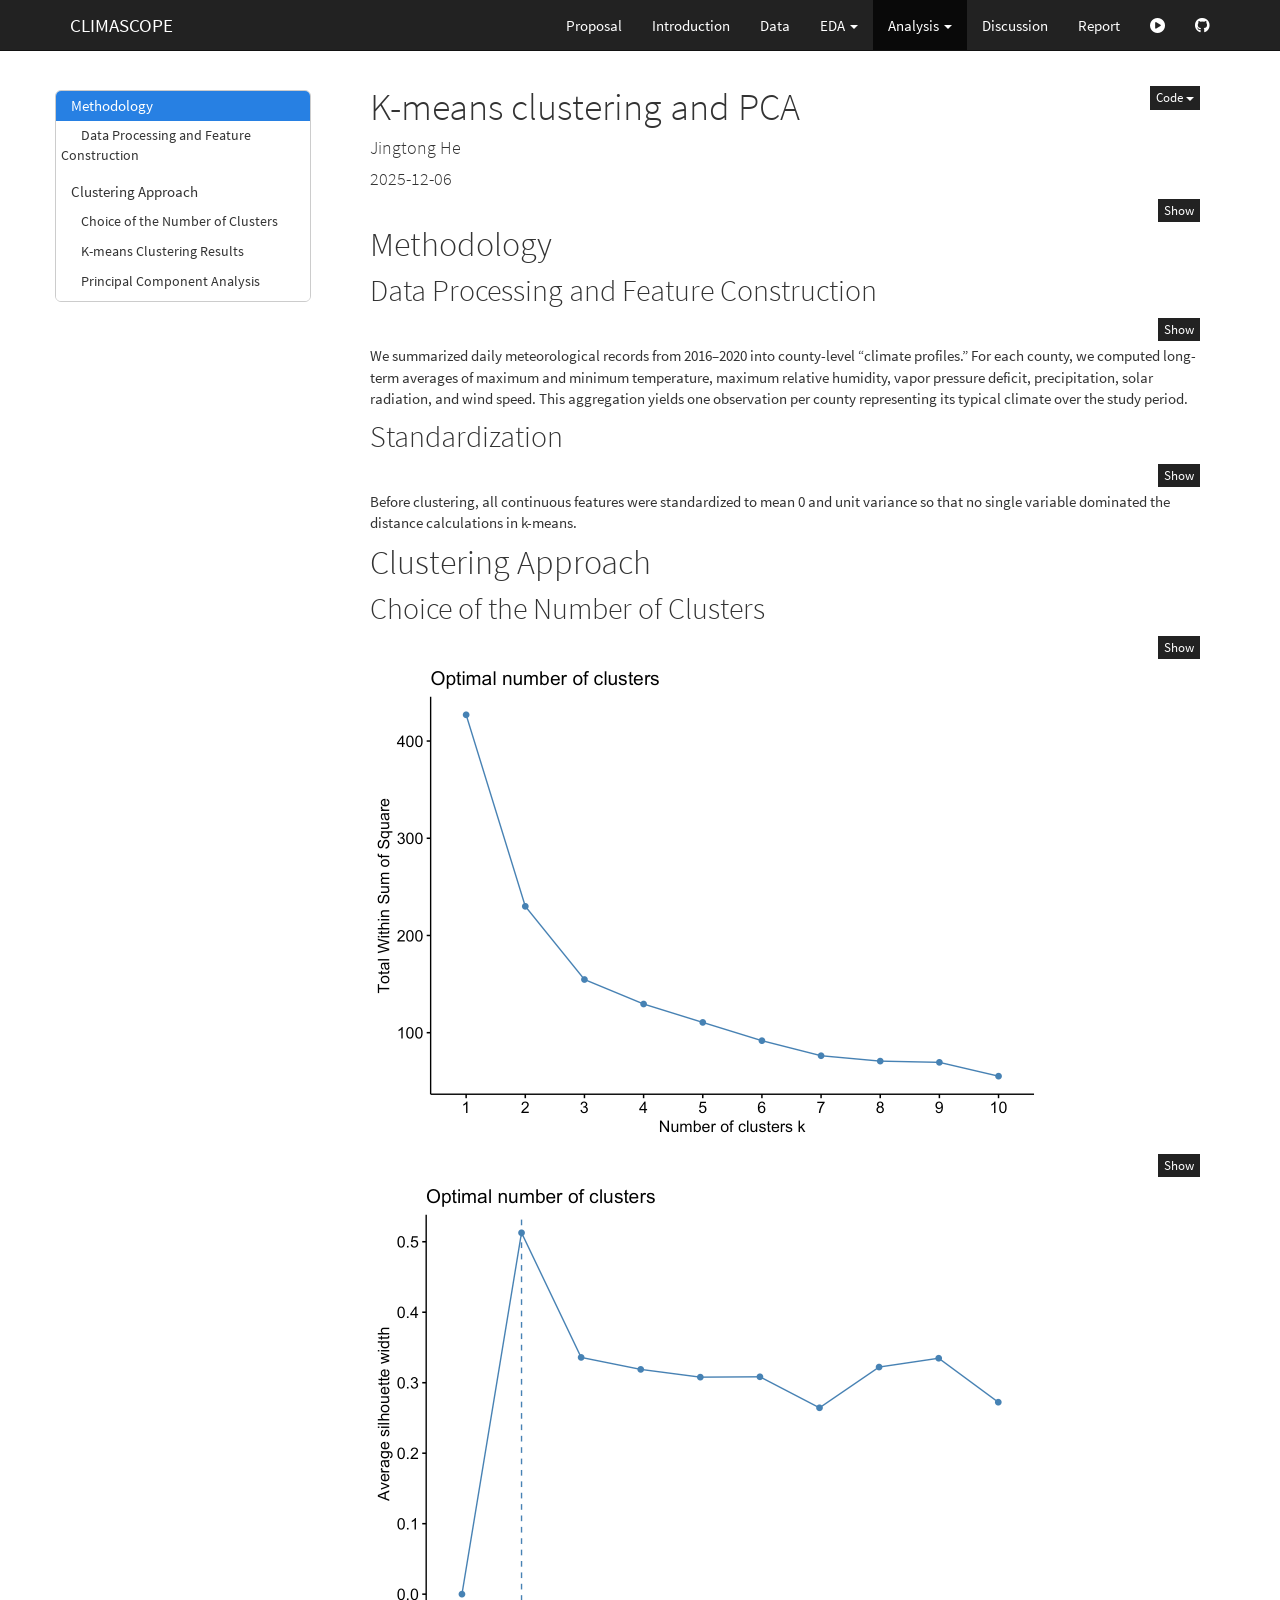
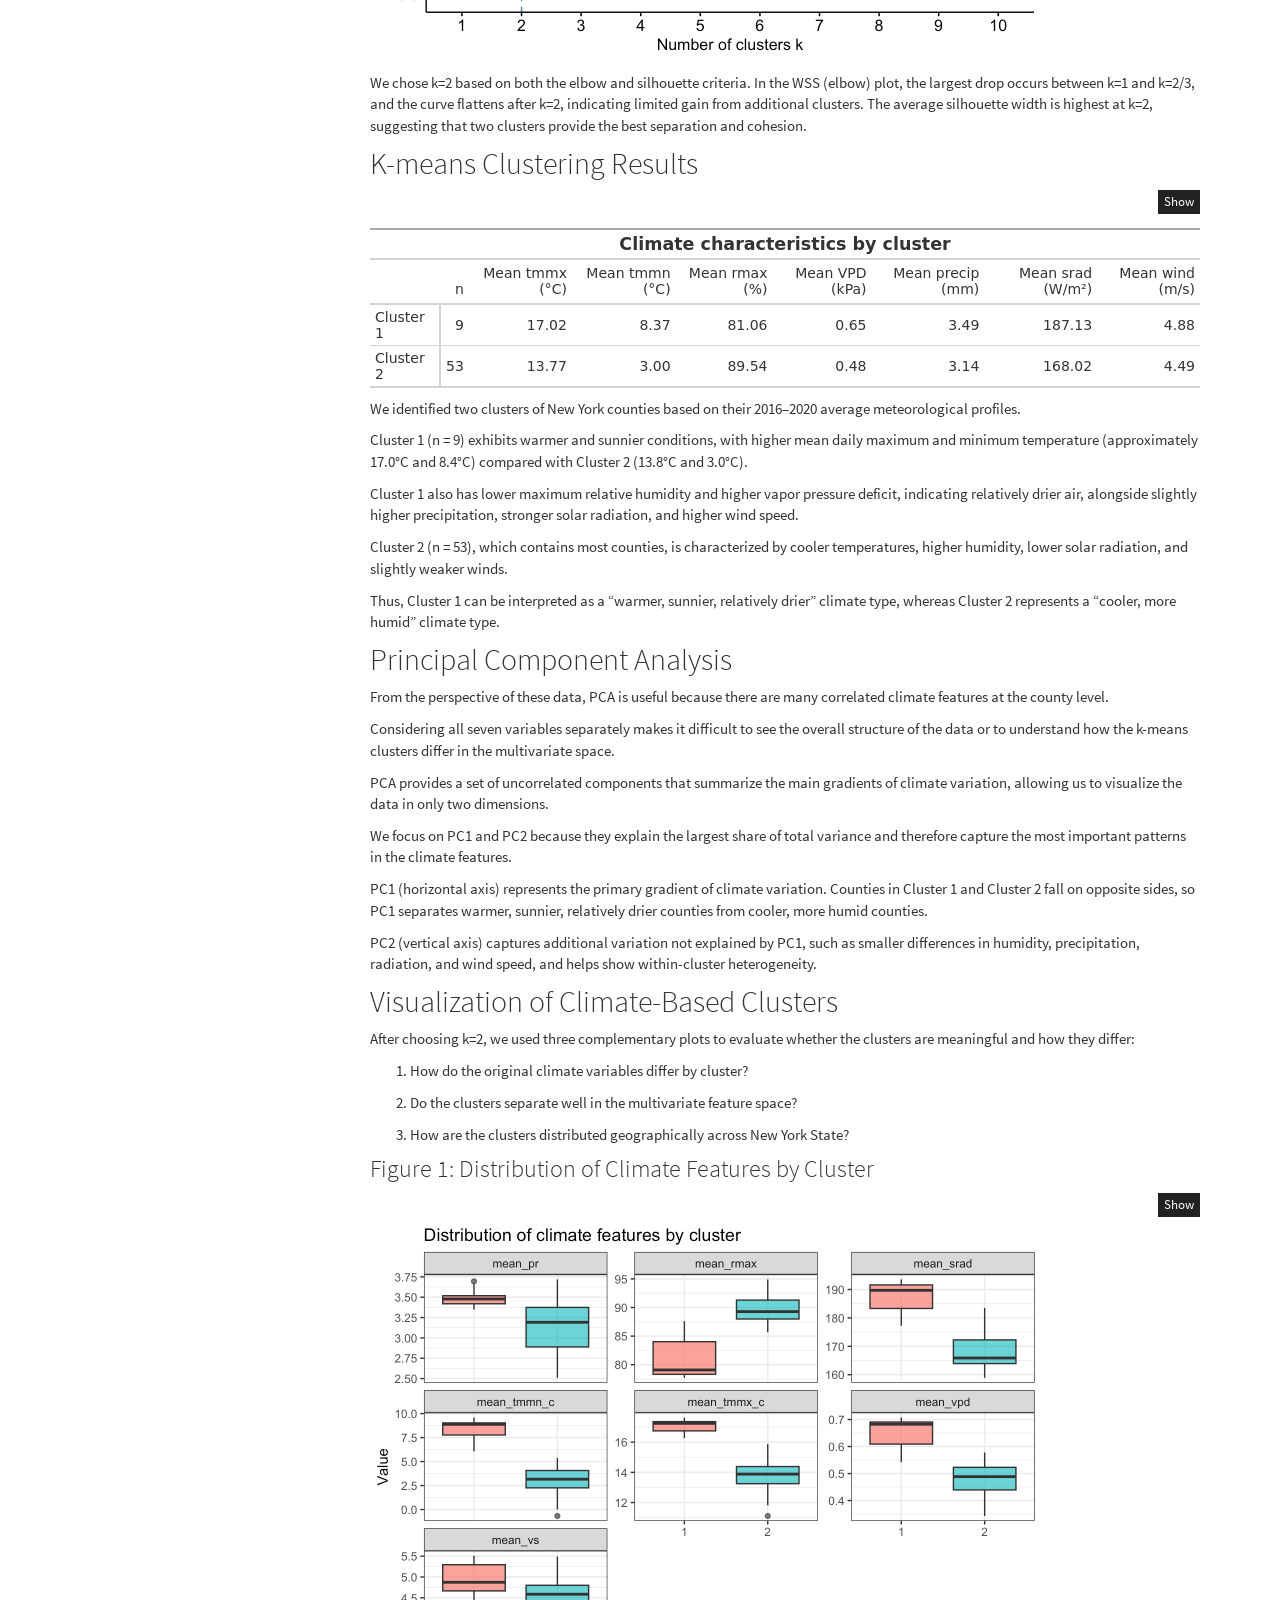
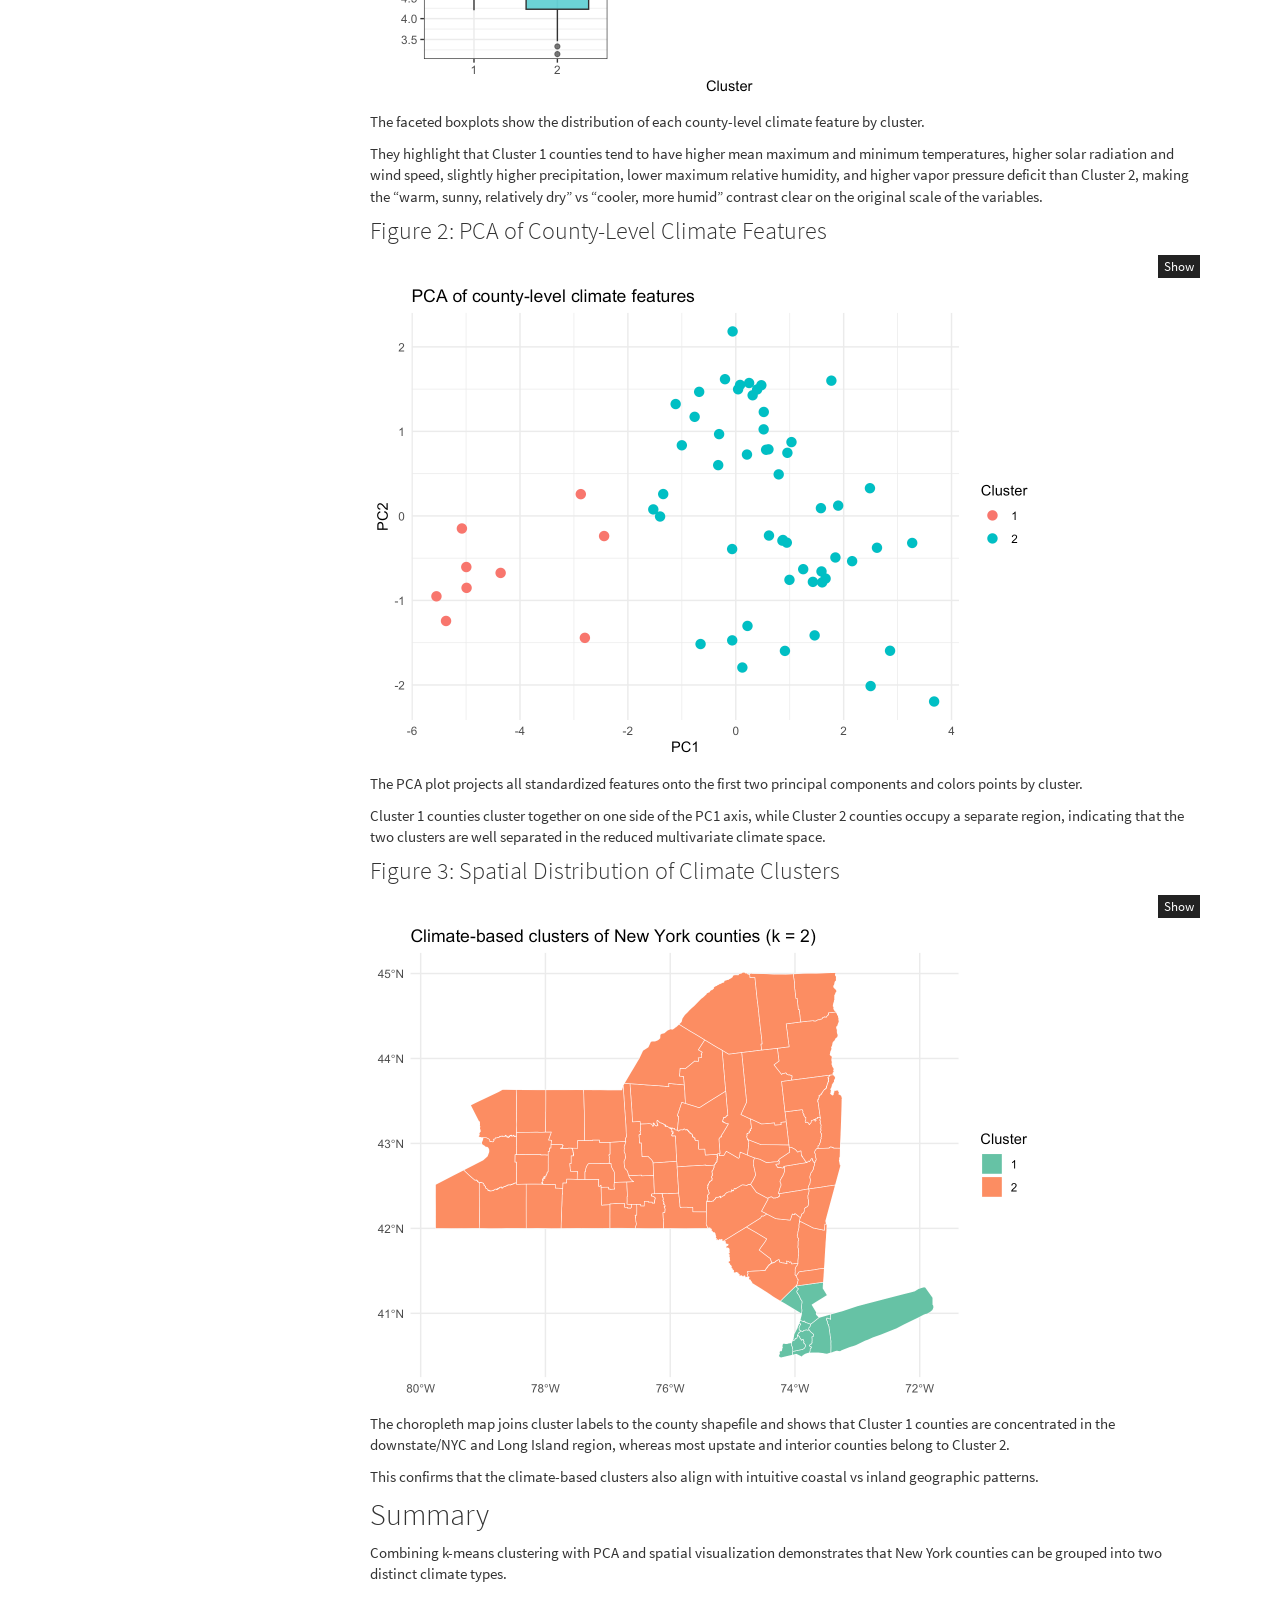
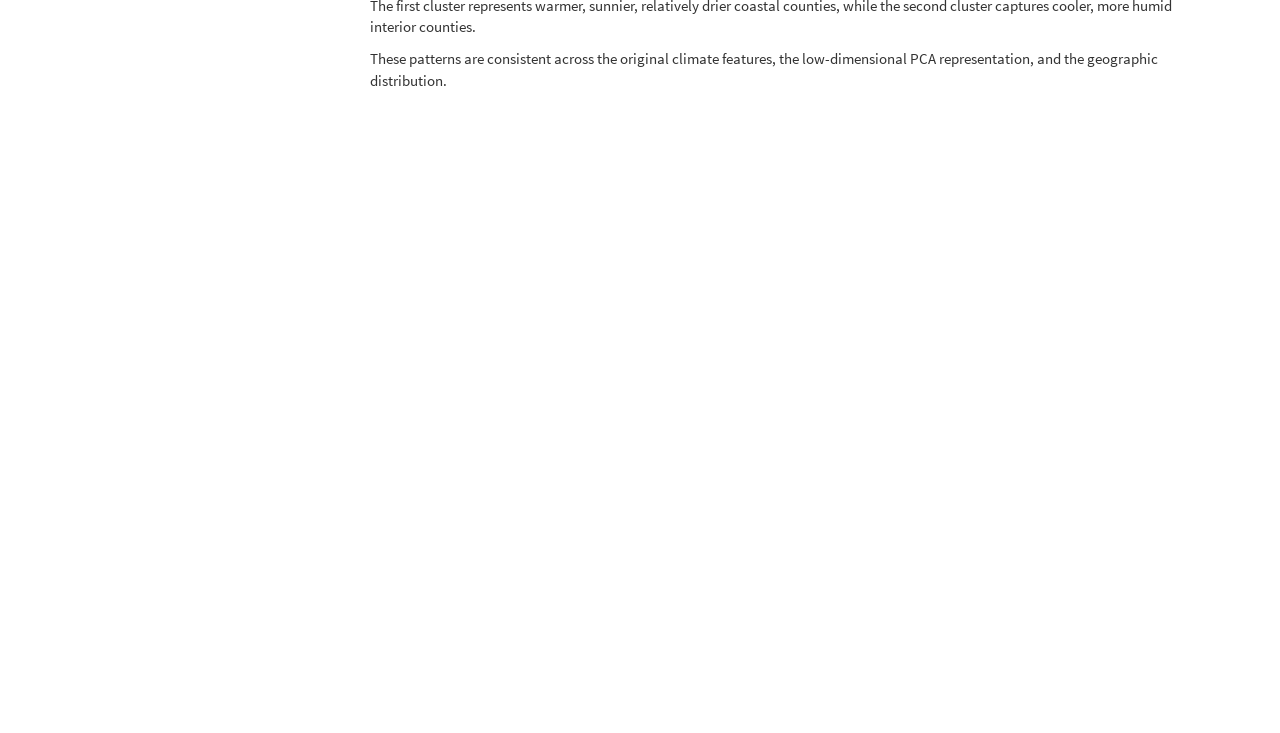
<file: cluster.html>
<!DOCTYPE html>

<html>

<head>

<meta charset="utf-8" />
<meta name="generator" content="pandoc" />
<meta http-equiv="X-UA-Compatible" content="IE=EDGE" />


<meta name="author" content="Jingtong He" />

<meta name="date" content="2025-12-06" />

<title>K-means clustering and PCA</title>

<script src="site_libs/header-attrs-2.29/header-attrs.js"></script>
<script src="site_libs/jquery-3.6.0/jquery-3.6.0.min.js"></script>
<meta name="viewport" content="width=device-width, initial-scale=1" />
<link href="site_libs/bootstrap-3.3.5/css/cosmo.min.css" rel="stylesheet" />
<script src="site_libs/bootstrap-3.3.5/js/bootstrap.min.js"></script>
<script src="site_libs/bootstrap-3.3.5/shim/html5shiv.min.js"></script>
<script src="site_libs/bootstrap-3.3.5/shim/respond.min.js"></script>
<style>h1 {font-size: 34px;}
       h1.title {font-size: 38px;}
       h2 {font-size: 30px;}
       h3 {font-size: 24px;}
       h4 {font-size: 18px;}
       h5 {font-size: 16px;}
       h6 {font-size: 12px;}
       code {color: inherit; background-color: rgba(0, 0, 0, 0.04);}
       pre:not([class]) { background-color: white }</style>
<script src="site_libs/jqueryui-1.13.2/jquery-ui.min.js"></script>
<link href="site_libs/tocify-1.9.1/jquery.tocify.css" rel="stylesheet" />
<script src="site_libs/tocify-1.9.1/jquery.tocify.js"></script>
<script src="site_libs/navigation-1.1/tabsets.js"></script>
<script src="site_libs/navigation-1.1/codefolding.js"></script>
<link href="site_libs/highlightjs-9.12.0/textmate.css" rel="stylesheet" />
<script src="site_libs/highlightjs-9.12.0/highlight.js"></script>
<link href="site_libs/font-awesome-6.5.2/css/all.min.css" rel="stylesheet" />
<link href="site_libs/font-awesome-6.5.2/css/v4-shims.min.css" rel="stylesheet" />

<style type="text/css">
  code{white-space: pre-wrap;}
  span.smallcaps{font-variant: small-caps;}
  span.underline{text-decoration: underline;}
  div.column{display: inline-block; vertical-align: top; width: 50%;}
  div.hanging-indent{margin-left: 1.5em; text-indent: -1.5em;}
  ul.task-list{list-style: none;}
    </style>

<style type="text/css">code{white-space: pre;}</style>
<script type="text/javascript">
if (window.hljs) {
  hljs.configure({languages: []});
  hljs.initHighlightingOnLoad();
  if (document.readyState && document.readyState === "complete") {
    window.setTimeout(function() { hljs.initHighlighting(); }, 0);
  }
}
</script>









<style type = "text/css">
.main-container {
  max-width: 940px;
  margin-left: auto;
  margin-right: auto;
}
img {
  max-width:100%;
}
.tabbed-pane {
  padding-top: 12px;
}
.html-widget {
  margin-bottom: 20px;
}
button.code-folding-btn:focus {
  outline: none;
}
summary {
  display: list-item;
}
details > summary > p:only-child {
  display: inline;
}
pre code {
  padding: 0;
}
</style>


<style type="text/css">
.dropdown-submenu {
  position: relative;
}
.dropdown-submenu>.dropdown-menu {
  top: 0;
  left: 100%;
  margin-top: -6px;
  margin-left: -1px;
  border-radius: 0 6px 6px 6px;
}
.dropdown-submenu:hover>.dropdown-menu {
  display: block;
}
.dropdown-submenu>a:after {
  display: block;
  content: " ";
  float: right;
  width: 0;
  height: 0;
  border-color: transparent;
  border-style: solid;
  border-width: 5px 0 5px 5px;
  border-left-color: #cccccc;
  margin-top: 5px;
  margin-right: -10px;
}
.dropdown-submenu:hover>a:after {
  border-left-color: #adb5bd;
}
.dropdown-submenu.pull-left {
  float: none;
}
.dropdown-submenu.pull-left>.dropdown-menu {
  left: -100%;
  margin-left: 10px;
  border-radius: 6px 0 6px 6px;
}
</style>

<script type="text/javascript">
// manage active state of menu based on current page
$(document).ready(function () {
  // active menu anchor
  href = window.location.pathname
  href = href.substr(href.lastIndexOf('/') + 1)
  if (href === "")
    href = "index.html";
  var menuAnchor = $('a[href="' + href + '"]');

  // mark the anchor link active (and if it's in a dropdown, also mark that active)
  var dropdown = menuAnchor.closest('li.dropdown');
  if (window.bootstrap) { // Bootstrap 4+
    menuAnchor.addClass('active');
    dropdown.find('> .dropdown-toggle').addClass('active');
  } else { // Bootstrap 3
    menuAnchor.parent().addClass('active');
    dropdown.addClass('active');
  }

  // Navbar adjustments
  var navHeight = $(".navbar").first().height() + 15;
  var style = document.createElement('style');
  var pt = "padding-top: " + navHeight + "px; ";
  var mt = "margin-top: -" + navHeight + "px; ";
  var css = "";
  // offset scroll position for anchor links (for fixed navbar)
  for (var i = 1; i <= 6; i++) {
    css += ".section h" + i + "{ " + pt + mt + "}\n";
  }
  style.innerHTML = "body {" + pt + "padding-bottom: 40px; }\n" + css;
  document.head.appendChild(style);
});
</script>

<!-- tabsets -->

<style type="text/css">
.tabset-dropdown > .nav-tabs {
  display: inline-table;
  max-height: 500px;
  min-height: 44px;
  overflow-y: auto;
  border: 1px solid #ddd;
  border-radius: 4px;
}

.tabset-dropdown > .nav-tabs > li.active:before, .tabset-dropdown > .nav-tabs.nav-tabs-open:before {
  content: "\e259";
  font-family: 'Glyphicons Halflings';
  display: inline-block;
  padding: 10px;
  border-right: 1px solid #ddd;
}

.tabset-dropdown > .nav-tabs.nav-tabs-open > li.active:before {
  content: "\e258";
  font-family: 'Glyphicons Halflings';
  border: none;
}

.tabset-dropdown > .nav-tabs > li.active {
  display: block;
}

.tabset-dropdown > .nav-tabs > li > a,
.tabset-dropdown > .nav-tabs > li > a:focus,
.tabset-dropdown > .nav-tabs > li > a:hover {
  border: none;
  display: inline-block;
  border-radius: 4px;
  background-color: transparent;
}

.tabset-dropdown > .nav-tabs.nav-tabs-open > li {
  display: block;
  float: none;
}

.tabset-dropdown > .nav-tabs > li {
  display: none;
}
</style>

<!-- code folding -->
<style type="text/css">
.code-folding-btn { margin-bottom: 4px; }
</style>



<style type="text/css">

#TOC {
  margin: 25px 0px 20px 0px;
}
@media (max-width: 768px) {
#TOC {
  position: relative;
  width: 100%;
}
}

@media print {
.toc-content {
  /* see https://github.com/w3c/csswg-drafts/issues/4434 */
  float: right;
}
}

.toc-content {
  padding-left: 30px;
  padding-right: 40px;
}

div.main-container {
  max-width: 1200px;
}

div.tocify {
  width: 20%;
  max-width: 260px;
  max-height: 85%;
}

@media (min-width: 768px) and (max-width: 991px) {
  div.tocify {
    width: 25%;
  }
}

@media (max-width: 767px) {
  div.tocify {
    width: 100%;
    max-width: none;
  }
}

.tocify ul, .tocify li {
  line-height: 20px;
}

.tocify-subheader .tocify-item {
  font-size: 0.90em;
}

.tocify .list-group-item {
  border-radius: 0px;
}


</style>



</head>

<body>


<div class="container-fluid main-container">


<!-- setup 3col/9col grid for toc_float and main content  -->
<div class="row">
<div class="col-xs-12 col-sm-4 col-md-3">
<div id="TOC" class="tocify">
</div>
</div>

<div class="toc-content col-xs-12 col-sm-8 col-md-9">




<div class="navbar navbar-default  navbar-fixed-top" role="navigation">
  <div class="container">
    <div class="navbar-header">
      <button type="button" class="navbar-toggle collapsed" data-toggle="collapse" data-bs-toggle="collapse" data-target="#navbar" data-bs-target="#navbar">
        <span class="icon-bar"></span>
        <span class="icon-bar"></span>
        <span class="icon-bar"></span>
      </button>
      <a class="navbar-brand" href="index.html">CLIMASCOPE</a>
    </div>
    <div id="navbar" class="navbar-collapse collapse">
      <ul class="nav navbar-nav">
        
      </ul>
      <ul class="nav navbar-nav navbar-right">
        <li>
  <a href="Proposal.html">Proposal</a>
</li>
<li>
  <a href="Introduction.html">Introduction</a>
</li>
<li>
  <a href="data.html">Data</a>
</li>
<li class="dropdown">
  <a href="#" class="dropdown-toggle" data-toggle="dropdown" role="button" data-bs-toggle="dropdown" aria-expanded="false">
    EDA
     
    <span class="caret"></span>
  </a>
  <ul class="dropdown-menu" role="menu">
    <li>
      <a href="EDA.html">Main Predictors</a>
    </li>
    <li>
      <a href="https://xucy2347.shinyapps.io/NYmeteor_dashboard/">Data Presentation</a>
    </li>
  </ul>
</li>
<li class="dropdown">
  <a href="#" class="dropdown-toggle" data-toggle="dropdown" role="button" data-bs-toggle="dropdown" aria-expanded="false">
    Analysis
     
    <span class="caret"></span>
  </a>
  <ul class="dropdown-menu" role="menu">
    <li>
      <a href="cluster.html">K-means clustering and PCA</a>
    </li>
    <li>
      <a href="prediction.html">Prediction</a>
    </li>
  </ul>
</li>
<li>
  <a href="discussion.html">Discussion</a>
</li>
<li>
  <a href="Report.html">Report</a>
</li>
<li>
  <a href="https://youtu.be/BQuubPFnTsk">
    <span class="fa fa-play-circle"></span>
     
  </a>
</li>
<li>
  <a href="https://github.com/jt4977/meteor.github.io.git">
    <span class="fa fa-github"></span>
     
  </a>
</li>
      </ul>
    </div><!--/.nav-collapse -->
  </div><!--/.container -->
</div><!--/.navbar -->

<div id="header">

<div class="btn-group pull-right float-right">
<button type="button" class="btn btn-default btn-xs btn-secondary btn-sm dropdown-toggle" data-toggle="dropdown" data-bs-toggle="dropdown" aria-haspopup="true" aria-expanded="false"><span>Code</span> <span class="caret"></span></button>
<ul class="dropdown-menu dropdown-menu-right" style="min-width: 50px;">
<li><a id="rmd-show-all-code" href="#">Show All Code</a></li>
<li><a id="rmd-hide-all-code" href="#">Hide All Code</a></li>
</ul>
</div>



<h1 class="title toc-ignore">K-means clustering and PCA</h1>
<h4 class="author">Jingtong He</h4>
<h4 class="date">2025-12-06</h4>

</div>


<pre class="r"><code>knitr::opts_chunk$set(message = FALSE, warning = FALSE)
library(dplyr)
library(lubridate)
library(sf)
library(tidyverse)
library(factoextra)
library(ggplot2)

county_fips_df &lt;- st_read(&quot;df_gen/data/NYcounty_fips&quot;, quiet = TRUE)
weather &lt;- read.csv(&quot;df_gen/data/meteor_2016to20_NY.csv&quot;)</code></pre>
<div id="methodology" class="section level1">
<h1>Methodology</h1>
<div id="data-processing-and-feature-construction"
class="section level2">
<h2>Data Processing and Feature Construction</h2>
<pre class="r"><code>weather2 &lt;- weather |&gt;
mutate(
tmmx_c = tmmx - 273.15,
tmmn_c = tmmn - 273.15,
year   = year(date),
month  = month(date)
)

county_feat &lt;- weather2 |&gt;
group_by(county) |&gt;
summarise(
mean_tmmx_c = mean(tmmx_c, na.rm = TRUE),
mean_tmmn_c = mean(tmmn_c, na.rm = TRUE),
mean_rmax   = mean(rmax,   na.rm = TRUE),
mean_vpd    = mean(vpd,    na.rm = TRUE),
mean_pr     = mean(pr,     na.rm = TRUE),
mean_srad   = mean(srad,   na.rm = TRUE),
mean_vs     = mean(vs,     na.rm = TRUE),
.groups = &quot;drop&quot;
)</code></pre>
<p>We summarized daily meteorological records from 2016–2020 into
county-level “climate profiles.” For each county, we computed long-term
averages of maximum and minimum temperature, maximum relative humidity,
vapor pressure deficit, precipitation, solar radiation, and wind speed.
This aggregation yields one observation per county representing its
typical climate over the study period.</p>
</div>
<div id="standardization" class="section level2">
<h2>Standardization</h2>
<pre class="r"><code>feat_mat &lt;- county_feat |&gt;
select(-county) |&gt;
scale() |&gt;
as.matrix()</code></pre>
<p>Before clustering, all continuous features were standardized to mean
0 and unit variance so that no single variable dominated the distance
calculations in k-means.</p>
</div>
</div>
<div id="clustering-approach" class="section level1">
<h1>Clustering Approach</h1>
<div id="choice-of-the-number-of-clusters" class="section level2">
<h2>Choice of the Number of Clusters</h2>
<pre class="r"><code>set.seed(123)

fviz_nbclust(feat_mat, kmeans, method = &quot;wss&quot;)</code></pre>
<p><img src="cluster_files/figure-html/unnamed-chunk-4-1.png" width="672" /></p>
<pre class="r"><code>fviz_nbclust(feat_mat, kmeans, method = &quot;silhouette&quot;)</code></pre>
<p><img src="cluster_files/figure-html/unnamed-chunk-4-2.png" width="672" /></p>
<p>We chose k=2 based on both the elbow and silhouette criteria. In the
WSS (elbow) plot, the largest drop occurs between k=1 and k=2/3, and the
curve flattens after k=2, indicating limited gain from additional
clusters. The average silhouette width is highest at k=2, suggesting
that two clusters provide the best separation and cohesion.</p>
</div>
<div id="k-means-clustering-results" class="section level2">
<h2>K-means Clustering Results</h2>
<pre class="r"><code>library(gt)

cluster_table &lt;- cluster_summary |&gt;
  mutate(
    cluster = if_else(cluster == 1, &quot;Cluster 1&quot;, &quot;Cluster 2&quot;)
  ) |&gt;
  gt(rowname_col = &quot;cluster&quot;) |&gt;
  tab_header(
    title = md(&quot;**Climate characteristics by cluster**&quot;)
  ) |&gt;
  cols_label(
    n_counties  = &quot;n&quot;,
    mean_tmmx_c = &quot;Mean tmmx (°C)&quot;,
    mean_tmmn_c = &quot;Mean tmmn (°C)&quot;,
    mean_rmax   = &quot;Mean rmax (%)&quot;,
    mean_vpd    = &quot;Mean VPD (kPa)&quot;,
    mean_pr     = &quot;Mean precip (mm)&quot;,
    mean_srad   = &quot;Mean srad (W/m²)&quot;,
    mean_vs     = &quot;Mean wind (m/s)&quot;
  ) |&gt;
  fmt_number(
    columns = c(mean_tmmx_c:mean_vs),
    decimals = 2
  ) |&gt;
  tab_options(
    table.font.size = px(14),
    data_row.padding = px(4)
  )

cluster_table</code></pre>
<div id="ynywchplyn" style="padding-left:0px;padding-right:0px;padding-top:10px;padding-bottom:10px;overflow-x:auto;overflow-y:auto;width:auto;height:auto;">
<style>#ynywchplyn table {
  font-family: system-ui, 'Segoe UI', Roboto, Helvetica, Arial, sans-serif, 'Apple Color Emoji', 'Segoe UI Emoji', 'Segoe UI Symbol', 'Noto Color Emoji';
  -webkit-font-smoothing: antialiased;
  -moz-osx-font-smoothing: grayscale;
}

#ynywchplyn thead, #ynywchplyn tbody, #ynywchplyn tfoot, #ynywchplyn tr, #ynywchplyn td, #ynywchplyn th {
  border-style: none;
}

#ynywchplyn p {
  margin: 0;
  padding: 0;
}

#ynywchplyn .gt_table {
  display: table;
  border-collapse: collapse;
  line-height: normal;
  margin-left: auto;
  margin-right: auto;
  color: #333333;
  font-size: 14px;
  font-weight: normal;
  font-style: normal;
  background-color: #FFFFFF;
  width: auto;
  border-top-style: solid;
  border-top-width: 2px;
  border-top-color: #A8A8A8;
  border-right-style: none;
  border-right-width: 2px;
  border-right-color: #D3D3D3;
  border-bottom-style: solid;
  border-bottom-width: 2px;
  border-bottom-color: #A8A8A8;
  border-left-style: none;
  border-left-width: 2px;
  border-left-color: #D3D3D3;
}

#ynywchplyn .gt_caption {
  padding-top: 4px;
  padding-bottom: 4px;
}

#ynywchplyn .gt_title {
  color: #333333;
  font-size: 125%;
  font-weight: initial;
  padding-top: 4px;
  padding-bottom: 4px;
  padding-left: 5px;
  padding-right: 5px;
  border-bottom-color: #FFFFFF;
  border-bottom-width: 0;
}

#ynywchplyn .gt_subtitle {
  color: #333333;
  font-size: 85%;
  font-weight: initial;
  padding-top: 3px;
  padding-bottom: 5px;
  padding-left: 5px;
  padding-right: 5px;
  border-top-color: #FFFFFF;
  border-top-width: 0;
}

#ynywchplyn .gt_heading {
  background-color: #FFFFFF;
  text-align: center;
  border-bottom-color: #FFFFFF;
  border-left-style: none;
  border-left-width: 1px;
  border-left-color: #D3D3D3;
  border-right-style: none;
  border-right-width: 1px;
  border-right-color: #D3D3D3;
}

#ynywchplyn .gt_bottom_border {
  border-bottom-style: solid;
  border-bottom-width: 2px;
  border-bottom-color: #D3D3D3;
}

#ynywchplyn .gt_col_headings {
  border-top-style: solid;
  border-top-width: 2px;
  border-top-color: #D3D3D3;
  border-bottom-style: solid;
  border-bottom-width: 2px;
  border-bottom-color: #D3D3D3;
  border-left-style: none;
  border-left-width: 1px;
  border-left-color: #D3D3D3;
  border-right-style: none;
  border-right-width: 1px;
  border-right-color: #D3D3D3;
}

#ynywchplyn .gt_col_heading {
  color: #333333;
  background-color: #FFFFFF;
  font-size: 100%;
  font-weight: normal;
  text-transform: inherit;
  border-left-style: none;
  border-left-width: 1px;
  border-left-color: #D3D3D3;
  border-right-style: none;
  border-right-width: 1px;
  border-right-color: #D3D3D3;
  vertical-align: bottom;
  padding-top: 5px;
  padding-bottom: 6px;
  padding-left: 5px;
  padding-right: 5px;
  overflow-x: hidden;
}

#ynywchplyn .gt_column_spanner_outer {
  color: #333333;
  background-color: #FFFFFF;
  font-size: 100%;
  font-weight: normal;
  text-transform: inherit;
  padding-top: 0;
  padding-bottom: 0;
  padding-left: 4px;
  padding-right: 4px;
}

#ynywchplyn .gt_column_spanner_outer:first-child {
  padding-left: 0;
}

#ynywchplyn .gt_column_spanner_outer:last-child {
  padding-right: 0;
}

#ynywchplyn .gt_column_spanner {
  border-bottom-style: solid;
  border-bottom-width: 2px;
  border-bottom-color: #D3D3D3;
  vertical-align: bottom;
  padding-top: 5px;
  padding-bottom: 5px;
  overflow-x: hidden;
  display: inline-block;
  width: 100%;
}

#ynywchplyn .gt_spanner_row {
  border-bottom-style: hidden;
}

#ynywchplyn .gt_group_heading {
  padding-top: 8px;
  padding-bottom: 8px;
  padding-left: 5px;
  padding-right: 5px;
  color: #333333;
  background-color: #FFFFFF;
  font-size: 100%;
  font-weight: initial;
  text-transform: inherit;
  border-top-style: solid;
  border-top-width: 2px;
  border-top-color: #D3D3D3;
  border-bottom-style: solid;
  border-bottom-width: 2px;
  border-bottom-color: #D3D3D3;
  border-left-style: none;
  border-left-width: 1px;
  border-left-color: #D3D3D3;
  border-right-style: none;
  border-right-width: 1px;
  border-right-color: #D3D3D3;
  vertical-align: middle;
  text-align: left;
}

#ynywchplyn .gt_empty_group_heading {
  padding: 0.5px;
  color: #333333;
  background-color: #FFFFFF;
  font-size: 100%;
  font-weight: initial;
  border-top-style: solid;
  border-top-width: 2px;
  border-top-color: #D3D3D3;
  border-bottom-style: solid;
  border-bottom-width: 2px;
  border-bottom-color: #D3D3D3;
  vertical-align: middle;
}

#ynywchplyn .gt_from_md > :first-child {
  margin-top: 0;
}

#ynywchplyn .gt_from_md > :last-child {
  margin-bottom: 0;
}

#ynywchplyn .gt_row {
  padding-top: 4px;
  padding-bottom: 4px;
  padding-left: 5px;
  padding-right: 5px;
  margin: 10px;
  border-top-style: solid;
  border-top-width: 1px;
  border-top-color: #D3D3D3;
  border-left-style: none;
  border-left-width: 1px;
  border-left-color: #D3D3D3;
  border-right-style: none;
  border-right-width: 1px;
  border-right-color: #D3D3D3;
  vertical-align: middle;
  overflow-x: hidden;
}

#ynywchplyn .gt_stub {
  color: #333333;
  background-color: #FFFFFF;
  font-size: 100%;
  font-weight: initial;
  text-transform: inherit;
  border-right-style: solid;
  border-right-width: 2px;
  border-right-color: #D3D3D3;
  padding-left: 5px;
  padding-right: 5px;
}

#ynywchplyn .gt_stub_row_group {
  color: #333333;
  background-color: #FFFFFF;
  font-size: 100%;
  font-weight: initial;
  text-transform: inherit;
  border-right-style: solid;
  border-right-width: 2px;
  border-right-color: #D3D3D3;
  padding-left: 5px;
  padding-right: 5px;
  vertical-align: top;
}

#ynywchplyn .gt_row_group_first td {
  border-top-width: 2px;
}

#ynywchplyn .gt_row_group_first th {
  border-top-width: 2px;
}

#ynywchplyn .gt_summary_row {
  color: #333333;
  background-color: #FFFFFF;
  text-transform: inherit;
  padding-top: 8px;
  padding-bottom: 8px;
  padding-left: 5px;
  padding-right: 5px;
}

#ynywchplyn .gt_first_summary_row {
  border-top-style: solid;
  border-top-color: #D3D3D3;
}

#ynywchplyn .gt_first_summary_row.thick {
  border-top-width: 2px;
}

#ynywchplyn .gt_last_summary_row {
  padding-top: 8px;
  padding-bottom: 8px;
  padding-left: 5px;
  padding-right: 5px;
  border-bottom-style: solid;
  border-bottom-width: 2px;
  border-bottom-color: #D3D3D3;
}

#ynywchplyn .gt_grand_summary_row {
  color: #333333;
  background-color: #FFFFFF;
  text-transform: inherit;
  padding-top: 8px;
  padding-bottom: 8px;
  padding-left: 5px;
  padding-right: 5px;
}

#ynywchplyn .gt_first_grand_summary_row {
  padding-top: 8px;
  padding-bottom: 8px;
  padding-left: 5px;
  padding-right: 5px;
  border-top-style: double;
  border-top-width: 6px;
  border-top-color: #D3D3D3;
}

#ynywchplyn .gt_last_grand_summary_row_top {
  padding-top: 8px;
  padding-bottom: 8px;
  padding-left: 5px;
  padding-right: 5px;
  border-bottom-style: double;
  border-bottom-width: 6px;
  border-bottom-color: #D3D3D3;
}

#ynywchplyn .gt_striped {
  background-color: rgba(128, 128, 128, 0.05);
}

#ynywchplyn .gt_table_body {
  border-top-style: solid;
  border-top-width: 2px;
  border-top-color: #D3D3D3;
  border-bottom-style: solid;
  border-bottom-width: 2px;
  border-bottom-color: #D3D3D3;
}

#ynywchplyn .gt_footnotes {
  color: #333333;
  background-color: #FFFFFF;
  border-bottom-style: none;
  border-bottom-width: 2px;
  border-bottom-color: #D3D3D3;
  border-left-style: none;
  border-left-width: 2px;
  border-left-color: #D3D3D3;
  border-right-style: none;
  border-right-width: 2px;
  border-right-color: #D3D3D3;
}

#ynywchplyn .gt_footnote {
  margin: 0px;
  font-size: 90%;
  padding-top: 4px;
  padding-bottom: 4px;
  padding-left: 5px;
  padding-right: 5px;
}

#ynywchplyn .gt_sourcenotes {
  color: #333333;
  background-color: #FFFFFF;
  border-bottom-style: none;
  border-bottom-width: 2px;
  border-bottom-color: #D3D3D3;
  border-left-style: none;
  border-left-width: 2px;
  border-left-color: #D3D3D3;
  border-right-style: none;
  border-right-width: 2px;
  border-right-color: #D3D3D3;
}

#ynywchplyn .gt_sourcenote {
  font-size: 90%;
  padding-top: 4px;
  padding-bottom: 4px;
  padding-left: 5px;
  padding-right: 5px;
}

#ynywchplyn .gt_left {
  text-align: left;
}

#ynywchplyn .gt_center {
  text-align: center;
}

#ynywchplyn .gt_right {
  text-align: right;
  font-variant-numeric: tabular-nums;
}

#ynywchplyn .gt_font_normal {
  font-weight: normal;
}

#ynywchplyn .gt_font_bold {
  font-weight: bold;
}

#ynywchplyn .gt_font_italic {
  font-style: italic;
}

#ynywchplyn .gt_super {
  font-size: 65%;
}

#ynywchplyn .gt_footnote_marks {
  font-size: 75%;
  vertical-align: 0.4em;
  position: initial;
}

#ynywchplyn .gt_asterisk {
  font-size: 100%;
  vertical-align: 0;
}

#ynywchplyn .gt_indent_1 {
  text-indent: 5px;
}

#ynywchplyn .gt_indent_2 {
  text-indent: 10px;
}

#ynywchplyn .gt_indent_3 {
  text-indent: 15px;
}

#ynywchplyn .gt_indent_4 {
  text-indent: 20px;
}

#ynywchplyn .gt_indent_5 {
  text-indent: 25px;
}

#ynywchplyn .katex-display {
  display: inline-flex !important;
  margin-bottom: 0.75em !important;
}

#ynywchplyn div.Reactable > div.rt-table > div.rt-thead > div.rt-tr.rt-tr-group-header > div.rt-th-group:after {
  height: 0px !important;
}
</style>
<table class="gt_table" data-quarto-disable-processing="false" data-quarto-bootstrap="false">
  <thead>
    <tr class="gt_heading">
      <td colspan="9" class="gt_heading gt_title gt_font_normal gt_bottom_border" style><span class='gt_from_md'><strong>Climate characteristics by cluster</strong></span></td>
    </tr>
    
    <tr class="gt_col_headings">
      <th class="gt_col_heading gt_columns_bottom_border gt_left" rowspan="1" colspan="1" scope="col" id="a::stub"></th>
      <th class="gt_col_heading gt_columns_bottom_border gt_right" rowspan="1" colspan="1" scope="col" id="n_counties">n</th>
      <th class="gt_col_heading gt_columns_bottom_border gt_right" rowspan="1" colspan="1" scope="col" id="mean_tmmx_c">Mean tmmx (°C)</th>
      <th class="gt_col_heading gt_columns_bottom_border gt_right" rowspan="1" colspan="1" scope="col" id="mean_tmmn_c">Mean tmmn (°C)</th>
      <th class="gt_col_heading gt_columns_bottom_border gt_right" rowspan="1" colspan="1" scope="col" id="mean_rmax">Mean rmax (%)</th>
      <th class="gt_col_heading gt_columns_bottom_border gt_right" rowspan="1" colspan="1" scope="col" id="mean_vpd">Mean VPD (kPa)</th>
      <th class="gt_col_heading gt_columns_bottom_border gt_right" rowspan="1" colspan="1" scope="col" id="mean_pr">Mean precip (mm)</th>
      <th class="gt_col_heading gt_columns_bottom_border gt_right" rowspan="1" colspan="1" scope="col" id="mean_srad">Mean srad (W/m²)</th>
      <th class="gt_col_heading gt_columns_bottom_border gt_right" rowspan="1" colspan="1" scope="col" id="mean_vs">Mean wind (m/s)</th>
    </tr>
  </thead>
  <tbody class="gt_table_body">
    <tr><th id="stub_1_1" scope="row" class="gt_row gt_left gt_stub">Cluster 1</th>
<td headers="stub_1_1 n_counties" class="gt_row gt_right">9</td>
<td headers="stub_1_1 mean_tmmx_c" class="gt_row gt_right">17.02</td>
<td headers="stub_1_1 mean_tmmn_c" class="gt_row gt_right">8.37</td>
<td headers="stub_1_1 mean_rmax" class="gt_row gt_right">81.06</td>
<td headers="stub_1_1 mean_vpd" class="gt_row gt_right">0.65</td>
<td headers="stub_1_1 mean_pr" class="gt_row gt_right">3.49</td>
<td headers="stub_1_1 mean_srad" class="gt_row gt_right">187.13</td>
<td headers="stub_1_1 mean_vs" class="gt_row gt_right">4.88</td></tr>
    <tr><th id="stub_1_2" scope="row" class="gt_row gt_left gt_stub">Cluster 2</th>
<td headers="stub_1_2 n_counties" class="gt_row gt_right">53</td>
<td headers="stub_1_2 mean_tmmx_c" class="gt_row gt_right">13.77</td>
<td headers="stub_1_2 mean_tmmn_c" class="gt_row gt_right">3.00</td>
<td headers="stub_1_2 mean_rmax" class="gt_row gt_right">89.54</td>
<td headers="stub_1_2 mean_vpd" class="gt_row gt_right">0.48</td>
<td headers="stub_1_2 mean_pr" class="gt_row gt_right">3.14</td>
<td headers="stub_1_2 mean_srad" class="gt_row gt_right">168.02</td>
<td headers="stub_1_2 mean_vs" class="gt_row gt_right">4.49</td></tr>
  </tbody>
  
</table>
</div>
<p>We identified two clusters of New York counties based on their
2016–2020 average meteorological profiles.</p>
<p>Cluster 1 (n = 9) exhibits warmer and sunnier conditions, with higher
mean daily maximum and minimum temperature (approximately 17.0°C and
8.4°C) compared with Cluster 2 (13.8°C and 3.0°C).</p>
<p>Cluster 1 also has lower maximum relative humidity and higher vapor
pressure deficit, indicating relatively drier air, alongside slightly
higher precipitation, stronger solar radiation, and higher wind
speed.</p>
<p>Cluster 2 (n = 53), which contains most counties, is characterized by
cooler temperatures, higher humidity, lower solar radiation, and
slightly weaker winds.</p>
<p>Thus, Cluster 1 can be interpreted as a “warmer, sunnier, relatively
drier” climate type, whereas Cluster 2 represents a “cooler, more humid”
climate type.</p>
</div>
<div id="principal-component-analysis" class="section level2">
<h2>Principal Component Analysis</h2>
<p>From the perspective of these data, PCA is useful because there are
many correlated climate features at the county level.</p>
<p>Considering all seven variables separately makes it difficult to see
the overall structure of the data or to understand how the k-means
clusters differ in the multivariate space.</p>
<p>PCA provides a set of uncorrelated components that summarize the main
gradients of climate variation, allowing us to visualize the data in
only two dimensions.</p>
<p>We focus on PC1 and PC2 because they explain the largest share of
total variance and therefore capture the most important patterns in the
climate features.</p>
<p>PC1 (horizontal axis) represents the primary gradient of climate
variation. Counties in Cluster 1 and Cluster 2 fall on opposite sides,
so PC1 separates warmer, sunnier, relatively drier counties from cooler,
more humid counties.</p>
<p>PC2 (vertical axis) captures additional variation not explained by
PC1, such as smaller differences in humidity, precipitation, radiation,
and wind speed, and helps show within-cluster heterogeneity.</p>
</div>
<div id="visualization-of-climate-based-clusters"
class="section level2">
<h2>Visualization of Climate-Based Clusters</h2>
<p>After choosing k=2, we used three complementary plots to evaluate
whether the clusters are meaningful and how they differ:</p>
<ol style="list-style-type: decimal">
<li><p>How do the original climate variables differ by cluster?</p></li>
<li><p>Do the clusters separate well in the multivariate feature
space?</p></li>
<li><p>How are the clusters distributed geographically across New York
State?</p></li>
</ol>
<div id="figure-1-distribution-of-climate-features-by-cluster"
class="section level3">
<h3>Figure 1: Distribution of Climate Features by Cluster</h3>
<pre class="r"><code>plot_data &lt;- county_cluster |&gt;
select(county, cluster, mean_tmmx_c:mean_vs) |&gt;
pivot_longer(
cols = -c(county, cluster),
names_to = &quot;variable&quot;,
values_to = &quot;value&quot;
)

ggplot(plot_data, aes(x = cluster, y = value, fill = cluster)) +
geom_boxplot(alpha = 0.7) +
facet_wrap(~ variable, scales = &quot;free_y&quot;) +
theme_bw() +
labs(
x = &quot;Cluster&quot;,
y = &quot;Value&quot;,
title = &quot;Distribution of climate features by cluster&quot;
) +
theme(legend.position = &quot;none&quot;)</code></pre>
<p><img src="cluster_files/figure-html/unnamed-chunk-7-1.png" width="672" /></p>
<p>The faceted boxplots show the distribution of each county-level
climate feature by cluster.</p>
<p>They highlight that Cluster 1 counties tend to have higher mean
maximum and minimum temperatures, higher solar radiation and wind speed,
slightly higher precipitation, lower maximum relative humidity, and
higher vapor pressure deficit than Cluster 2, making the “warm, sunny,
relatively dry” vs “cooler, more humid” contrast clear on the original
scale of the variables.</p>
</div>
<div id="figure-2-pca-of-county-level-climate-features"
class="section level3">
<h3>Figure 2: PCA of County-Level Climate Features</h3>
<pre class="r"><code>pca_fit &lt;- prcomp(feat_mat, center = FALSE, scale. = FALSE)

pca_df &lt;- as.data.frame(pca_fit$x[, 1:2]) |&gt;
mutate(
county  = county_feat$county,
cluster = county_cluster$cluster
)

ggplot(pca_df, aes(x = PC1, y = PC2, color = cluster)) +
geom_point(size = 3) +
theme_minimal() +
labs(
title = &quot;PCA of county-level climate features&quot;,
x = &quot;PC1&quot;,
y = &quot;PC2&quot;,
color = &quot;Cluster&quot;
)</code></pre>
<p><img src="cluster_files/figure-html/unnamed-chunk-8-1.png" width="672" /></p>
<p>The PCA plot projects all standardized features onto the first two
principal components and colors points by cluster.</p>
<p>Cluster 1 counties cluster together on one side of the PC1 axis,
while Cluster 2 counties occupy a separate region, indicating that the
two clusters are well separated in the reduced multivariate climate
space.</p>
</div>
<div id="figure-3-spatial-distribution-of-climate-clusters"
class="section level3">
<h3>Figure 3: Spatial Distribution of Climate Clusters</h3>
<pre class="r"><code>county_cluster2 &lt;- county_cluster |&gt;
mutate(fips = as.character(county))

ny_sf2 &lt;- county_fips_df |&gt;
mutate(fips = as.character(fips))

ny_map &lt;- ny_sf2 |&gt;
left_join(county_cluster2, by = &quot;fips&quot;)

ggplot(ny_map) +
geom_sf(aes(fill = cluster), color = &quot;white&quot;, size = 0.2) +
scale_fill_brewer(palette = &quot;Set2&quot;, name = &quot;Cluster&quot;) +
theme_minimal() +
labs(
title = &quot;Climate-based clusters of New York counties (k = 2)&quot;
)</code></pre>
<p><img src="cluster_files/figure-html/unnamed-chunk-9-1.png" width="672" /></p>
<p>The choropleth map joins cluster labels to the county shapefile and
shows that Cluster 1 counties are concentrated in the downstate/NYC and
Long Island region, whereas most upstate and interior counties belong to
Cluster 2.</p>
<p>This confirms that the climate-based clusters also align with
intuitive coastal vs inland geographic patterns.</p>
</div>
</div>
<div id="summary" class="section level2">
<h2>Summary</h2>
<p>Combining k-means clustering with PCA and spatial visualization
demonstrates that New York counties can be grouped into two distinct
climate types.</p>
<p>The first cluster represents warmer, sunnier, relatively drier
coastal counties, while the second cluster captures cooler, more humid
interior counties.</p>
<p>These patterns are consistent across the original climate features,
the low-dimensional PCA representation, and the geographic
distribution.</p>
</div>
</div>



</div>
</div>

</div>

<script>

// add bootstrap table styles to pandoc tables
function bootstrapStylePandocTables() {
  $('tr.odd').parent('tbody').parent('table').addClass('table table-condensed');
}
$(document).ready(function () {
  bootstrapStylePandocTables();
});


</script>

<!-- tabsets -->

<script>
$(document).ready(function () {
  window.buildTabsets("TOC");
});

$(document).ready(function () {
  $('.tabset-dropdown > .nav-tabs > li').click(function () {
    $(this).parent().toggleClass('nav-tabs-open');
  });
});
</script>

<!-- code folding -->
<script>
$(document).ready(function () {
  window.initializeCodeFolding("hide" === "show");
});
</script>

<script>
$(document).ready(function ()  {

    // temporarily add toc-ignore selector to headers for the consistency with Pandoc
    $('.unlisted.unnumbered').addClass('toc-ignore')

    // move toc-ignore selectors from section div to header
    $('div.section.toc-ignore')
        .removeClass('toc-ignore')
        .children('h1,h2,h3,h4,h5').addClass('toc-ignore');

    // establish options
    var options = {
      selectors: "h1,h2,h3",
      theme: "bootstrap3",
      context: '.toc-content',
      hashGenerator: function (text) {
        return text.replace(/[.\\/?&!#<>]/g, '').replace(/\s/g, '_');
      },
      ignoreSelector: ".toc-ignore",
      scrollTo: 0
    };
    options.showAndHide = true;
    options.smoothScroll = true;

    // tocify
    var toc = $("#TOC").tocify(options).data("toc-tocify");
});
</script>

<!-- dynamically load mathjax for compatibility with self-contained -->
<script>
  (function () {
    var script = document.createElement("script");
    script.type = "text/javascript";
    script.src  = "https://mathjax.rstudio.com/latest/MathJax.js?config=TeX-AMS-MML_HTMLorMML";
    document.getElementsByTagName("head")[0].appendChild(script);
  })();
</script>

</body>
</html>
</file>
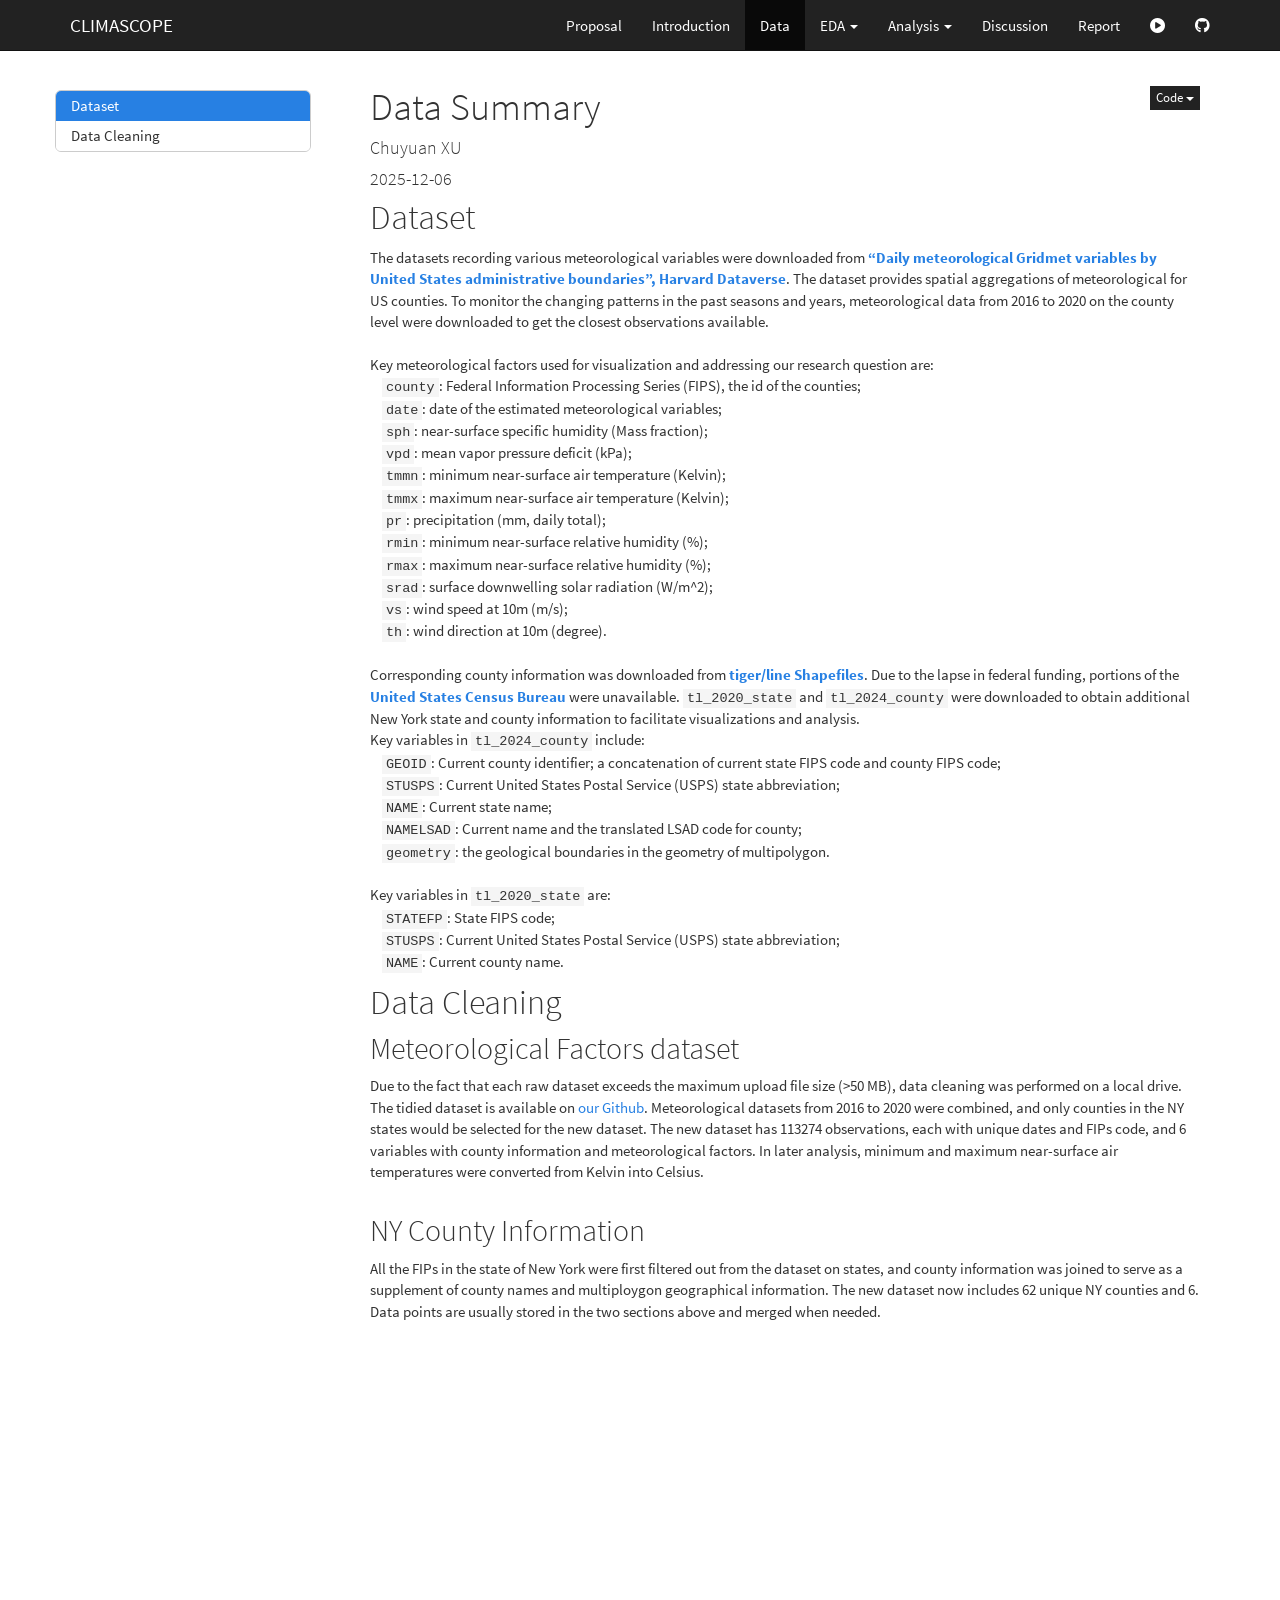
<file: data.html>
<!DOCTYPE html>

<html>

<head>

<meta charset="utf-8" />
<meta name="generator" content="pandoc" />
<meta http-equiv="X-UA-Compatible" content="IE=EDGE" />


<meta name="author" content="Chuyuan XU" />

<meta name="date" content="2025-12-06" />

<title>Data Summary</title>

<script src="site_libs/header-attrs-2.29/header-attrs.js"></script>
<script src="site_libs/jquery-3.6.0/jquery-3.6.0.min.js"></script>
<meta name="viewport" content="width=device-width, initial-scale=1" />
<link href="site_libs/bootstrap-3.3.5/css/cosmo.min.css" rel="stylesheet" />
<script src="site_libs/bootstrap-3.3.5/js/bootstrap.min.js"></script>
<script src="site_libs/bootstrap-3.3.5/shim/html5shiv.min.js"></script>
<script src="site_libs/bootstrap-3.3.5/shim/respond.min.js"></script>
<style>h1 {font-size: 34px;}
       h1.title {font-size: 38px;}
       h2 {font-size: 30px;}
       h3 {font-size: 24px;}
       h4 {font-size: 18px;}
       h5 {font-size: 16px;}
       h6 {font-size: 12px;}
       code {color: inherit; background-color: rgba(0, 0, 0, 0.04);}
       pre:not([class]) { background-color: white }</style>
<script src="site_libs/jqueryui-1.13.2/jquery-ui.min.js"></script>
<link href="site_libs/tocify-1.9.1/jquery.tocify.css" rel="stylesheet" />
<script src="site_libs/tocify-1.9.1/jquery.tocify.js"></script>
<script src="site_libs/navigation-1.1/tabsets.js"></script>
<script src="site_libs/navigation-1.1/codefolding.js"></script>
<link href="site_libs/highlightjs-9.12.0/textmate.css" rel="stylesheet" />
<script src="site_libs/highlightjs-9.12.0/highlight.js"></script>
<link href="site_libs/font-awesome-6.5.2/css/all.min.css" rel="stylesheet" />
<link href="site_libs/font-awesome-6.5.2/css/v4-shims.min.css" rel="stylesheet" />

<style type="text/css">
  code{white-space: pre-wrap;}
  span.smallcaps{font-variant: small-caps;}
  span.underline{text-decoration: underline;}
  div.column{display: inline-block; vertical-align: top; width: 50%;}
  div.hanging-indent{margin-left: 1.5em; text-indent: -1.5em;}
  ul.task-list{list-style: none;}
    </style>

<style type="text/css">code{white-space: pre;}</style>
<script type="text/javascript">
if (window.hljs) {
  hljs.configure({languages: []});
  hljs.initHighlightingOnLoad();
  if (document.readyState && document.readyState === "complete") {
    window.setTimeout(function() { hljs.initHighlighting(); }, 0);
  }
}
</script>









<style type = "text/css">
.main-container {
  max-width: 940px;
  margin-left: auto;
  margin-right: auto;
}
img {
  max-width:100%;
}
.tabbed-pane {
  padding-top: 12px;
}
.html-widget {
  margin-bottom: 20px;
}
button.code-folding-btn:focus {
  outline: none;
}
summary {
  display: list-item;
}
details > summary > p:only-child {
  display: inline;
}
pre code {
  padding: 0;
}
</style>


<style type="text/css">
.dropdown-submenu {
  position: relative;
}
.dropdown-submenu>.dropdown-menu {
  top: 0;
  left: 100%;
  margin-top: -6px;
  margin-left: -1px;
  border-radius: 0 6px 6px 6px;
}
.dropdown-submenu:hover>.dropdown-menu {
  display: block;
}
.dropdown-submenu>a:after {
  display: block;
  content: " ";
  float: right;
  width: 0;
  height: 0;
  border-color: transparent;
  border-style: solid;
  border-width: 5px 0 5px 5px;
  border-left-color: #cccccc;
  margin-top: 5px;
  margin-right: -10px;
}
.dropdown-submenu:hover>a:after {
  border-left-color: #adb5bd;
}
.dropdown-submenu.pull-left {
  float: none;
}
.dropdown-submenu.pull-left>.dropdown-menu {
  left: -100%;
  margin-left: 10px;
  border-radius: 6px 0 6px 6px;
}
</style>

<script type="text/javascript">
// manage active state of menu based on current page
$(document).ready(function () {
  // active menu anchor
  href = window.location.pathname
  href = href.substr(href.lastIndexOf('/') + 1)
  if (href === "")
    href = "index.html";
  var menuAnchor = $('a[href="' + href + '"]');

  // mark the anchor link active (and if it's in a dropdown, also mark that active)
  var dropdown = menuAnchor.closest('li.dropdown');
  if (window.bootstrap) { // Bootstrap 4+
    menuAnchor.addClass('active');
    dropdown.find('> .dropdown-toggle').addClass('active');
  } else { // Bootstrap 3
    menuAnchor.parent().addClass('active');
    dropdown.addClass('active');
  }

  // Navbar adjustments
  var navHeight = $(".navbar").first().height() + 15;
  var style = document.createElement('style');
  var pt = "padding-top: " + navHeight + "px; ";
  var mt = "margin-top: -" + navHeight + "px; ";
  var css = "";
  // offset scroll position for anchor links (for fixed navbar)
  for (var i = 1; i <= 6; i++) {
    css += ".section h" + i + "{ " + pt + mt + "}\n";
  }
  style.innerHTML = "body {" + pt + "padding-bottom: 40px; }\n" + css;
  document.head.appendChild(style);
});
</script>

<!-- tabsets -->

<style type="text/css">
.tabset-dropdown > .nav-tabs {
  display: inline-table;
  max-height: 500px;
  min-height: 44px;
  overflow-y: auto;
  border: 1px solid #ddd;
  border-radius: 4px;
}

.tabset-dropdown > .nav-tabs > li.active:before, .tabset-dropdown > .nav-tabs.nav-tabs-open:before {
  content: "\e259";
  font-family: 'Glyphicons Halflings';
  display: inline-block;
  padding: 10px;
  border-right: 1px solid #ddd;
}

.tabset-dropdown > .nav-tabs.nav-tabs-open > li.active:before {
  content: "\e258";
  font-family: 'Glyphicons Halflings';
  border: none;
}

.tabset-dropdown > .nav-tabs > li.active {
  display: block;
}

.tabset-dropdown > .nav-tabs > li > a,
.tabset-dropdown > .nav-tabs > li > a:focus,
.tabset-dropdown > .nav-tabs > li > a:hover {
  border: none;
  display: inline-block;
  border-radius: 4px;
  background-color: transparent;
}

.tabset-dropdown > .nav-tabs.nav-tabs-open > li {
  display: block;
  float: none;
}

.tabset-dropdown > .nav-tabs > li {
  display: none;
}
</style>

<!-- code folding -->
<style type="text/css">
.code-folding-btn { margin-bottom: 4px; }
</style>



<style type="text/css">

#TOC {
  margin: 25px 0px 20px 0px;
}
@media (max-width: 768px) {
#TOC {
  position: relative;
  width: 100%;
}
}

@media print {
.toc-content {
  /* see https://github.com/w3c/csswg-drafts/issues/4434 */
  float: right;
}
}

.toc-content {
  padding-left: 30px;
  padding-right: 40px;
}

div.main-container {
  max-width: 1200px;
}

div.tocify {
  width: 20%;
  max-width: 260px;
  max-height: 85%;
}

@media (min-width: 768px) and (max-width: 991px) {
  div.tocify {
    width: 25%;
  }
}

@media (max-width: 767px) {
  div.tocify {
    width: 100%;
    max-width: none;
  }
}

.tocify ul, .tocify li {
  line-height: 20px;
}

.tocify-subheader .tocify-item {
  font-size: 0.90em;
}

.tocify .list-group-item {
  border-radius: 0px;
}


</style>



</head>

<body>


<div class="container-fluid main-container">


<!-- setup 3col/9col grid for toc_float and main content  -->
<div class="row">
<div class="col-xs-12 col-sm-4 col-md-3">
<div id="TOC" class="tocify">
</div>
</div>

<div class="toc-content col-xs-12 col-sm-8 col-md-9">




<div class="navbar navbar-default  navbar-fixed-top" role="navigation">
  <div class="container">
    <div class="navbar-header">
      <button type="button" class="navbar-toggle collapsed" data-toggle="collapse" data-bs-toggle="collapse" data-target="#navbar" data-bs-target="#navbar">
        <span class="icon-bar"></span>
        <span class="icon-bar"></span>
        <span class="icon-bar"></span>
      </button>
      <a class="navbar-brand" href="index.html">CLIMASCOPE</a>
    </div>
    <div id="navbar" class="navbar-collapse collapse">
      <ul class="nav navbar-nav">
        
      </ul>
      <ul class="nav navbar-nav navbar-right">
        <li>
  <a href="Proposal.html">Proposal</a>
</li>
<li>
  <a href="Introduction.html">Introduction</a>
</li>
<li>
  <a href="data.html">Data</a>
</li>
<li class="dropdown">
  <a href="#" class="dropdown-toggle" data-toggle="dropdown" role="button" data-bs-toggle="dropdown" aria-expanded="false">
    EDA
     
    <span class="caret"></span>
  </a>
  <ul class="dropdown-menu" role="menu">
    <li>
      <a href="EDA.html">Main Predictors</a>
    </li>
    <li>
      <a href="https://xucy2347.shinyapps.io/NYmeteor_dashboard/">Data Presentation</a>
    </li>
  </ul>
</li>
<li class="dropdown">
  <a href="#" class="dropdown-toggle" data-toggle="dropdown" role="button" data-bs-toggle="dropdown" aria-expanded="false">
    Analysis
     
    <span class="caret"></span>
  </a>
  <ul class="dropdown-menu" role="menu">
    <li>
      <a href="cluster.html">K-means clustering and PCA</a>
    </li>
    <li>
      <a href="prediction.html">Prediction</a>
    </li>
  </ul>
</li>
<li>
  <a href="discussion.html">Discussion</a>
</li>
<li>
  <a href="Report.html">Report</a>
</li>
<li>
  <a href="https://youtu.be/BQuubPFnTsk">
    <span class="fa fa-play-circle"></span>
     
  </a>
</li>
<li>
  <a href="https://github.com/jt4977/meteor.github.io.git">
    <span class="fa fa-github"></span>
     
  </a>
</li>
      </ul>
    </div><!--/.nav-collapse -->
  </div><!--/.container -->
</div><!--/.navbar -->

<div id="header">

<div class="btn-group pull-right float-right">
<button type="button" class="btn btn-default btn-xs btn-secondary btn-sm dropdown-toggle" data-toggle="dropdown" data-bs-toggle="dropdown" aria-haspopup="true" aria-expanded="false"><span>Code</span> <span class="caret"></span></button>
<ul class="dropdown-menu dropdown-menu-right" style="min-width: 50px;">
<li><a id="rmd-show-all-code" href="#">Show All Code</a></li>
<li><a id="rmd-hide-all-code" href="#">Hide All Code</a></li>
</ul>
</div>



<h1 class="title toc-ignore">Data Summary</h1>
<h4 class="author">Chuyuan XU</h4>
<h4 class="date">2025-12-06</h4>

</div>


<div id="dataset" class="section level1">
<h1>Dataset</h1>
<p>The datasets recording various meteorological variables were
downloaded from <strong><a
href="https://doi.org/10.7910/DVN/FYTME3">“Daily meteorological Gridmet
variables by United States administrative boundaries”, Harvard
Dataverse</a></strong>. The dataset provides spatial aggregations of
meteorological for US counties. To monitor the changing patterns in the
past seasons and years, meteorological data from 2016 to 2020 on the
county level were downloaded to get the closest observations
available.<br />
<br />
Key meteorological factors used for visualization and addressing our
research question are:<br />
    <code>county</code>: Federal Information Processing Series (FIPS),
the id of the counties;<br />
    <code>date</code>: date of the estimated meteorological
variables;<br />
    <code>sph</code>: near-surface specific humidity (Mass
fraction);<br />
    <code>vpd</code>: mean vapor pressure deficit (kPa);<br />
    <code>tmmn</code>: minimum near-surface air temperature
(Kelvin);<br />
    <code>tmmx</code>: maximum near-surface air temperature
(Kelvin);<br />
    <code>pr</code>: precipitation (mm, daily total);<br />
    <code>rmin</code>: minimum near-surface relative humidity (%);<br />
    <code>rmax</code>: maximum near-surface relative humidity (%);<br />
    <code>srad</code>: surface downwelling solar radiation
(W/m^2);<br />
    <code>vs</code>: wind speed at 10m (m/s);<br />
    <code>th</code>: wind direction at 10m (degree).<br />
<br />
Corresponding county information was downloaded from <strong><a
href="https://www.census.gov/cgi-bin/geo/shapefiles/index.php">tiger/line
Shapefiles</a></strong>. Due to the lapse in federal funding, portions
of the <strong><a href="https://www.census.gov/">United States Census
Bureau</a></strong> were unavailable. <code>tl_2020_state</code> and
<code>tl_2024_county</code> were downloaded to obtain additional New
York state and county information to facilitate visualizations and
analysis.<br />
Key variables in <code>tl_2024_county</code> include:<br />
    <code>GEOID</code>: Current county identifier; a concatenation of
current state FIPS code and county FIPS code;<br />
    <code>STUSPS</code>: Current United States Postal Service (USPS)
state abbreviation;<br />
    <code>NAME</code>: Current state name;<br />
    <code>NAMELSAD</code>: Current name and the translated LSAD code for
county;<br />
    <code>geometry</code>: the geological boundaries in the geometry of
multipolygon.<br />
<br />
Key variables in <code>tl_2020_state</code> are:<br />
    <code>STATEFP</code>: State FIPS code;<br />
    <code>STUSPS</code>: Current United States Postal Service (USPS)
state abbreviation;<br />
    <code>NAME</code>: Current county name.<br />
</p>
</div>
<div id="data-cleaning" class="section level1">
<h1>Data Cleaning</h1>
<div id="meteorological-factors-dataset" class="section level2">
<h2>Meteorological Factors dataset</h2>
<p>Due to the fact that each raw dataset exceeds the maximum upload file
size (&gt;50 MB), data cleaning was performed on a local drive. The
tidied dataset is available on <a
href="https://github.com/jt4977/meteor.github.io/tree/main/df_gen">our
Github</a>. Meteorological datasets from 2016 to 2020 were combined, and
only counties in the NY states would be selected for the new dataset.
The new dataset has 113274 observations, each with unique dates and FIPs
code, and 6 variables with county information and meteorological
factors. In later analysis, minimum and maximum near-surface air
temperatures were converted from Kelvin into Celsius.<br />
<br />
</p>
</div>
<div id="ny-county-information" class="section level2">
<h2>NY County Information</h2>
<p>All the FIPs in the state of New York were first filtered out from
the dataset on states, and county information was joined to serve as a
supplement of county names and multiploygon geographical information.
The new dataset now includes 62 unique NY counties and 6. Data points
are usually stored in the two sections above and merged when needed.</p>
</div>
</div>



</div>
</div>

</div>

<script>

// add bootstrap table styles to pandoc tables
function bootstrapStylePandocTables() {
  $('tr.odd').parent('tbody').parent('table').addClass('table table-condensed');
}
$(document).ready(function () {
  bootstrapStylePandocTables();
});


</script>

<!-- tabsets -->

<script>
$(document).ready(function () {
  window.buildTabsets("TOC");
});

$(document).ready(function () {
  $('.tabset-dropdown > .nav-tabs > li').click(function () {
    $(this).parent().toggleClass('nav-tabs-open');
  });
});
</script>

<!-- code folding -->
<script>
$(document).ready(function () {
  window.initializeCodeFolding("hide" === "show");
});
</script>

<script>
$(document).ready(function ()  {

    // temporarily add toc-ignore selector to headers for the consistency with Pandoc
    $('.unlisted.unnumbered').addClass('toc-ignore')

    // move toc-ignore selectors from section div to header
    $('div.section.toc-ignore')
        .removeClass('toc-ignore')
        .children('h1,h2,h3,h4,h5').addClass('toc-ignore');

    // establish options
    var options = {
      selectors: "h1,h2,h3",
      theme: "bootstrap3",
      context: '.toc-content',
      hashGenerator: function (text) {
        return text.replace(/[.\\/?&!#<>]/g, '').replace(/\s/g, '_');
      },
      ignoreSelector: ".toc-ignore",
      scrollTo: 0
    };
    options.showAndHide = true;
    options.smoothScroll = true;

    // tocify
    var toc = $("#TOC").tocify(options).data("toc-tocify");
});
</script>

<!-- dynamically load mathjax for compatibility with self-contained -->
<script>
  (function () {
    var script = document.createElement("script");
    script.type = "text/javascript";
    script.src  = "https://mathjax.rstudio.com/latest/MathJax.js?config=TeX-AMS-MML_HTMLorMML";
    document.getElementsByTagName("head")[0].appendChild(script);
  })();
</script>

</body>
</html>
</file>
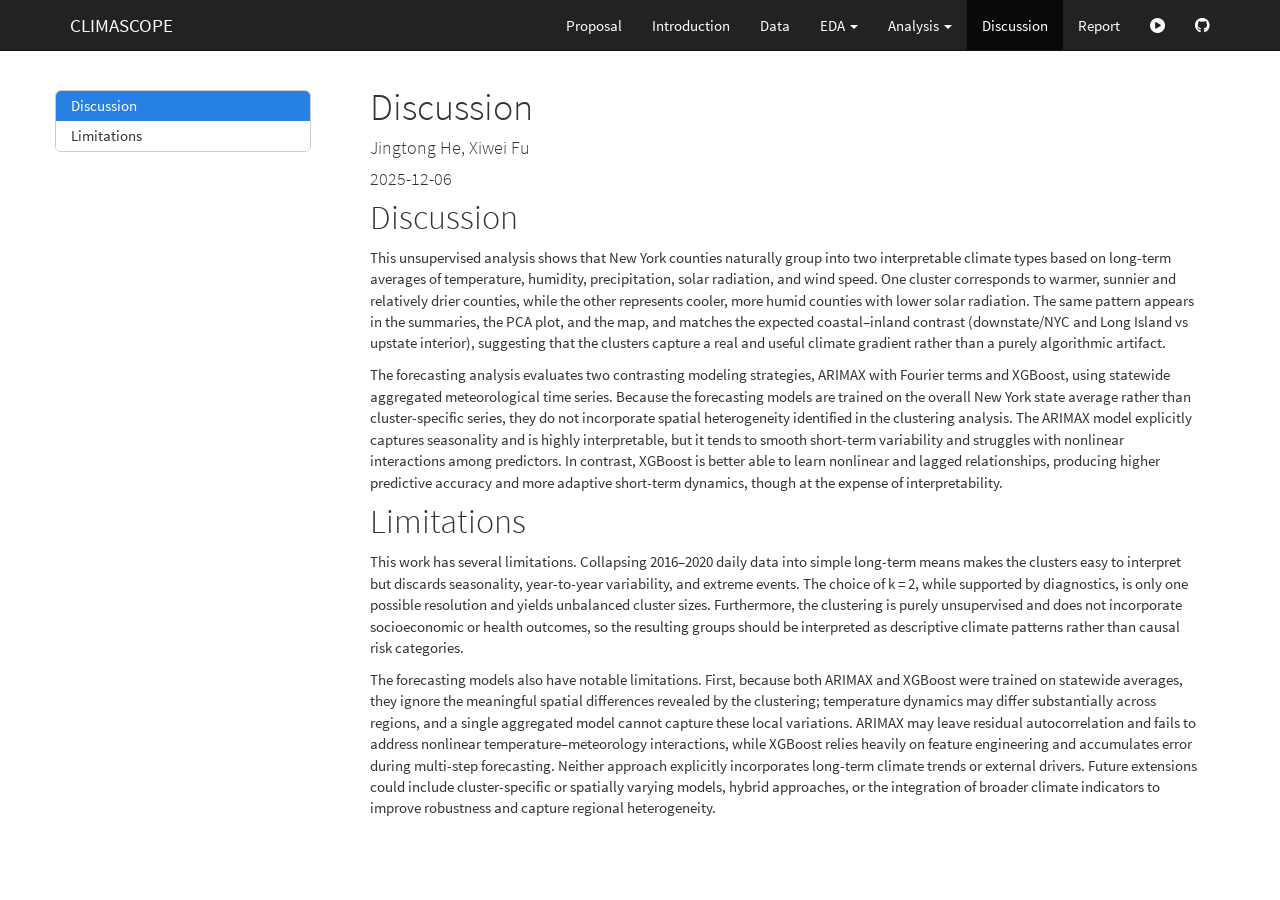
<file: discussion.html>
<!DOCTYPE html>

<html>

<head>

<meta charset="utf-8" />
<meta name="generator" content="pandoc" />
<meta http-equiv="X-UA-Compatible" content="IE=EDGE" />


<meta name="author" content="Jingtong He, Xiwei Fu" />

<meta name="date" content="2025-12-06" />

<title>Discussion</title>

<script src="site_libs/header-attrs-2.29/header-attrs.js"></script>
<script src="site_libs/jquery-3.6.0/jquery-3.6.0.min.js"></script>
<meta name="viewport" content="width=device-width, initial-scale=1" />
<link href="site_libs/bootstrap-3.3.5/css/cosmo.min.css" rel="stylesheet" />
<script src="site_libs/bootstrap-3.3.5/js/bootstrap.min.js"></script>
<script src="site_libs/bootstrap-3.3.5/shim/html5shiv.min.js"></script>
<script src="site_libs/bootstrap-3.3.5/shim/respond.min.js"></script>
<style>h1 {font-size: 34px;}
       h1.title {font-size: 38px;}
       h2 {font-size: 30px;}
       h3 {font-size: 24px;}
       h4 {font-size: 18px;}
       h5 {font-size: 16px;}
       h6 {font-size: 12px;}
       code {color: inherit; background-color: rgba(0, 0, 0, 0.04);}
       pre:not([class]) { background-color: white }</style>
<script src="site_libs/jqueryui-1.13.2/jquery-ui.min.js"></script>
<link href="site_libs/tocify-1.9.1/jquery.tocify.css" rel="stylesheet" />
<script src="site_libs/tocify-1.9.1/jquery.tocify.js"></script>
<script src="site_libs/navigation-1.1/tabsets.js"></script>
<link href="site_libs/highlightjs-9.12.0/textmate.css" rel="stylesheet" />
<script src="site_libs/highlightjs-9.12.0/highlight.js"></script>
<link href="site_libs/font-awesome-6.5.2/css/all.min.css" rel="stylesheet" />
<link href="site_libs/font-awesome-6.5.2/css/v4-shims.min.css" rel="stylesheet" />

<style type="text/css">
  code{white-space: pre-wrap;}
  span.smallcaps{font-variant: small-caps;}
  span.underline{text-decoration: underline;}
  div.column{display: inline-block; vertical-align: top; width: 50%;}
  div.hanging-indent{margin-left: 1.5em; text-indent: -1.5em;}
  ul.task-list{list-style: none;}
    </style>

<style type="text/css">code{white-space: pre;}</style>
<script type="text/javascript">
if (window.hljs) {
  hljs.configure({languages: []});
  hljs.initHighlightingOnLoad();
  if (document.readyState && document.readyState === "complete") {
    window.setTimeout(function() { hljs.initHighlighting(); }, 0);
  }
}
</script>









<style type = "text/css">
.main-container {
  max-width: 940px;
  margin-left: auto;
  margin-right: auto;
}
img {
  max-width:100%;
}
.tabbed-pane {
  padding-top: 12px;
}
.html-widget {
  margin-bottom: 20px;
}
button.code-folding-btn:focus {
  outline: none;
}
summary {
  display: list-item;
}
details > summary > p:only-child {
  display: inline;
}
pre code {
  padding: 0;
}
</style>


<style type="text/css">
.dropdown-submenu {
  position: relative;
}
.dropdown-submenu>.dropdown-menu {
  top: 0;
  left: 100%;
  margin-top: -6px;
  margin-left: -1px;
  border-radius: 0 6px 6px 6px;
}
.dropdown-submenu:hover>.dropdown-menu {
  display: block;
}
.dropdown-submenu>a:after {
  display: block;
  content: " ";
  float: right;
  width: 0;
  height: 0;
  border-color: transparent;
  border-style: solid;
  border-width: 5px 0 5px 5px;
  border-left-color: #cccccc;
  margin-top: 5px;
  margin-right: -10px;
}
.dropdown-submenu:hover>a:after {
  border-left-color: #adb5bd;
}
.dropdown-submenu.pull-left {
  float: none;
}
.dropdown-submenu.pull-left>.dropdown-menu {
  left: -100%;
  margin-left: 10px;
  border-radius: 6px 0 6px 6px;
}
</style>

<script type="text/javascript">
// manage active state of menu based on current page
$(document).ready(function () {
  // active menu anchor
  href = window.location.pathname
  href = href.substr(href.lastIndexOf('/') + 1)
  if (href === "")
    href = "index.html";
  var menuAnchor = $('a[href="' + href + '"]');

  // mark the anchor link active (and if it's in a dropdown, also mark that active)
  var dropdown = menuAnchor.closest('li.dropdown');
  if (window.bootstrap) { // Bootstrap 4+
    menuAnchor.addClass('active');
    dropdown.find('> .dropdown-toggle').addClass('active');
  } else { // Bootstrap 3
    menuAnchor.parent().addClass('active');
    dropdown.addClass('active');
  }

  // Navbar adjustments
  var navHeight = $(".navbar").first().height() + 15;
  var style = document.createElement('style');
  var pt = "padding-top: " + navHeight + "px; ";
  var mt = "margin-top: -" + navHeight + "px; ";
  var css = "";
  // offset scroll position for anchor links (for fixed navbar)
  for (var i = 1; i <= 6; i++) {
    css += ".section h" + i + "{ " + pt + mt + "}\n";
  }
  style.innerHTML = "body {" + pt + "padding-bottom: 40px; }\n" + css;
  document.head.appendChild(style);
});
</script>

<!-- tabsets -->

<style type="text/css">
.tabset-dropdown > .nav-tabs {
  display: inline-table;
  max-height: 500px;
  min-height: 44px;
  overflow-y: auto;
  border: 1px solid #ddd;
  border-radius: 4px;
}

.tabset-dropdown > .nav-tabs > li.active:before, .tabset-dropdown > .nav-tabs.nav-tabs-open:before {
  content: "\e259";
  font-family: 'Glyphicons Halflings';
  display: inline-block;
  padding: 10px;
  border-right: 1px solid #ddd;
}

.tabset-dropdown > .nav-tabs.nav-tabs-open > li.active:before {
  content: "\e258";
  font-family: 'Glyphicons Halflings';
  border: none;
}

.tabset-dropdown > .nav-tabs > li.active {
  display: block;
}

.tabset-dropdown > .nav-tabs > li > a,
.tabset-dropdown > .nav-tabs > li > a:focus,
.tabset-dropdown > .nav-tabs > li > a:hover {
  border: none;
  display: inline-block;
  border-radius: 4px;
  background-color: transparent;
}

.tabset-dropdown > .nav-tabs.nav-tabs-open > li {
  display: block;
  float: none;
}

.tabset-dropdown > .nav-tabs > li {
  display: none;
}
</style>

<!-- code folding -->



<style type="text/css">

#TOC {
  margin: 25px 0px 20px 0px;
}
@media (max-width: 768px) {
#TOC {
  position: relative;
  width: 100%;
}
}

@media print {
.toc-content {
  /* see https://github.com/w3c/csswg-drafts/issues/4434 */
  float: right;
}
}

.toc-content {
  padding-left: 30px;
  padding-right: 40px;
}

div.main-container {
  max-width: 1200px;
}

div.tocify {
  width: 20%;
  max-width: 260px;
  max-height: 85%;
}

@media (min-width: 768px) and (max-width: 991px) {
  div.tocify {
    width: 25%;
  }
}

@media (max-width: 767px) {
  div.tocify {
    width: 100%;
    max-width: none;
  }
}

.tocify ul, .tocify li {
  line-height: 20px;
}

.tocify-subheader .tocify-item {
  font-size: 0.90em;
}

.tocify .list-group-item {
  border-radius: 0px;
}


</style>



</head>

<body>


<div class="container-fluid main-container">


<!-- setup 3col/9col grid for toc_float and main content  -->
<div class="row">
<div class="col-xs-12 col-sm-4 col-md-3">
<div id="TOC" class="tocify">
</div>
</div>

<div class="toc-content col-xs-12 col-sm-8 col-md-9">




<div class="navbar navbar-default  navbar-fixed-top" role="navigation">
  <div class="container">
    <div class="navbar-header">
      <button type="button" class="navbar-toggle collapsed" data-toggle="collapse" data-bs-toggle="collapse" data-target="#navbar" data-bs-target="#navbar">
        <span class="icon-bar"></span>
        <span class="icon-bar"></span>
        <span class="icon-bar"></span>
      </button>
      <a class="navbar-brand" href="index.html">CLIMASCOPE</a>
    </div>
    <div id="navbar" class="navbar-collapse collapse">
      <ul class="nav navbar-nav">
        
      </ul>
      <ul class="nav navbar-nav navbar-right">
        <li>
  <a href="Proposal.html">Proposal</a>
</li>
<li>
  <a href="Introduction.html">Introduction</a>
</li>
<li>
  <a href="data.html">Data</a>
</li>
<li class="dropdown">
  <a href="#" class="dropdown-toggle" data-toggle="dropdown" role="button" data-bs-toggle="dropdown" aria-expanded="false">
    EDA
     
    <span class="caret"></span>
  </a>
  <ul class="dropdown-menu" role="menu">
    <li>
      <a href="EDA.html">Main Predictors</a>
    </li>
    <li>
      <a href="https://xucy2347.shinyapps.io/NYmeteor_dashboard/">Data Presentation</a>
    </li>
  </ul>
</li>
<li class="dropdown">
  <a href="#" class="dropdown-toggle" data-toggle="dropdown" role="button" data-bs-toggle="dropdown" aria-expanded="false">
    Analysis
     
    <span class="caret"></span>
  </a>
  <ul class="dropdown-menu" role="menu">
    <li>
      <a href="cluster.html">K-means clustering and PCA</a>
    </li>
    <li>
      <a href="prediction.html">Prediction</a>
    </li>
  </ul>
</li>
<li>
  <a href="discussion.html">Discussion</a>
</li>
<li>
  <a href="Report.html">Report</a>
</li>
<li>
  <a href="https://youtu.be/BQuubPFnTsk">
    <span class="fa fa-play-circle"></span>
     
  </a>
</li>
<li>
  <a href="https://github.com/jt4977/meteor.github.io.git">
    <span class="fa fa-github"></span>
     
  </a>
</li>
      </ul>
    </div><!--/.nav-collapse -->
  </div><!--/.container -->
</div><!--/.navbar -->

<div id="header">



<h1 class="title toc-ignore">Discussion</h1>
<h4 class="author">Jingtong He, Xiwei Fu</h4>
<h4 class="date">2025-12-06</h4>

</div>


<div id="discussion" class="section level1">
<h1>Discussion</h1>
<p>This unsupervised analysis shows that New York counties naturally
group into two interpretable climate types based on long-term averages
of temperature, humidity, precipitation, solar radiation, and wind
speed. One cluster corresponds to warmer, sunnier and relatively drier
counties, while the other represents cooler, more humid counties with
lower solar radiation. The same pattern appears in the summaries, the
PCA plot, and the map, and matches the expected coastal–inland contrast
(downstate/NYC and Long Island vs upstate interior), suggesting that the
clusters capture a real and useful climate gradient rather than a purely
algorithmic artifact.</p>
<p>The forecasting analysis evaluates two contrasting modeling
strategies, ARIMAX with Fourier terms and XGBoost, using statewide
aggregated meteorological time series. Because the forecasting models
are trained on the overall New York state average rather than
cluster-specific series, they do not incorporate spatial heterogeneity
identified in the clustering analysis. The ARIMAX model explicitly
captures seasonality and is highly interpretable, but it tends to smooth
short-term variability and struggles with nonlinear interactions among
predictors. In contrast, XGBoost is better able to learn nonlinear and
lagged relationships, producing higher predictive accuracy and more
adaptive short-term dynamics, though at the expense of
interpretability.</p>
</div>
<div id="limitations" class="section level1">
<h1>Limitations</h1>
<p>This work has several limitations. Collapsing 2016–2020 daily data
into simple long-term means makes the clusters easy to interpret but
discards seasonality, year-to-year variability, and extreme events. The
choice of k = 2, while supported by diagnostics, is only one possible
resolution and yields unbalanced cluster sizes. Furthermore, the
clustering is purely unsupervised and does not incorporate socioeconomic
or health outcomes, so the resulting groups should be interpreted as
descriptive climate patterns rather than causal risk categories.</p>
<p>The forecasting models also have notable limitations. First, because
both ARIMAX and XGBoost were trained on statewide averages, they ignore
the meaningful spatial differences revealed by the clustering;
temperature dynamics may differ substantially across regions, and a
single aggregated model cannot capture these local variations. ARIMAX
may leave residual autocorrelation and fails to address nonlinear
temperature–meteorology interactions, while XGBoost relies heavily on
feature engineering and accumulates error during multi-step forecasting.
Neither approach explicitly incorporates long-term climate trends or
external drivers. Future extensions could include cluster-specific or
spatially varying models, hybrid approaches, or the integration of
broader climate indicators to improve robustness and capture regional
heterogeneity.</p>
</div>



</div>
</div>

</div>

<script>

// add bootstrap table styles to pandoc tables
function bootstrapStylePandocTables() {
  $('tr.odd').parent('tbody').parent('table').addClass('table table-condensed');
}
$(document).ready(function () {
  bootstrapStylePandocTables();
});


</script>

<!-- tabsets -->

<script>
$(document).ready(function () {
  window.buildTabsets("TOC");
});

$(document).ready(function () {
  $('.tabset-dropdown > .nav-tabs > li').click(function () {
    $(this).parent().toggleClass('nav-tabs-open');
  });
});
</script>

<!-- code folding -->

<script>
$(document).ready(function ()  {

    // temporarily add toc-ignore selector to headers for the consistency with Pandoc
    $('.unlisted.unnumbered').addClass('toc-ignore')

    // move toc-ignore selectors from section div to header
    $('div.section.toc-ignore')
        .removeClass('toc-ignore')
        .children('h1,h2,h3,h4,h5').addClass('toc-ignore');

    // establish options
    var options = {
      selectors: "h1,h2,h3",
      theme: "bootstrap3",
      context: '.toc-content',
      hashGenerator: function (text) {
        return text.replace(/[.\\/?&!#<>]/g, '').replace(/\s/g, '_');
      },
      ignoreSelector: ".toc-ignore",
      scrollTo: 0
    };
    options.showAndHide = true;
    options.smoothScroll = true;

    // tocify
    var toc = $("#TOC").tocify(options).data("toc-tocify");
});
</script>

<!-- dynamically load mathjax for compatibility with self-contained -->
<script>
  (function () {
    var script = document.createElement("script");
    script.type = "text/javascript";
    script.src  = "https://mathjax.rstudio.com/latest/MathJax.js?config=TeX-AMS-MML_HTMLorMML";
    document.getElementsByTagName("head")[0].appendChild(script);
  })();
</script>

</body>
</html>
</file>
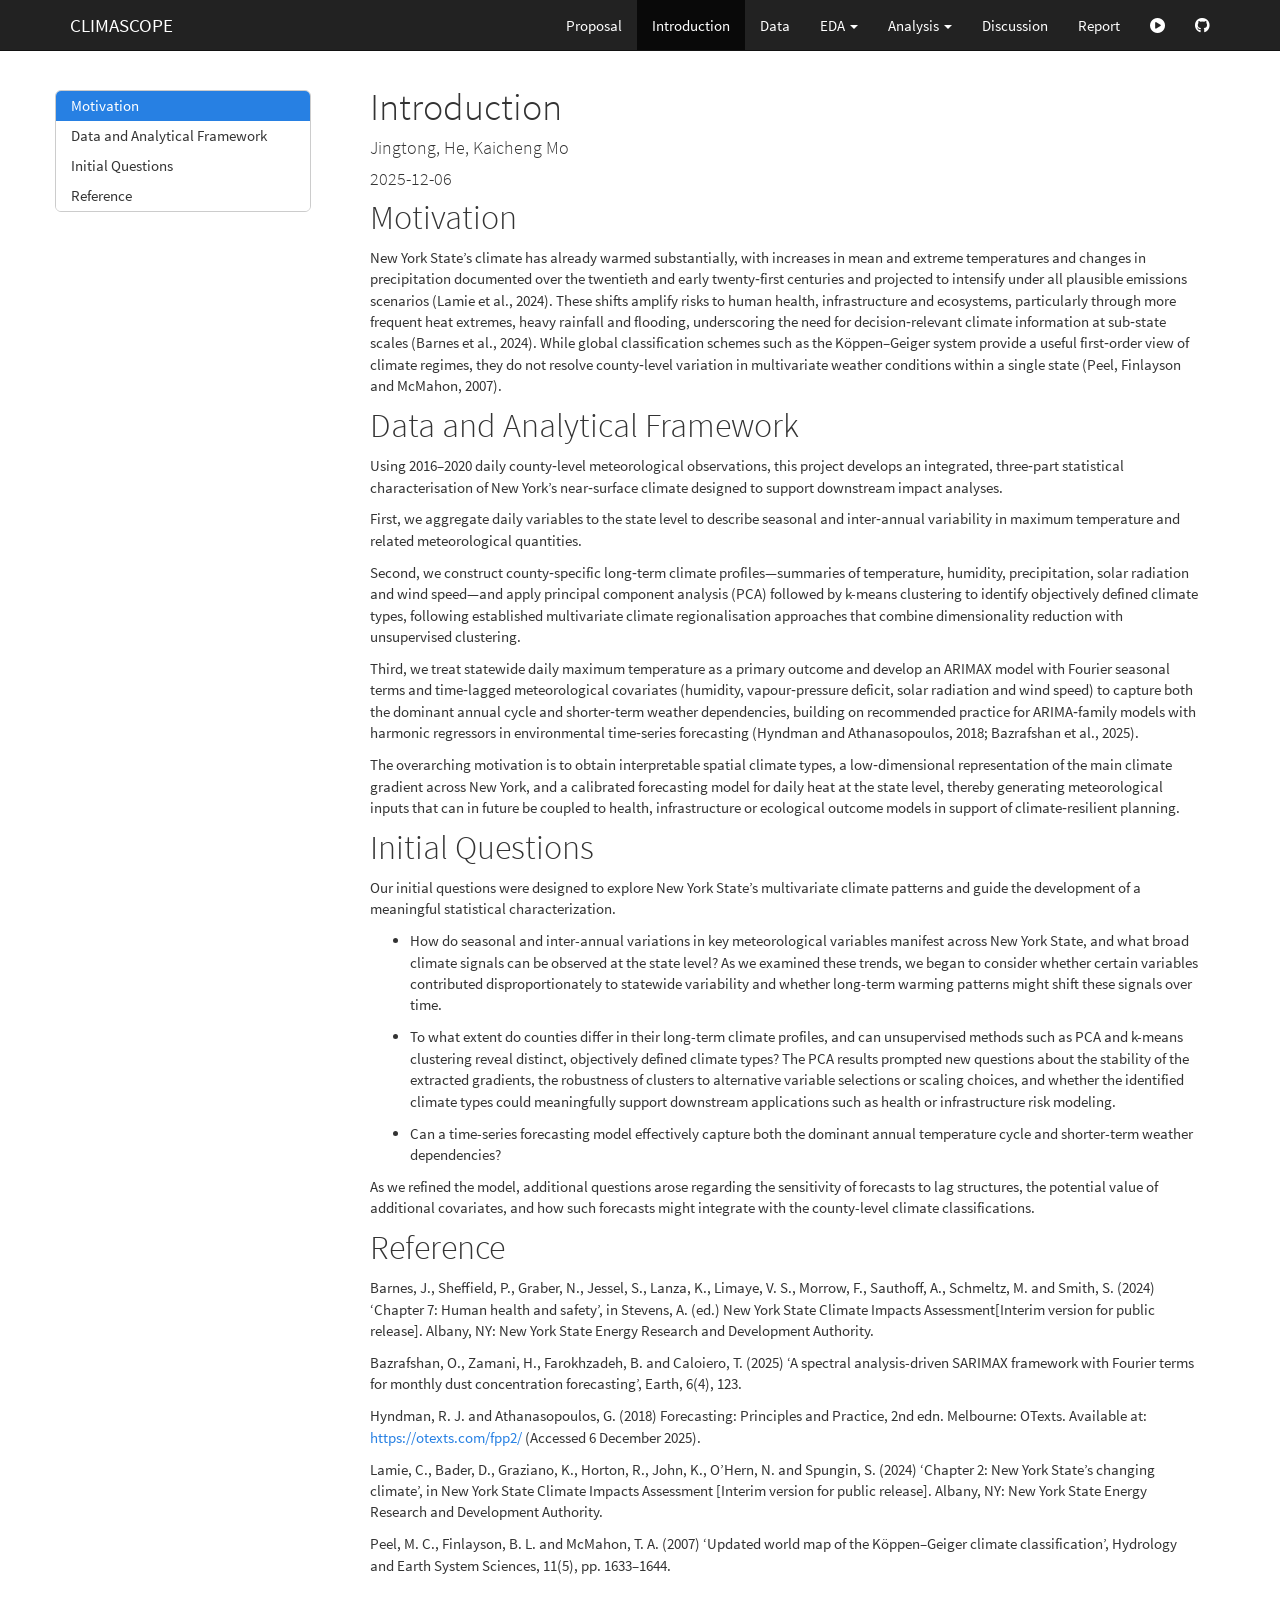
<file: Introduction.html>
<!DOCTYPE html>

<html>

<head>

<meta charset="utf-8" />
<meta name="generator" content="pandoc" />
<meta http-equiv="X-UA-Compatible" content="IE=EDGE" />


<meta name="author" content="Jingtong, He, Kaicheng Mo" />

<meta name="date" content="2025-12-06" />

<title>Introduction</title>

<script src="site_libs/header-attrs-2.29/header-attrs.js"></script>
<script src="site_libs/jquery-3.6.0/jquery-3.6.0.min.js"></script>
<meta name="viewport" content="width=device-width, initial-scale=1" />
<link href="site_libs/bootstrap-3.3.5/css/cosmo.min.css" rel="stylesheet" />
<script src="site_libs/bootstrap-3.3.5/js/bootstrap.min.js"></script>
<script src="site_libs/bootstrap-3.3.5/shim/html5shiv.min.js"></script>
<script src="site_libs/bootstrap-3.3.5/shim/respond.min.js"></script>
<style>h1 {font-size: 34px;}
       h1.title {font-size: 38px;}
       h2 {font-size: 30px;}
       h3 {font-size: 24px;}
       h4 {font-size: 18px;}
       h5 {font-size: 16px;}
       h6 {font-size: 12px;}
       code {color: inherit; background-color: rgba(0, 0, 0, 0.04);}
       pre:not([class]) { background-color: white }</style>
<script src="site_libs/jqueryui-1.13.2/jquery-ui.min.js"></script>
<link href="site_libs/tocify-1.9.1/jquery.tocify.css" rel="stylesheet" />
<script src="site_libs/tocify-1.9.1/jquery.tocify.js"></script>
<script src="site_libs/navigation-1.1/tabsets.js"></script>
<link href="site_libs/highlightjs-9.12.0/textmate.css" rel="stylesheet" />
<script src="site_libs/highlightjs-9.12.0/highlight.js"></script>
<link href="site_libs/font-awesome-6.5.2/css/all.min.css" rel="stylesheet" />
<link href="site_libs/font-awesome-6.5.2/css/v4-shims.min.css" rel="stylesheet" />

<style type="text/css">
  code{white-space: pre-wrap;}
  span.smallcaps{font-variant: small-caps;}
  span.underline{text-decoration: underline;}
  div.column{display: inline-block; vertical-align: top; width: 50%;}
  div.hanging-indent{margin-left: 1.5em; text-indent: -1.5em;}
  ul.task-list{list-style: none;}
    </style>

<style type="text/css">code{white-space: pre;}</style>
<script type="text/javascript">
if (window.hljs) {
  hljs.configure({languages: []});
  hljs.initHighlightingOnLoad();
  if (document.readyState && document.readyState === "complete") {
    window.setTimeout(function() { hljs.initHighlighting(); }, 0);
  }
}
</script>









<style type = "text/css">
.main-container {
  max-width: 940px;
  margin-left: auto;
  margin-right: auto;
}
img {
  max-width:100%;
}
.tabbed-pane {
  padding-top: 12px;
}
.html-widget {
  margin-bottom: 20px;
}
button.code-folding-btn:focus {
  outline: none;
}
summary {
  display: list-item;
}
details > summary > p:only-child {
  display: inline;
}
pre code {
  padding: 0;
}
</style>


<style type="text/css">
.dropdown-submenu {
  position: relative;
}
.dropdown-submenu>.dropdown-menu {
  top: 0;
  left: 100%;
  margin-top: -6px;
  margin-left: -1px;
  border-radius: 0 6px 6px 6px;
}
.dropdown-submenu:hover>.dropdown-menu {
  display: block;
}
.dropdown-submenu>a:after {
  display: block;
  content: " ";
  float: right;
  width: 0;
  height: 0;
  border-color: transparent;
  border-style: solid;
  border-width: 5px 0 5px 5px;
  border-left-color: #cccccc;
  margin-top: 5px;
  margin-right: -10px;
}
.dropdown-submenu:hover>a:after {
  border-left-color: #adb5bd;
}
.dropdown-submenu.pull-left {
  float: none;
}
.dropdown-submenu.pull-left>.dropdown-menu {
  left: -100%;
  margin-left: 10px;
  border-radius: 6px 0 6px 6px;
}
</style>

<script type="text/javascript">
// manage active state of menu based on current page
$(document).ready(function () {
  // active menu anchor
  href = window.location.pathname
  href = href.substr(href.lastIndexOf('/') + 1)
  if (href === "")
    href = "index.html";
  var menuAnchor = $('a[href="' + href + '"]');

  // mark the anchor link active (and if it's in a dropdown, also mark that active)
  var dropdown = menuAnchor.closest('li.dropdown');
  if (window.bootstrap) { // Bootstrap 4+
    menuAnchor.addClass('active');
    dropdown.find('> .dropdown-toggle').addClass('active');
  } else { // Bootstrap 3
    menuAnchor.parent().addClass('active');
    dropdown.addClass('active');
  }

  // Navbar adjustments
  var navHeight = $(".navbar").first().height() + 15;
  var style = document.createElement('style');
  var pt = "padding-top: " + navHeight + "px; ";
  var mt = "margin-top: -" + navHeight + "px; ";
  var css = "";
  // offset scroll position for anchor links (for fixed navbar)
  for (var i = 1; i <= 6; i++) {
    css += ".section h" + i + "{ " + pt + mt + "}\n";
  }
  style.innerHTML = "body {" + pt + "padding-bottom: 40px; }\n" + css;
  document.head.appendChild(style);
});
</script>

<!-- tabsets -->

<style type="text/css">
.tabset-dropdown > .nav-tabs {
  display: inline-table;
  max-height: 500px;
  min-height: 44px;
  overflow-y: auto;
  border: 1px solid #ddd;
  border-radius: 4px;
}

.tabset-dropdown > .nav-tabs > li.active:before, .tabset-dropdown > .nav-tabs.nav-tabs-open:before {
  content: "\e259";
  font-family: 'Glyphicons Halflings';
  display: inline-block;
  padding: 10px;
  border-right: 1px solid #ddd;
}

.tabset-dropdown > .nav-tabs.nav-tabs-open > li.active:before {
  content: "\e258";
  font-family: 'Glyphicons Halflings';
  border: none;
}

.tabset-dropdown > .nav-tabs > li.active {
  display: block;
}

.tabset-dropdown > .nav-tabs > li > a,
.tabset-dropdown > .nav-tabs > li > a:focus,
.tabset-dropdown > .nav-tabs > li > a:hover {
  border: none;
  display: inline-block;
  border-radius: 4px;
  background-color: transparent;
}

.tabset-dropdown > .nav-tabs.nav-tabs-open > li {
  display: block;
  float: none;
}

.tabset-dropdown > .nav-tabs > li {
  display: none;
}
</style>

<!-- code folding -->



<style type="text/css">

#TOC {
  margin: 25px 0px 20px 0px;
}
@media (max-width: 768px) {
#TOC {
  position: relative;
  width: 100%;
}
}

@media print {
.toc-content {
  /* see https://github.com/w3c/csswg-drafts/issues/4434 */
  float: right;
}
}

.toc-content {
  padding-left: 30px;
  padding-right: 40px;
}

div.main-container {
  max-width: 1200px;
}

div.tocify {
  width: 20%;
  max-width: 260px;
  max-height: 85%;
}

@media (min-width: 768px) and (max-width: 991px) {
  div.tocify {
    width: 25%;
  }
}

@media (max-width: 767px) {
  div.tocify {
    width: 100%;
    max-width: none;
  }
}

.tocify ul, .tocify li {
  line-height: 20px;
}

.tocify-subheader .tocify-item {
  font-size: 0.90em;
}

.tocify .list-group-item {
  border-radius: 0px;
}


</style>



</head>

<body>


<div class="container-fluid main-container">


<!-- setup 3col/9col grid for toc_float and main content  -->
<div class="row">
<div class="col-xs-12 col-sm-4 col-md-3">
<div id="TOC" class="tocify">
</div>
</div>

<div class="toc-content col-xs-12 col-sm-8 col-md-9">




<div class="navbar navbar-default  navbar-fixed-top" role="navigation">
  <div class="container">
    <div class="navbar-header">
      <button type="button" class="navbar-toggle collapsed" data-toggle="collapse" data-bs-toggle="collapse" data-target="#navbar" data-bs-target="#navbar">
        <span class="icon-bar"></span>
        <span class="icon-bar"></span>
        <span class="icon-bar"></span>
      </button>
      <a class="navbar-brand" href="index.html">CLIMASCOPE</a>
    </div>
    <div id="navbar" class="navbar-collapse collapse">
      <ul class="nav navbar-nav">
        
      </ul>
      <ul class="nav navbar-nav navbar-right">
        <li>
  <a href="Proposal.html">Proposal</a>
</li>
<li>
  <a href="Introduction.html">Introduction</a>
</li>
<li>
  <a href="data.html">Data</a>
</li>
<li class="dropdown">
  <a href="#" class="dropdown-toggle" data-toggle="dropdown" role="button" data-bs-toggle="dropdown" aria-expanded="false">
    EDA
     
    <span class="caret"></span>
  </a>
  <ul class="dropdown-menu" role="menu">
    <li>
      <a href="EDA.html">Main Predictors</a>
    </li>
    <li>
      <a href="https://xucy2347.shinyapps.io/NYmeteor_dashboard/">Data Presentation</a>
    </li>
  </ul>
</li>
<li class="dropdown">
  <a href="#" class="dropdown-toggle" data-toggle="dropdown" role="button" data-bs-toggle="dropdown" aria-expanded="false">
    Analysis
     
    <span class="caret"></span>
  </a>
  <ul class="dropdown-menu" role="menu">
    <li>
      <a href="cluster.html">K-means clustering and PCA</a>
    </li>
    <li>
      <a href="prediction.html">Prediction</a>
    </li>
  </ul>
</li>
<li>
  <a href="discussion.html">Discussion</a>
</li>
<li>
  <a href="Report.html">Report</a>
</li>
<li>
  <a href="https://youtu.be/BQuubPFnTsk">
    <span class="fa fa-play-circle"></span>
     
  </a>
</li>
<li>
  <a href="https://github.com/jt4977/meteor.github.io.git">
    <span class="fa fa-github"></span>
     
  </a>
</li>
      </ul>
    </div><!--/.nav-collapse -->
  </div><!--/.container -->
</div><!--/.navbar -->

<div id="header">



<h1 class="title toc-ignore">Introduction</h1>
<h4 class="author">Jingtong, He, Kaicheng Mo</h4>
<h4 class="date">2025-12-06</h4>

</div>


<div id="motivation" class="section level1">
<h1>Motivation</h1>
<p>New York State’s climate has already warmed substantially, with
increases in mean and extreme temperatures and changes in precipitation
documented over the twentieth and early twenty‑first centuries and
projected to intensify under all plausible emissions scenarios (Lamie et
al., 2024). These shifts amplify risks to human health, infrastructure
and ecosystems, particularly through more frequent heat extremes, heavy
rainfall and flooding, underscoring the need for decision‑relevant
climate information at sub‑state scales (Barnes et al., 2024). While
global classification schemes such as the Köppen–Geiger system provide a
useful first‑order view of climate regimes, they do not resolve
county‑level variation in multivariate weather conditions within a
single state (Peel, Finlayson and McMahon, 2007).</p>
</div>
<div id="data-and-analytical-framework" class="section level1">
<h1>Data and Analytical Framework</h1>
<p>Using 2016–2020 daily county‑level meteorological observations, this
project develops an integrated, three‑part statistical characterisation
of New York’s near‑surface climate designed to support downstream impact
analyses.</p>
<p>First, we aggregate daily variables to the state level to describe
seasonal and inter‑annual variability in maximum temperature and related
meteorological quantities.</p>
<p>Second, we construct county‑specific long‑term climate
profiles—summaries of temperature, humidity, precipitation, solar
radiation and wind speed—and apply principal component analysis (PCA)
followed by k-means clustering to identify objectively defined climate
types, following established multivariate climate regionalisation
approaches that combine dimensionality reduction with unsupervised
clustering.</p>
<p>Third, we treat statewide daily maximum temperature as a primary
outcome and develop an ARIMAX model with Fourier seasonal terms and
time‑lagged meteorological covariates (humidity, vapour‑pressure
deficit, solar radiation and wind speed) to capture both the dominant
annual cycle and shorter‑term weather dependencies, building on
recommended practice for ARIMA‑family models with harmonic regressors in
environmental time‑series forecasting (Hyndman and Athanasopoulos, 2018;
Bazrafshan et al., 2025).</p>
<p>The overarching motivation is to obtain interpretable spatial climate
types, a low‑dimensional representation of the main climate gradient
across New York, and a calibrated forecasting model for daily heat at
the state level, thereby generating meteorological inputs that can in
future be coupled to health, infrastructure or ecological outcome models
in support of climate‑resilient planning.</p>
</div>
<div id="initial-questions" class="section level1">
<h1>Initial Questions</h1>
<p>Our initial questions were designed to explore New York State’s
multivariate climate patterns and guide the development of a meaningful
statistical characterization.</p>
<ul>
<li><p>How do seasonal and inter-annual variations in key meteorological
variables manifest across New York State, and what broad climate signals
can be observed at the state level? As we examined these trends, we
began to consider whether certain variables contributed
disproportionately to statewide variability and whether long-term
warming patterns might shift these signals over time.</p></li>
<li><p>To what extent do counties differ in their long-term climate
profiles, and can unsupervised methods such as PCA and k-means
clustering reveal distinct, objectively defined climate types? The PCA
results prompted new questions about the stability of the extracted
gradients, the robustness of clusters to alternative variable selections
or scaling choices, and whether the identified climate types could
meaningfully support downstream applications such as health or
infrastructure risk modeling.</p></li>
<li><p>Can a time-series forecasting model effectively capture both the
dominant annual temperature cycle and shorter-term weather
dependencies?</p></li>
</ul>
<p>As we refined the model, additional questions arose regarding the
sensitivity of forecasts to lag structures, the potential value of
additional covariates, and how such forecasts might integrate with the
county-level climate classifications.</p>
</div>
<div id="reference" class="section level1">
<h1>Reference</h1>
<p>Barnes, J., Sheffield, P., Graber, N., Jessel, S., Lanza, K., Limaye,
V. S., Morrow, F., Sauthoff, A., Schmeltz, M. and Smith, S. (2024)
‘Chapter 7: Human health and safety’, in Stevens, A. (ed.) New York
State Climate Impacts Assessment[Interim version for public release].
Albany, NY: New York State Energy Research and Development
Authority.</p>
<p>Bazrafshan, O., Zamani, H., Farokhzadeh, B. and Caloiero, T. (2025)
‘A spectral analysis-driven SARIMAX framework with Fourier terms for
monthly dust concentration forecasting’, Earth, 6(4), 123.</p>
<p>Hyndman, R. J. and Athanasopoulos, G. (2018) Forecasting: Principles
and Practice, 2nd edn. Melbourne: OTexts. Available at: <a
href="https://otexts.com/fpp2/" class="uri">https://otexts.com/fpp2/</a>
(Accessed 6 December 2025).</p>
<p>Lamie, C., Bader, D., Graziano, K., Horton, R., John, K., O’Hern, N.
and Spungin, S. (2024) ‘Chapter 2: New York State’s changing climate’,
in New York State Climate Impacts Assessment [Interim version for public
release]. Albany, NY: New York State Energy Research and Development
Authority.</p>
<p>Peel, M. C., Finlayson, B. L. and McMahon, T. A. (2007) ‘Updated
world map of the Köppen–Geiger climate classification’, Hydrology and
Earth System Sciences, 11(5), pp. 1633–1644.</p>
</div>



</div>
</div>

</div>

<script>

// add bootstrap table styles to pandoc tables
function bootstrapStylePandocTables() {
  $('tr.odd').parent('tbody').parent('table').addClass('table table-condensed');
}
$(document).ready(function () {
  bootstrapStylePandocTables();
});


</script>

<!-- tabsets -->

<script>
$(document).ready(function () {
  window.buildTabsets("TOC");
});

$(document).ready(function () {
  $('.tabset-dropdown > .nav-tabs > li').click(function () {
    $(this).parent().toggleClass('nav-tabs-open');
  });
});
</script>

<!-- code folding -->

<script>
$(document).ready(function ()  {

    // temporarily add toc-ignore selector to headers for the consistency with Pandoc
    $('.unlisted.unnumbered').addClass('toc-ignore')

    // move toc-ignore selectors from section div to header
    $('div.section.toc-ignore')
        .removeClass('toc-ignore')
        .children('h1,h2,h3,h4,h5').addClass('toc-ignore');

    // establish options
    var options = {
      selectors: "h1,h2,h3",
      theme: "bootstrap3",
      context: '.toc-content',
      hashGenerator: function (text) {
        return text.replace(/[.\\/?&!#<>]/g, '').replace(/\s/g, '_');
      },
      ignoreSelector: ".toc-ignore",
      scrollTo: 0
    };
    options.showAndHide = true;
    options.smoothScroll = true;

    // tocify
    var toc = $("#TOC").tocify(options).data("toc-tocify");
});
</script>

<!-- dynamically load mathjax for compatibility with self-contained -->
<script>
  (function () {
    var script = document.createElement("script");
    script.type = "text/javascript";
    script.src  = "https://mathjax.rstudio.com/latest/MathJax.js?config=TeX-AMS-MML_HTMLorMML";
    document.getElementsByTagName("head")[0].appendChild(script);
  })();
</script>

</body>
</html>
</file>
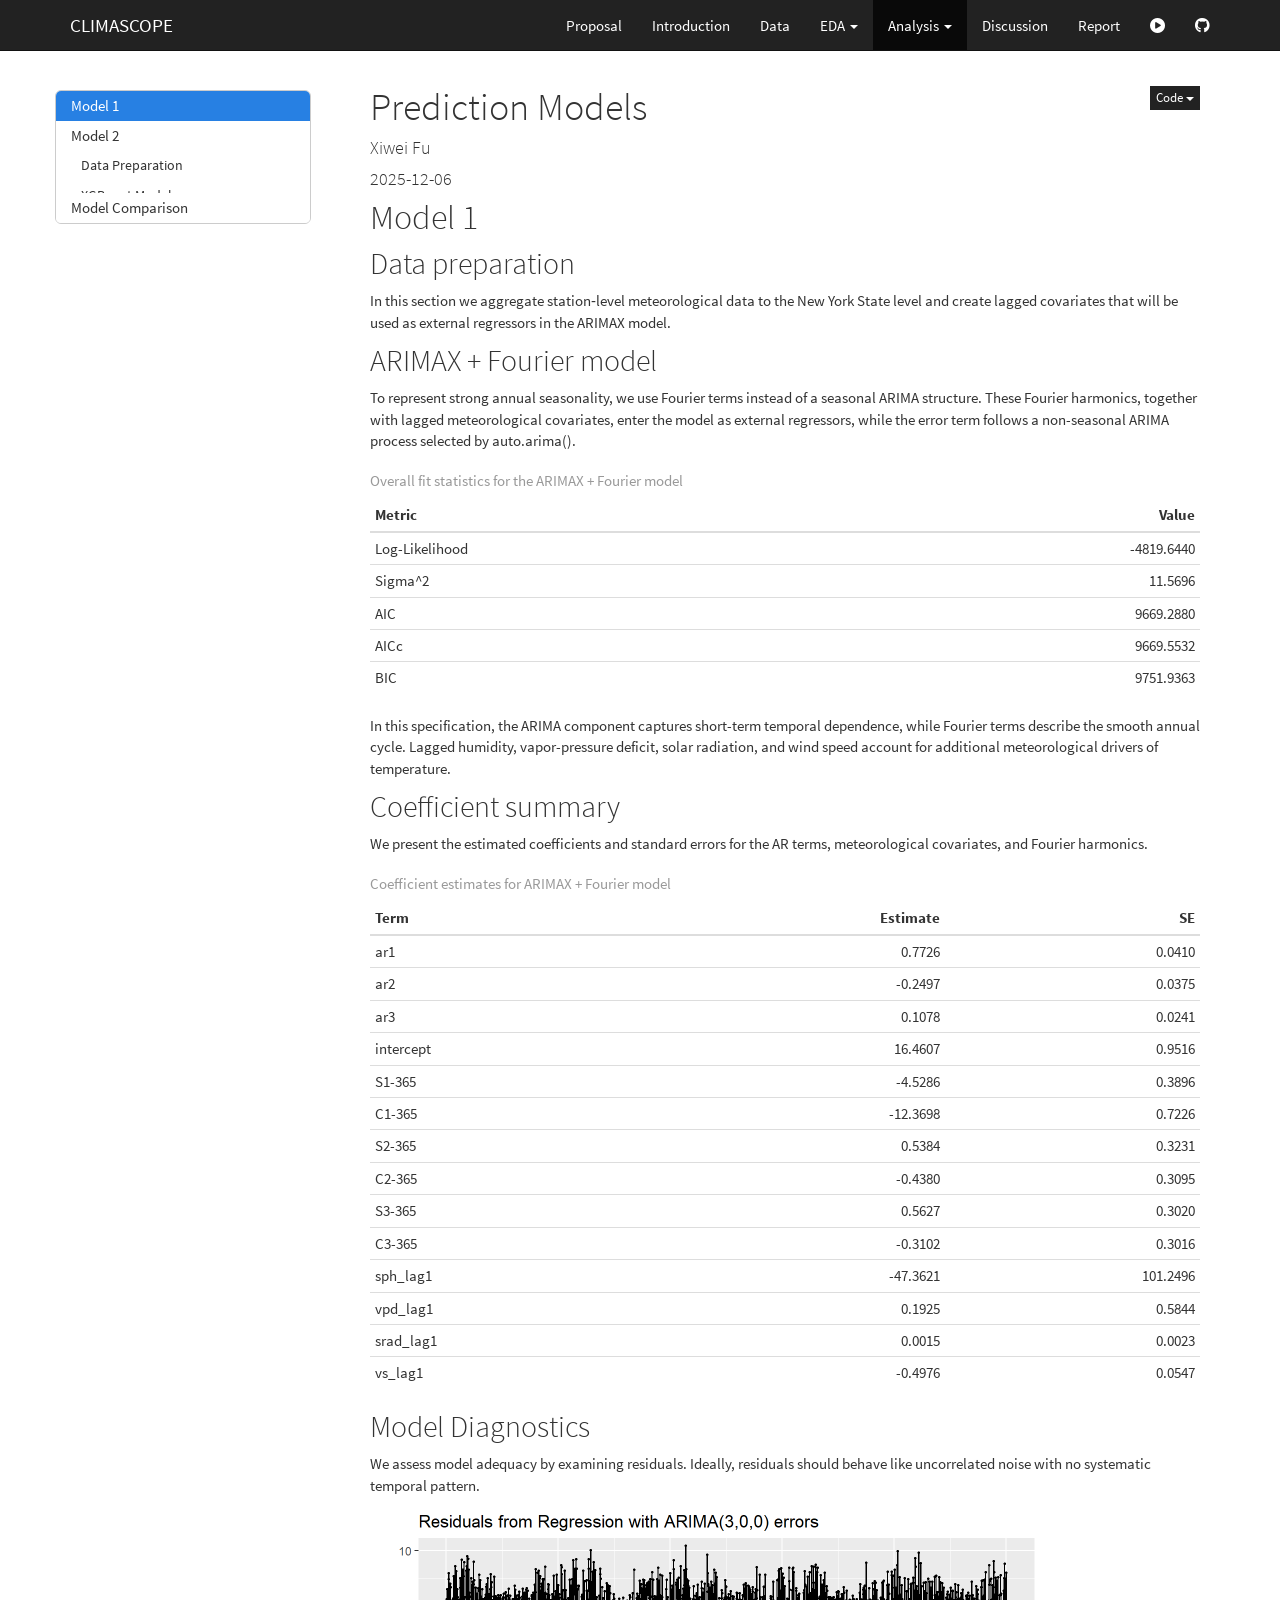
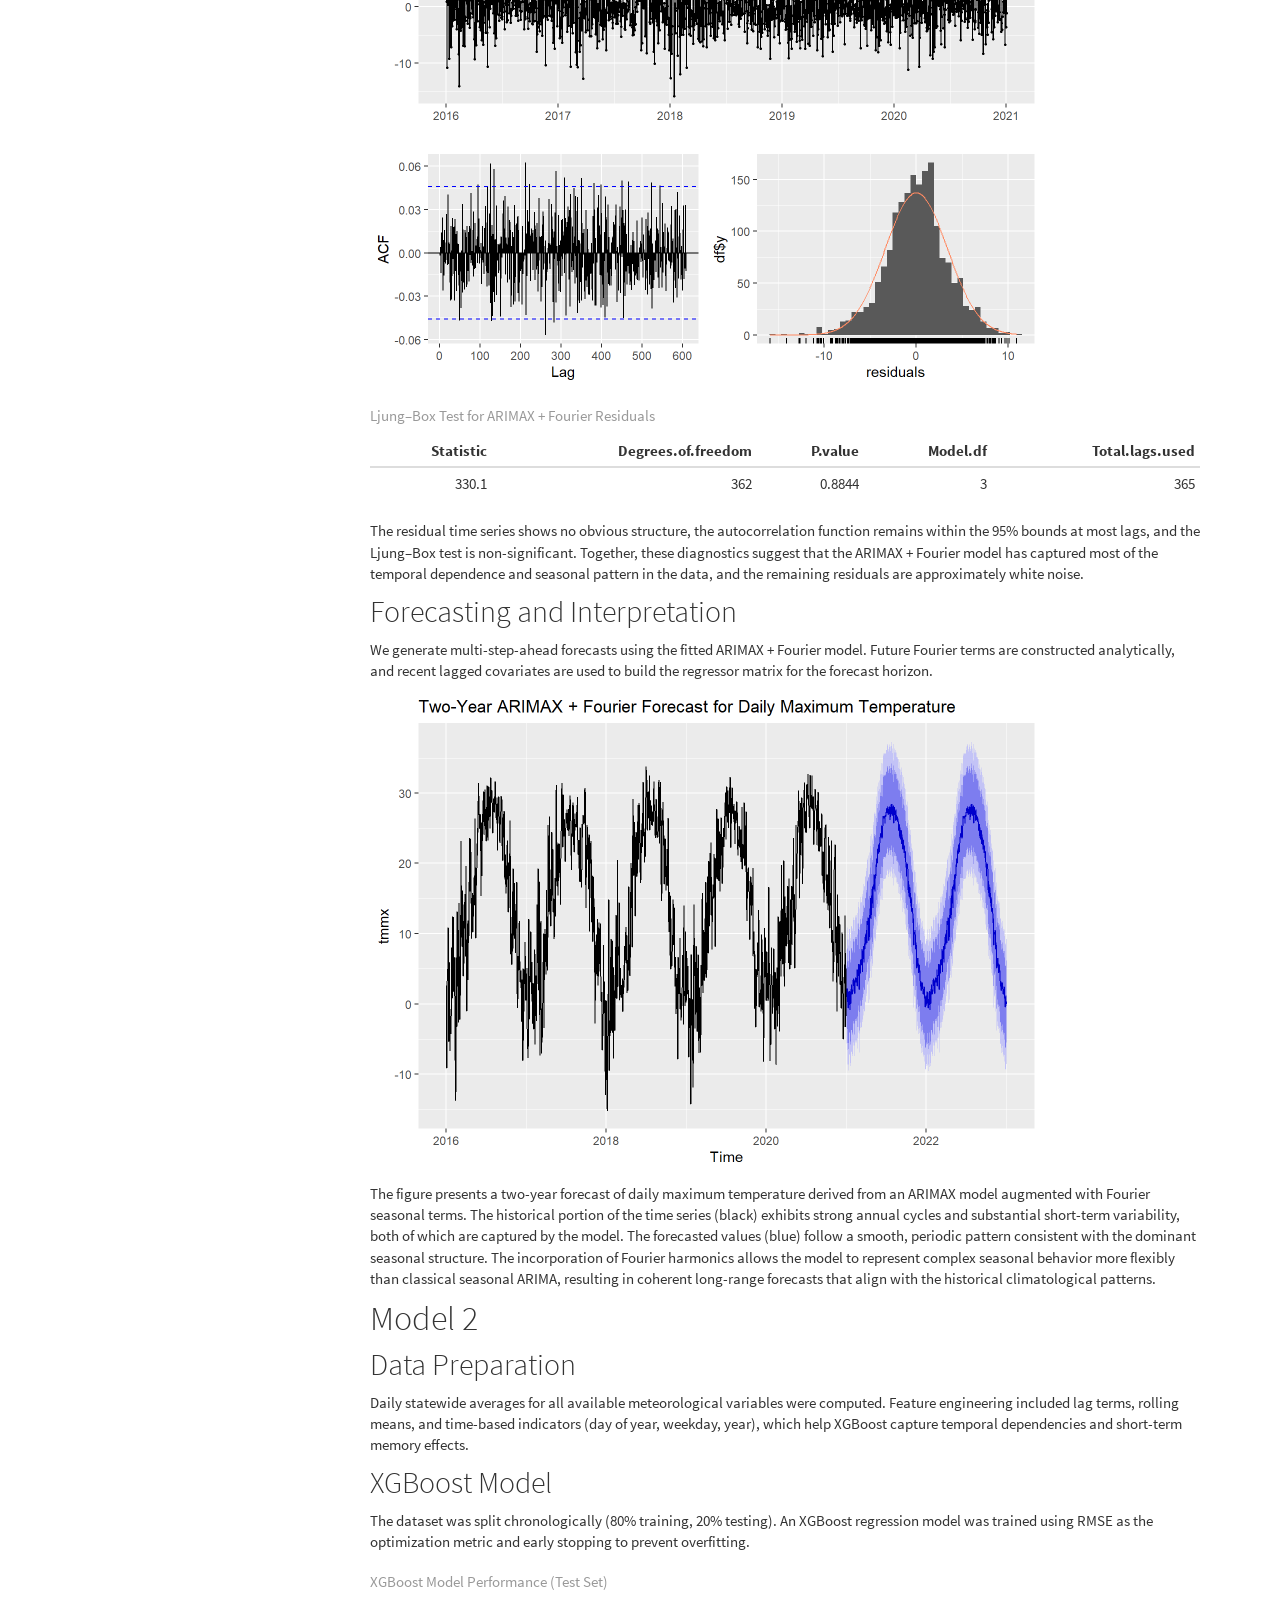
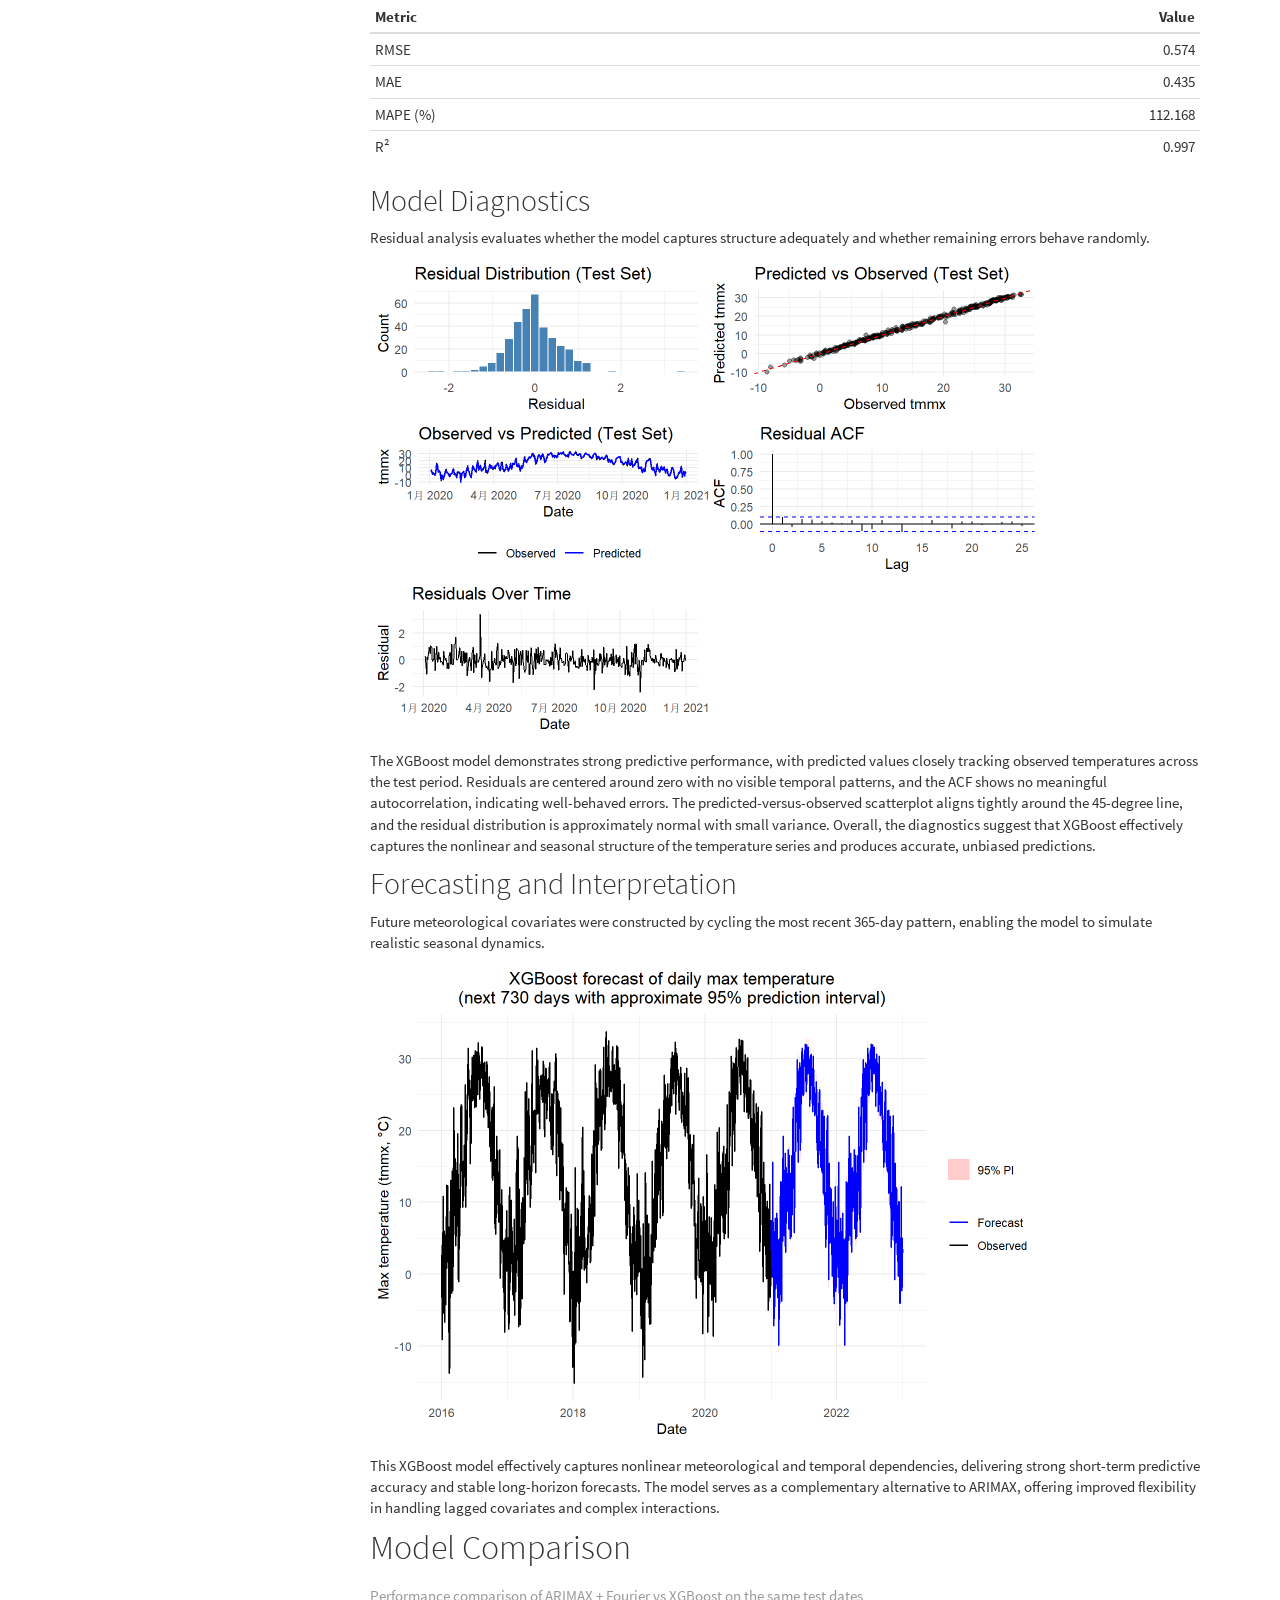
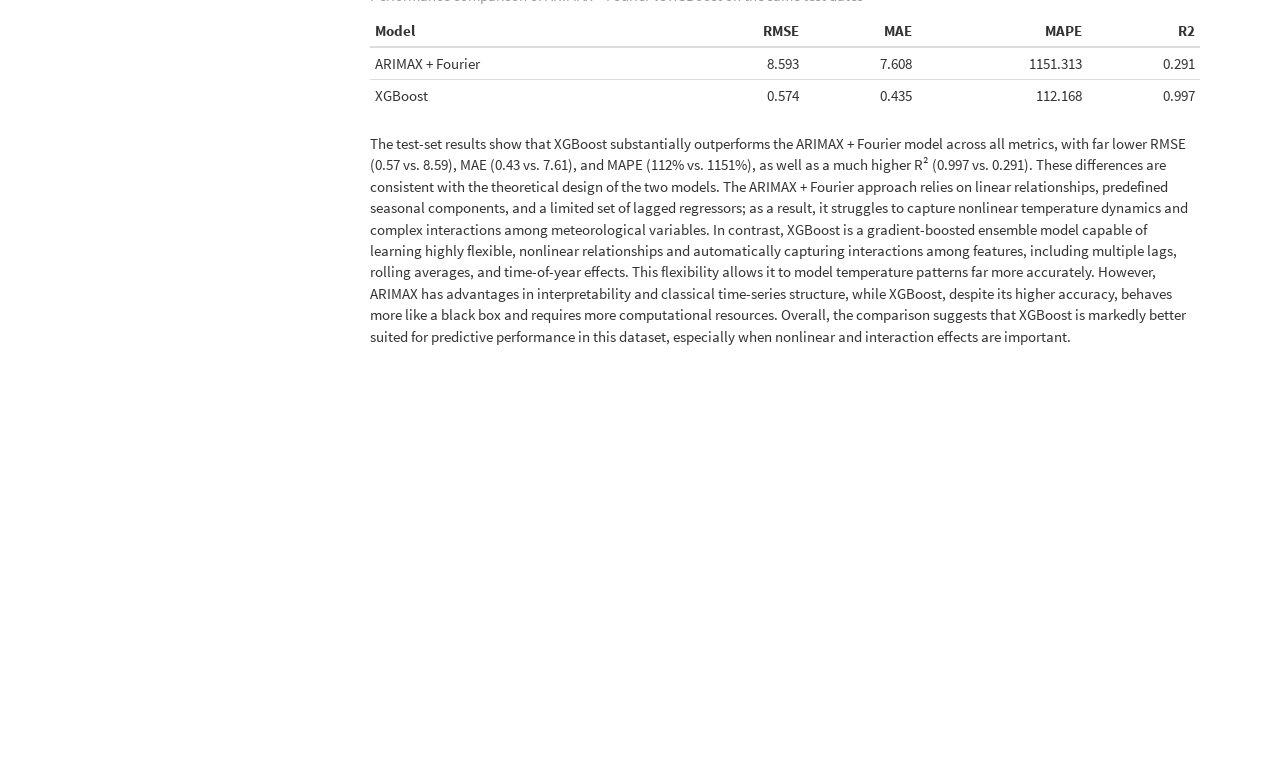
<file: prediction.html>
<!DOCTYPE html>

<html>

<head>

<meta charset="utf-8" />
<meta name="generator" content="pandoc" />
<meta http-equiv="X-UA-Compatible" content="IE=EDGE" />


<meta name="author" content="Xiwei Fu" />

<meta name="date" content="2025-12-06" />

<title>Prediction Models</title>

<script src="site_libs/header-attrs-2.29/header-attrs.js"></script>
<script src="site_libs/jquery-3.6.0/jquery-3.6.0.min.js"></script>
<meta name="viewport" content="width=device-width, initial-scale=1" />
<link href="site_libs/bootstrap-3.3.5/css/cosmo.min.css" rel="stylesheet" />
<script src="site_libs/bootstrap-3.3.5/js/bootstrap.min.js"></script>
<script src="site_libs/bootstrap-3.3.5/shim/html5shiv.min.js"></script>
<script src="site_libs/bootstrap-3.3.5/shim/respond.min.js"></script>
<style>h1 {font-size: 34px;}
       h1.title {font-size: 38px;}
       h2 {font-size: 30px;}
       h3 {font-size: 24px;}
       h4 {font-size: 18px;}
       h5 {font-size: 16px;}
       h6 {font-size: 12px;}
       code {color: inherit; background-color: rgba(0, 0, 0, 0.04);}
       pre:not([class]) { background-color: white }</style>
<script src="site_libs/jqueryui-1.13.2/jquery-ui.min.js"></script>
<link href="site_libs/tocify-1.9.1/jquery.tocify.css" rel="stylesheet" />
<script src="site_libs/tocify-1.9.1/jquery.tocify.js"></script>
<script src="site_libs/navigation-1.1/tabsets.js"></script>
<script src="site_libs/navigation-1.1/codefolding.js"></script>
<link href="site_libs/highlightjs-9.12.0/textmate.css" rel="stylesheet" />
<script src="site_libs/highlightjs-9.12.0/highlight.js"></script>
<link href="site_libs/font-awesome-6.5.2/css/all.min.css" rel="stylesheet" />
<link href="site_libs/font-awesome-6.5.2/css/v4-shims.min.css" rel="stylesheet" />

<style type="text/css">
  code{white-space: pre-wrap;}
  span.smallcaps{font-variant: small-caps;}
  span.underline{text-decoration: underline;}
  div.column{display: inline-block; vertical-align: top; width: 50%;}
  div.hanging-indent{margin-left: 1.5em; text-indent: -1.5em;}
  ul.task-list{list-style: none;}
    </style>

<style type="text/css">code{white-space: pre;}</style>
<script type="text/javascript">
if (window.hljs) {
  hljs.configure({languages: []});
  hljs.initHighlightingOnLoad();
  if (document.readyState && document.readyState === "complete") {
    window.setTimeout(function() { hljs.initHighlighting(); }, 0);
  }
}
</script>









<style type = "text/css">
.main-container {
  max-width: 940px;
  margin-left: auto;
  margin-right: auto;
}
img {
  max-width:100%;
}
.tabbed-pane {
  padding-top: 12px;
}
.html-widget {
  margin-bottom: 20px;
}
button.code-folding-btn:focus {
  outline: none;
}
summary {
  display: list-item;
}
details > summary > p:only-child {
  display: inline;
}
pre code {
  padding: 0;
}
</style>


<style type="text/css">
.dropdown-submenu {
  position: relative;
}
.dropdown-submenu>.dropdown-menu {
  top: 0;
  left: 100%;
  margin-top: -6px;
  margin-left: -1px;
  border-radius: 0 6px 6px 6px;
}
.dropdown-submenu:hover>.dropdown-menu {
  display: block;
}
.dropdown-submenu>a:after {
  display: block;
  content: " ";
  float: right;
  width: 0;
  height: 0;
  border-color: transparent;
  border-style: solid;
  border-width: 5px 0 5px 5px;
  border-left-color: #cccccc;
  margin-top: 5px;
  margin-right: -10px;
}
.dropdown-submenu:hover>a:after {
  border-left-color: #adb5bd;
}
.dropdown-submenu.pull-left {
  float: none;
}
.dropdown-submenu.pull-left>.dropdown-menu {
  left: -100%;
  margin-left: 10px;
  border-radius: 6px 0 6px 6px;
}
</style>

<script type="text/javascript">
// manage active state of menu based on current page
$(document).ready(function () {
  // active menu anchor
  href = window.location.pathname
  href = href.substr(href.lastIndexOf('/') + 1)
  if (href === "")
    href = "index.html";
  var menuAnchor = $('a[href="' + href + '"]');

  // mark the anchor link active (and if it's in a dropdown, also mark that active)
  var dropdown = menuAnchor.closest('li.dropdown');
  if (window.bootstrap) { // Bootstrap 4+
    menuAnchor.addClass('active');
    dropdown.find('> .dropdown-toggle').addClass('active');
  } else { // Bootstrap 3
    menuAnchor.parent().addClass('active');
    dropdown.addClass('active');
  }

  // Navbar adjustments
  var navHeight = $(".navbar").first().height() + 15;
  var style = document.createElement('style');
  var pt = "padding-top: " + navHeight + "px; ";
  var mt = "margin-top: -" + navHeight + "px; ";
  var css = "";
  // offset scroll position for anchor links (for fixed navbar)
  for (var i = 1; i <= 6; i++) {
    css += ".section h" + i + "{ " + pt + mt + "}\n";
  }
  style.innerHTML = "body {" + pt + "padding-bottom: 40px; }\n" + css;
  document.head.appendChild(style);
});
</script>

<!-- tabsets -->

<style type="text/css">
.tabset-dropdown > .nav-tabs {
  display: inline-table;
  max-height: 500px;
  min-height: 44px;
  overflow-y: auto;
  border: 1px solid #ddd;
  border-radius: 4px;
}

.tabset-dropdown > .nav-tabs > li.active:before, .tabset-dropdown > .nav-tabs.nav-tabs-open:before {
  content: "\e259";
  font-family: 'Glyphicons Halflings';
  display: inline-block;
  padding: 10px;
  border-right: 1px solid #ddd;
}

.tabset-dropdown > .nav-tabs.nav-tabs-open > li.active:before {
  content: "\e258";
  font-family: 'Glyphicons Halflings';
  border: none;
}

.tabset-dropdown > .nav-tabs > li.active {
  display: block;
}

.tabset-dropdown > .nav-tabs > li > a,
.tabset-dropdown > .nav-tabs > li > a:focus,
.tabset-dropdown > .nav-tabs > li > a:hover {
  border: none;
  display: inline-block;
  border-radius: 4px;
  background-color: transparent;
}

.tabset-dropdown > .nav-tabs.nav-tabs-open > li {
  display: block;
  float: none;
}

.tabset-dropdown > .nav-tabs > li {
  display: none;
}
</style>

<!-- code folding -->
<style type="text/css">
.code-folding-btn { margin-bottom: 4px; }
</style>



<style type="text/css">

#TOC {
  margin: 25px 0px 20px 0px;
}
@media (max-width: 768px) {
#TOC {
  position: relative;
  width: 100%;
}
}

@media print {
.toc-content {
  /* see https://github.com/w3c/csswg-drafts/issues/4434 */
  float: right;
}
}

.toc-content {
  padding-left: 30px;
  padding-right: 40px;
}

div.main-container {
  max-width: 1200px;
}

div.tocify {
  width: 20%;
  max-width: 260px;
  max-height: 85%;
}

@media (min-width: 768px) and (max-width: 991px) {
  div.tocify {
    width: 25%;
  }
}

@media (max-width: 767px) {
  div.tocify {
    width: 100%;
    max-width: none;
  }
}

.tocify ul, .tocify li {
  line-height: 20px;
}

.tocify-subheader .tocify-item {
  font-size: 0.90em;
}

.tocify .list-group-item {
  border-radius: 0px;
}


</style>



</head>

<body>


<div class="container-fluid main-container">


<!-- setup 3col/9col grid for toc_float and main content  -->
<div class="row">
<div class="col-xs-12 col-sm-4 col-md-3">
<div id="TOC" class="tocify">
</div>
</div>

<div class="toc-content col-xs-12 col-sm-8 col-md-9">




<div class="navbar navbar-default  navbar-fixed-top" role="navigation">
  <div class="container">
    <div class="navbar-header">
      <button type="button" class="navbar-toggle collapsed" data-toggle="collapse" data-bs-toggle="collapse" data-target="#navbar" data-bs-target="#navbar">
        <span class="icon-bar"></span>
        <span class="icon-bar"></span>
        <span class="icon-bar"></span>
      </button>
      <a class="navbar-brand" href="index.html">CLIMASCOPE</a>
    </div>
    <div id="navbar" class="navbar-collapse collapse">
      <ul class="nav navbar-nav">
        
      </ul>
      <ul class="nav navbar-nav navbar-right">
        <li>
  <a href="Proposal.html">Proposal</a>
</li>
<li>
  <a href="Introduction.html">Introduction</a>
</li>
<li>
  <a href="data.html">Data</a>
</li>
<li class="dropdown">
  <a href="#" class="dropdown-toggle" data-toggle="dropdown" role="button" data-bs-toggle="dropdown" aria-expanded="false">
    EDA
     
    <span class="caret"></span>
  </a>
  <ul class="dropdown-menu" role="menu">
    <li>
      <a href="EDA.html">Main Predictors</a>
    </li>
    <li>
      <a href="https://xucy2347.shinyapps.io/NYmeteor_dashboard/">Data Presentation</a>
    </li>
  </ul>
</li>
<li class="dropdown">
  <a href="#" class="dropdown-toggle" data-toggle="dropdown" role="button" data-bs-toggle="dropdown" aria-expanded="false">
    Analysis
     
    <span class="caret"></span>
  </a>
  <ul class="dropdown-menu" role="menu">
    <li>
      <a href="cluster.html">K-means clustering and PCA</a>
    </li>
    <li>
      <a href="prediction.html">Prediction</a>
    </li>
  </ul>
</li>
<li>
  <a href="discussion.html">Discussion</a>
</li>
<li>
  <a href="Report.html">Report</a>
</li>
<li>
  <a href="https://youtu.be/BQuubPFnTsk">
    <span class="fa fa-play-circle"></span>
     
  </a>
</li>
<li>
  <a href="https://github.com/jt4977/meteor.github.io.git">
    <span class="fa fa-github"></span>
     
  </a>
</li>
      </ul>
    </div><!--/.nav-collapse -->
  </div><!--/.container -->
</div><!--/.navbar -->

<div id="header">

<div class="btn-group pull-right float-right">
<button type="button" class="btn btn-default btn-xs btn-secondary btn-sm dropdown-toggle" data-toggle="dropdown" data-bs-toggle="dropdown" aria-haspopup="true" aria-expanded="false"><span>Code</span> <span class="caret"></span></button>
<ul class="dropdown-menu dropdown-menu-right" style="min-width: 50px;">
<li><a id="rmd-show-all-code" href="#">Show All Code</a></li>
<li><a id="rmd-hide-all-code" href="#">Hide All Code</a></li>
</ul>
</div>



<h1 class="title toc-ignore">Prediction Models</h1>
<h4 class="author">Xiwei Fu</h4>
<h4 class="date">2025-12-06</h4>

</div>


<div id="model-1" class="section level1">
<h1>Model 1</h1>
<div id="data-preparation" class="section level2">
<h2>Data preparation</h2>
<p>In this section we aggregate station‐level meteorological data to the
New York State level and create lagged covariates that will be used as
external regressors in the ARIMAX model.</p>
</div>
<div id="arimax-fourier-model" class="section level2">
<h2>ARIMAX + Fourier model</h2>
<p>To represent strong annual seasonality, we use Fourier terms instead
of a seasonal ARIMA structure. These Fourier harmonics, together with
lagged meteorological covariates, enter the model as external
regressors, while the error term follows a non-seasonal ARIMA process
selected by auto.arima().</p>
<table>
<caption>Overall fit statistics for the ARIMAX + Fourier model</caption>
<thead>
<tr class="header">
<th align="left">Metric</th>
<th align="right">Value</th>
</tr>
</thead>
<tbody>
<tr class="odd">
<td align="left">Log-Likelihood</td>
<td align="right">-4819.6440</td>
</tr>
<tr class="even">
<td align="left">Sigma^2</td>
<td align="right">11.5696</td>
</tr>
<tr class="odd">
<td align="left">AIC</td>
<td align="right">9669.2880</td>
</tr>
<tr class="even">
<td align="left">AICc</td>
<td align="right">9669.5532</td>
</tr>
<tr class="odd">
<td align="left">BIC</td>
<td align="right">9751.9363</td>
</tr>
</tbody>
</table>
<p>In this specification, the ARIMA component captures short-term
temporal dependence, while Fourier terms describe the smooth annual
cycle. Lagged humidity, vapor-pressure deficit, solar radiation, and
wind speed account for additional meteorological drivers of
temperature.</p>
</div>
<div id="coefficient-summary" class="section level2">
<h2>Coefficient summary</h2>
<p>We present the estimated coefficients and standard errors for the AR
terms, meteorological covariates, and Fourier harmonics.</p>
<table>
<caption>Coefficient estimates for ARIMAX + Fourier model</caption>
<thead>
<tr class="header">
<th align="left">Term</th>
<th align="right">Estimate</th>
<th align="right">SE</th>
</tr>
</thead>
<tbody>
<tr class="odd">
<td align="left">ar1</td>
<td align="right">0.7726</td>
<td align="right">0.0410</td>
</tr>
<tr class="even">
<td align="left">ar2</td>
<td align="right">-0.2497</td>
<td align="right">0.0375</td>
</tr>
<tr class="odd">
<td align="left">ar3</td>
<td align="right">0.1078</td>
<td align="right">0.0241</td>
</tr>
<tr class="even">
<td align="left">intercept</td>
<td align="right">16.4607</td>
<td align="right">0.9516</td>
</tr>
<tr class="odd">
<td align="left">S1-365</td>
<td align="right">-4.5286</td>
<td align="right">0.3896</td>
</tr>
<tr class="even">
<td align="left">C1-365</td>
<td align="right">-12.3698</td>
<td align="right">0.7226</td>
</tr>
<tr class="odd">
<td align="left">S2-365</td>
<td align="right">0.5384</td>
<td align="right">0.3231</td>
</tr>
<tr class="even">
<td align="left">C2-365</td>
<td align="right">-0.4380</td>
<td align="right">0.3095</td>
</tr>
<tr class="odd">
<td align="left">S3-365</td>
<td align="right">0.5627</td>
<td align="right">0.3020</td>
</tr>
<tr class="even">
<td align="left">C3-365</td>
<td align="right">-0.3102</td>
<td align="right">0.3016</td>
</tr>
<tr class="odd">
<td align="left">sph_lag1</td>
<td align="right">-47.3621</td>
<td align="right">101.2496</td>
</tr>
<tr class="even">
<td align="left">vpd_lag1</td>
<td align="right">0.1925</td>
<td align="right">0.5844</td>
</tr>
<tr class="odd">
<td align="left">srad_lag1</td>
<td align="right">0.0015</td>
<td align="right">0.0023</td>
</tr>
<tr class="even">
<td align="left">vs_lag1</td>
<td align="right">-0.4976</td>
<td align="right">0.0547</td>
</tr>
</tbody>
</table>
</div>
<div id="model-diagnostics" class="section level2">
<h2>Model Diagnostics</h2>
<p>We assess model adequacy by examining residuals. Ideally, residuals
should behave like uncorrelated noise with no systematic temporal
pattern.</p>
<p><img src="prediction_files/figure-html/ljung-table-1.png" width="672" /></p>
<table>
<caption>Ljung–Box Test for ARIMAX + Fourier Residuals</caption>
<thead>
<tr class="header">
<th align="right">Statistic</th>
<th align="right">Degrees.of.freedom</th>
<th align="right">P.value</th>
<th align="right">Model.df</th>
<th align="right">Total.lags.used</th>
</tr>
</thead>
<tbody>
<tr class="odd">
<td align="right">330.1</td>
<td align="right">362</td>
<td align="right">0.8844</td>
<td align="right">3</td>
<td align="right">365</td>
</tr>
</tbody>
</table>
<p>The residual time series shows no obvious structure, the
autocorrelation function remains within the 95% bounds at most lags, and
the Ljung–Box test is non-significant. Together, these diagnostics
suggest that the ARIMAX + Fourier model has captured most of the
temporal dependence and seasonal pattern in the data, and the remaining
residuals are approximately white noise.</p>
</div>
<div id="forecasting-and-interpretation" class="section level2">
<h2>Forecasting and Interpretation</h2>
<p>We generate multi-step-ahead forecasts using the fitted ARIMAX +
Fourier model. Future Fourier terms are constructed analytically, and
recent lagged covariates are used to build the regressor matrix for the
forecast horizon.</p>
<p><img src="prediction_files/figure-html/unnamed-chunk-5-1.png" width="672" /></p>
<p>The figure presents a two-year forecast of daily maximum temperature
derived from an ARIMAX model augmented with Fourier seasonal terms. The
historical portion of the time series (black) exhibits strong annual
cycles and substantial short-term variability, both of which are
captured by the model. The forecasted values (blue) follow a smooth,
periodic pattern consistent with the dominant seasonal structure. The
incorporation of Fourier harmonics allows the model to represent complex
seasonal behavior more flexibly than classical seasonal ARIMA, resulting
in coherent long-range forecasts that align with the historical
climatological patterns.</p>
</div>
</div>
<div id="model-2" class="section level1">
<h1>Model 2</h1>
<div id="data-preparation-1" class="section level2">
<h2>Data Preparation</h2>
<p>Daily statewide averages for all available meteorological variables
were computed. Feature engineering included lag terms, rolling means,
and time-based indicators (day of year, weekday, year), which help
XGBoost capture temporal dependencies and short-term memory effects.</p>
</div>
<div id="xgboost-model" class="section level2">
<h2>XGBoost Model</h2>
<p>The dataset was split chronologically (80% training, 20% testing). An
XGBoost regression model was trained using RMSE as the optimization
metric and early stopping to prevent overfitting.</p>
<table>
<caption>XGBoost Model Performance (Test Set)</caption>
<thead>
<tr class="header">
<th align="left">Metric</th>
<th align="right">Value</th>
</tr>
</thead>
<tbody>
<tr class="odd">
<td align="left">RMSE</td>
<td align="right">0.574</td>
</tr>
<tr class="even">
<td align="left">MAE</td>
<td align="right">0.435</td>
</tr>
<tr class="odd">
<td align="left">MAPE (%)</td>
<td align="right">112.168</td>
</tr>
<tr class="even">
<td align="left">R²</td>
<td align="right">0.997</td>
</tr>
</tbody>
</table>
</div>
<div id="model-diagnostics-1" class="section level2">
<h2>Model Diagnostics</h2>
<p>Residual analysis evaluates whether the model captures structure
adequately and whether remaining errors behave randomly.</p>
<p><img src="prediction_files/figure-html/unnamed-chunk-8-1.png" width="672" /></p>
<p>The XGBoost model demonstrates strong predictive performance, with
predicted values closely tracking observed temperatures across the test
period. Residuals are centered around zero with no visible temporal
patterns, and the ACF shows no meaningful autocorrelation, indicating
well-behaved errors. The predicted-versus-observed scatterplot aligns
tightly around the 45-degree line, and the residual distribution is
approximately normal with small variance. Overall, the diagnostics
suggest that XGBoost effectively captures the nonlinear and seasonal
structure of the temperature series and produces accurate, unbiased
predictions.</p>
</div>
<div id="forecasting-and-interpretation-1" class="section level2">
<h2>Forecasting and Interpretation</h2>
<p>Future meteorological covariates were constructed by cycling the most
recent 365-day pattern, enabling the model to simulate realistic
seasonal dynamics.</p>
<p><img src="prediction_files/figure-html/unnamed-chunk-9-1.png" width="672" /></p>
<p>This XGBoost model effectively captures nonlinear meteorological and
temporal dependencies, delivering strong short-term predictive accuracy
and stable long-horizon forecasts. The model serves as a complementary
alternative to ARIMAX, offering improved flexibility in handling lagged
covariates and complex interactions.</p>
</div>
</div>
<div id="model-comparison" class="section level1">
<h1>Model Comparison</h1>
<table>
<caption>Performance comparison of ARIMAX + Fourier vs XGBoost on the
same test dates</caption>
<thead>
<tr class="header">
<th align="left">Model</th>
<th align="right">RMSE</th>
<th align="right">MAE</th>
<th align="right">MAPE</th>
<th align="right">R2</th>
</tr>
</thead>
<tbody>
<tr class="odd">
<td align="left">ARIMAX + Fourier</td>
<td align="right">8.593</td>
<td align="right">7.608</td>
<td align="right">1151.313</td>
<td align="right">0.291</td>
</tr>
<tr class="even">
<td align="left">XGBoost</td>
<td align="right">0.574</td>
<td align="right">0.435</td>
<td align="right">112.168</td>
<td align="right">0.997</td>
</tr>
</tbody>
</table>
<p>The test-set results show that XGBoost substantially outperforms the
ARIMAX + Fourier model across all metrics, with far lower RMSE (0.57
vs. 8.59), MAE (0.43 vs. 7.61), and MAPE (112% vs. 1151%), as well as a
much higher R² (0.997 vs. 0.291). These differences are consistent with
the theoretical design of the two models. The ARIMAX + Fourier approach
relies on linear relationships, predefined seasonal components, and a
limited set of lagged regressors; as a result, it struggles to capture
nonlinear temperature dynamics and complex interactions among
meteorological variables. In contrast, XGBoost is a gradient-boosted
ensemble model capable of learning highly flexible, nonlinear
relationships and automatically capturing interactions among features,
including multiple lags, rolling averages, and time-of-year effects.
This flexibility allows it to model temperature patterns far more
accurately. However, ARIMAX has advantages in interpretability and
classical time-series structure, while XGBoost, despite its higher
accuracy, behaves more like a black box and requires more computational
resources. Overall, the comparison suggests that XGBoost is markedly
better suited for predictive performance in this dataset, especially
when nonlinear and interaction effects are important.</p>
</div>



</div>
</div>

</div>

<script>

// add bootstrap table styles to pandoc tables
function bootstrapStylePandocTables() {
  $('tr.odd').parent('tbody').parent('table').addClass('table table-condensed');
}
$(document).ready(function () {
  bootstrapStylePandocTables();
});


</script>

<!-- tabsets -->

<script>
$(document).ready(function () {
  window.buildTabsets("TOC");
});

$(document).ready(function () {
  $('.tabset-dropdown > .nav-tabs > li').click(function () {
    $(this).parent().toggleClass('nav-tabs-open');
  });
});
</script>

<!-- code folding -->
<script>
$(document).ready(function () {
  window.initializeCodeFolding("hide" === "show");
});
</script>

<script>
$(document).ready(function ()  {

    // temporarily add toc-ignore selector to headers for the consistency with Pandoc
    $('.unlisted.unnumbered').addClass('toc-ignore')

    // move toc-ignore selectors from section div to header
    $('div.section.toc-ignore')
        .removeClass('toc-ignore')
        .children('h1,h2,h3,h4,h5').addClass('toc-ignore');

    // establish options
    var options = {
      selectors: "h1,h2,h3",
      theme: "bootstrap3",
      context: '.toc-content',
      hashGenerator: function (text) {
        return text.replace(/[.\\/?&!#<>]/g, '').replace(/\s/g, '_');
      },
      ignoreSelector: ".toc-ignore",
      scrollTo: 0
    };
    options.showAndHide = true;
    options.smoothScroll = true;

    // tocify
    var toc = $("#TOC").tocify(options).data("toc-tocify");
});
</script>

<!-- dynamically load mathjax for compatibility with self-contained -->
<script>
  (function () {
    var script = document.createElement("script");
    script.type = "text/javascript";
    script.src  = "https://mathjax.rstudio.com/latest/MathJax.js?config=TeX-AMS-MML_HTMLorMML";
    document.getElementsByTagName("head")[0].appendChild(script);
  })();
</script>

</body>
</html>
</file>
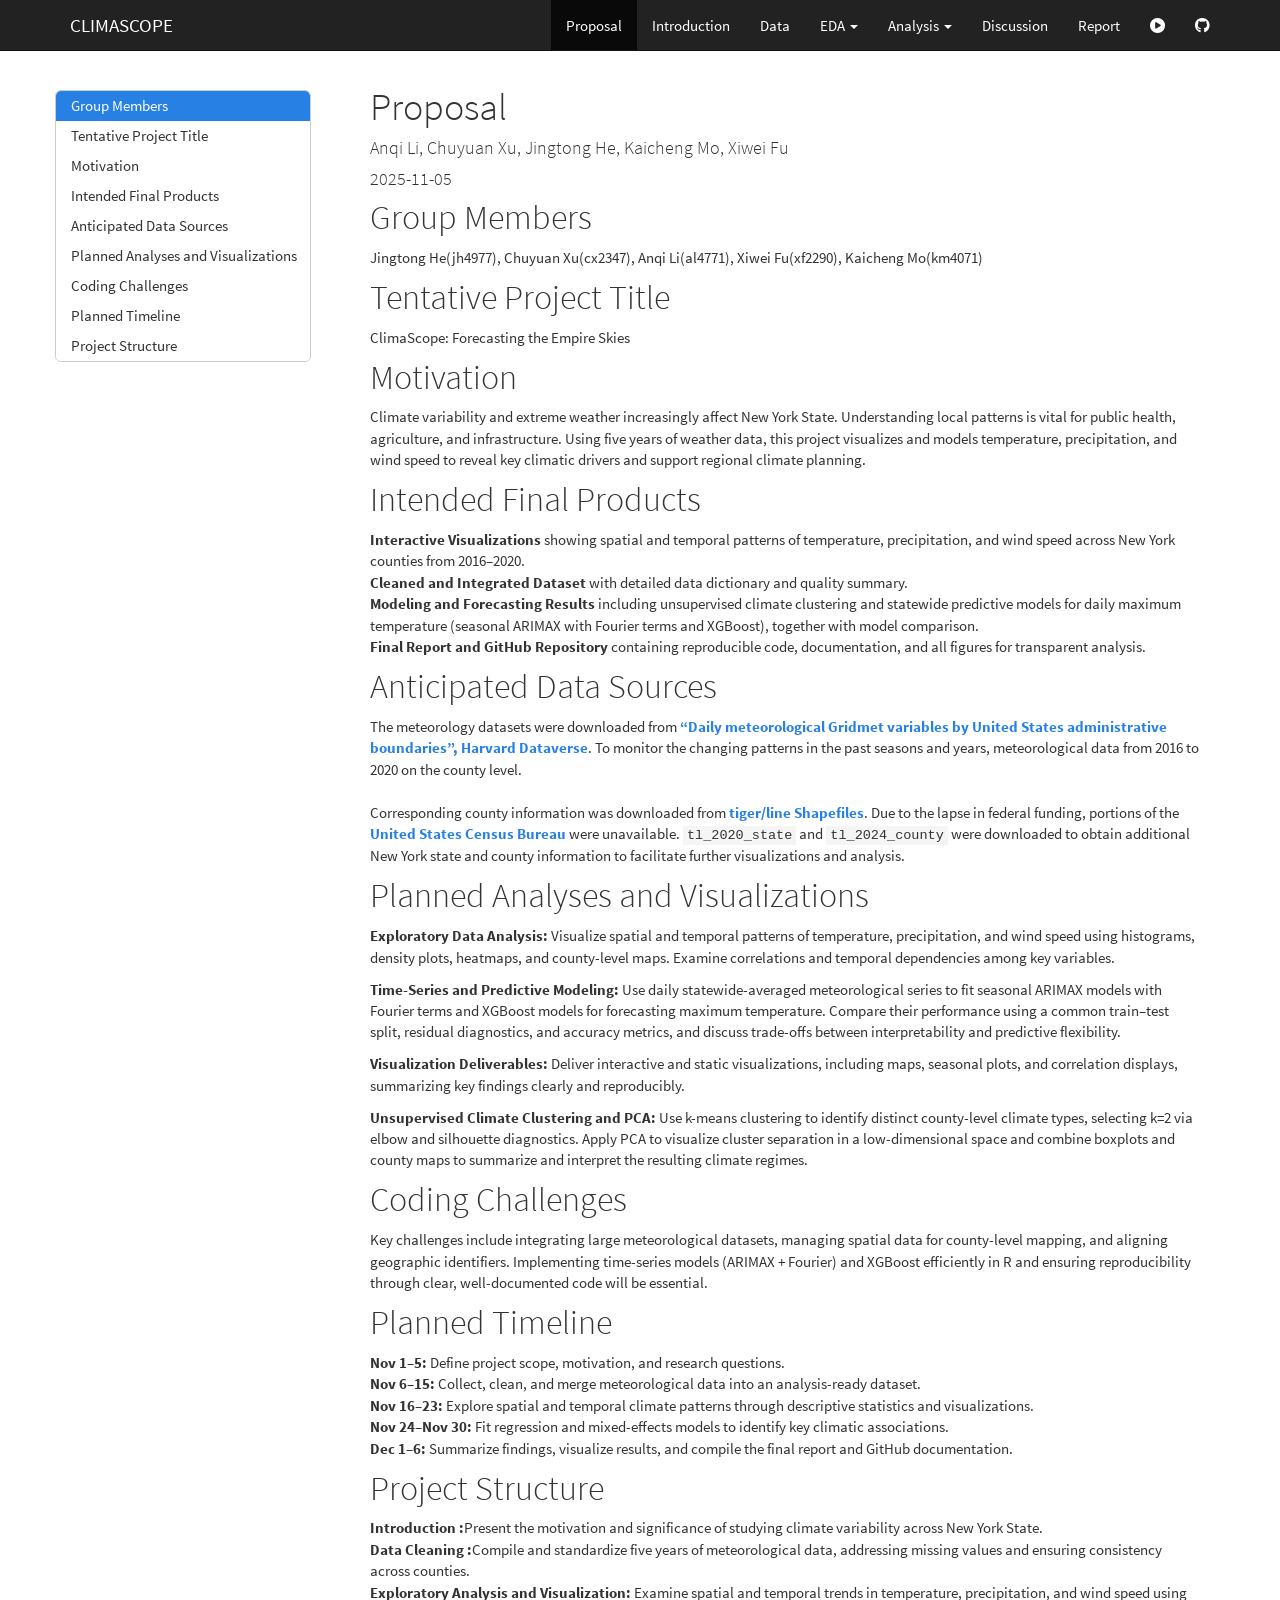
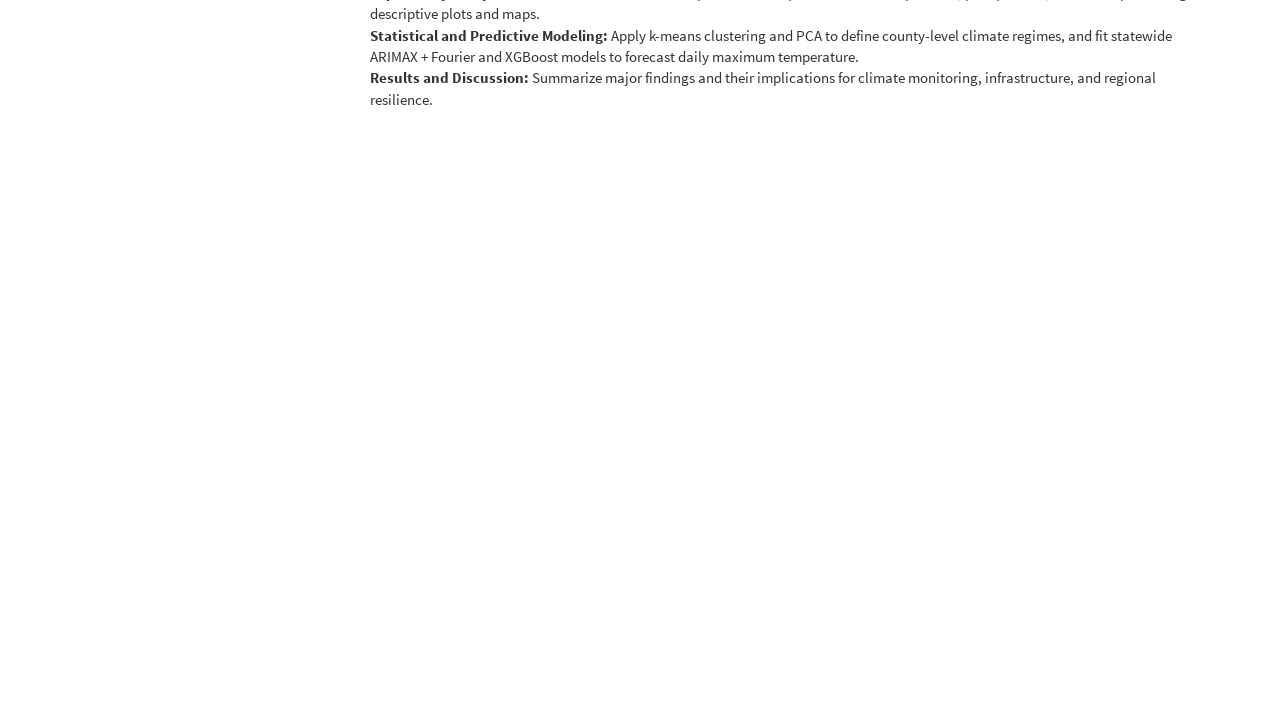
<file: Proposal.html>
<!DOCTYPE html>

<html>

<head>

<meta charset="utf-8" />
<meta name="generator" content="pandoc" />
<meta http-equiv="X-UA-Compatible" content="IE=EDGE" />


<meta name="author" content="Anqi Li, Chuyuan Xu, Jingtong He, Kaicheng Mo, Xiwei Fu" />

<meta name="date" content="2025-11-05" />

<title>Proposal</title>

<script src="site_libs/header-attrs-2.29/header-attrs.js"></script>
<script src="site_libs/jquery-3.6.0/jquery-3.6.0.min.js"></script>
<meta name="viewport" content="width=device-width, initial-scale=1" />
<link href="site_libs/bootstrap-3.3.5/css/cosmo.min.css" rel="stylesheet" />
<script src="site_libs/bootstrap-3.3.5/js/bootstrap.min.js"></script>
<script src="site_libs/bootstrap-3.3.5/shim/html5shiv.min.js"></script>
<script src="site_libs/bootstrap-3.3.5/shim/respond.min.js"></script>
<style>h1 {font-size: 34px;}
       h1.title {font-size: 38px;}
       h2 {font-size: 30px;}
       h3 {font-size: 24px;}
       h4 {font-size: 18px;}
       h5 {font-size: 16px;}
       h6 {font-size: 12px;}
       code {color: inherit; background-color: rgba(0, 0, 0, 0.04);}
       pre:not([class]) { background-color: white }</style>
<script src="site_libs/jqueryui-1.13.2/jquery-ui.min.js"></script>
<link href="site_libs/tocify-1.9.1/jquery.tocify.css" rel="stylesheet" />
<script src="site_libs/tocify-1.9.1/jquery.tocify.js"></script>
<script src="site_libs/navigation-1.1/tabsets.js"></script>
<link href="site_libs/highlightjs-9.12.0/textmate.css" rel="stylesheet" />
<script src="site_libs/highlightjs-9.12.0/highlight.js"></script>
<link href="site_libs/font-awesome-6.5.2/css/all.min.css" rel="stylesheet" />
<link href="site_libs/font-awesome-6.5.2/css/v4-shims.min.css" rel="stylesheet" />

<style type="text/css">
  code{white-space: pre-wrap;}
  span.smallcaps{font-variant: small-caps;}
  span.underline{text-decoration: underline;}
  div.column{display: inline-block; vertical-align: top; width: 50%;}
  div.hanging-indent{margin-left: 1.5em; text-indent: -1.5em;}
  ul.task-list{list-style: none;}
    </style>

<style type="text/css">code{white-space: pre;}</style>
<script type="text/javascript">
if (window.hljs) {
  hljs.configure({languages: []});
  hljs.initHighlightingOnLoad();
  if (document.readyState && document.readyState === "complete") {
    window.setTimeout(function() { hljs.initHighlighting(); }, 0);
  }
}
</script>









<style type = "text/css">
.main-container {
  max-width: 940px;
  margin-left: auto;
  margin-right: auto;
}
img {
  max-width:100%;
}
.tabbed-pane {
  padding-top: 12px;
}
.html-widget {
  margin-bottom: 20px;
}
button.code-folding-btn:focus {
  outline: none;
}
summary {
  display: list-item;
}
details > summary > p:only-child {
  display: inline;
}
pre code {
  padding: 0;
}
</style>


<style type="text/css">
.dropdown-submenu {
  position: relative;
}
.dropdown-submenu>.dropdown-menu {
  top: 0;
  left: 100%;
  margin-top: -6px;
  margin-left: -1px;
  border-radius: 0 6px 6px 6px;
}
.dropdown-submenu:hover>.dropdown-menu {
  display: block;
}
.dropdown-submenu>a:after {
  display: block;
  content: " ";
  float: right;
  width: 0;
  height: 0;
  border-color: transparent;
  border-style: solid;
  border-width: 5px 0 5px 5px;
  border-left-color: #cccccc;
  margin-top: 5px;
  margin-right: -10px;
}
.dropdown-submenu:hover>a:after {
  border-left-color: #adb5bd;
}
.dropdown-submenu.pull-left {
  float: none;
}
.dropdown-submenu.pull-left>.dropdown-menu {
  left: -100%;
  margin-left: 10px;
  border-radius: 6px 0 6px 6px;
}
</style>

<script type="text/javascript">
// manage active state of menu based on current page
$(document).ready(function () {
  // active menu anchor
  href = window.location.pathname
  href = href.substr(href.lastIndexOf('/') + 1)
  if (href === "")
    href = "index.html";
  var menuAnchor = $('a[href="' + href + '"]');

  // mark the anchor link active (and if it's in a dropdown, also mark that active)
  var dropdown = menuAnchor.closest('li.dropdown');
  if (window.bootstrap) { // Bootstrap 4+
    menuAnchor.addClass('active');
    dropdown.find('> .dropdown-toggle').addClass('active');
  } else { // Bootstrap 3
    menuAnchor.parent().addClass('active');
    dropdown.addClass('active');
  }

  // Navbar adjustments
  var navHeight = $(".navbar").first().height() + 15;
  var style = document.createElement('style');
  var pt = "padding-top: " + navHeight + "px; ";
  var mt = "margin-top: -" + navHeight + "px; ";
  var css = "";
  // offset scroll position for anchor links (for fixed navbar)
  for (var i = 1; i <= 6; i++) {
    css += ".section h" + i + "{ " + pt + mt + "}\n";
  }
  style.innerHTML = "body {" + pt + "padding-bottom: 40px; }\n" + css;
  document.head.appendChild(style);
});
</script>

<!-- tabsets -->

<style type="text/css">
.tabset-dropdown > .nav-tabs {
  display: inline-table;
  max-height: 500px;
  min-height: 44px;
  overflow-y: auto;
  border: 1px solid #ddd;
  border-radius: 4px;
}

.tabset-dropdown > .nav-tabs > li.active:before, .tabset-dropdown > .nav-tabs.nav-tabs-open:before {
  content: "\e259";
  font-family: 'Glyphicons Halflings';
  display: inline-block;
  padding: 10px;
  border-right: 1px solid #ddd;
}

.tabset-dropdown > .nav-tabs.nav-tabs-open > li.active:before {
  content: "\e258";
  font-family: 'Glyphicons Halflings';
  border: none;
}

.tabset-dropdown > .nav-tabs > li.active {
  display: block;
}

.tabset-dropdown > .nav-tabs > li > a,
.tabset-dropdown > .nav-tabs > li > a:focus,
.tabset-dropdown > .nav-tabs > li > a:hover {
  border: none;
  display: inline-block;
  border-radius: 4px;
  background-color: transparent;
}

.tabset-dropdown > .nav-tabs.nav-tabs-open > li {
  display: block;
  float: none;
}

.tabset-dropdown > .nav-tabs > li {
  display: none;
}
</style>

<!-- code folding -->



<style type="text/css">

#TOC {
  margin: 25px 0px 20px 0px;
}
@media (max-width: 768px) {
#TOC {
  position: relative;
  width: 100%;
}
}

@media print {
.toc-content {
  /* see https://github.com/w3c/csswg-drafts/issues/4434 */
  float: right;
}
}

.toc-content {
  padding-left: 30px;
  padding-right: 40px;
}

div.main-container {
  max-width: 1200px;
}

div.tocify {
  width: 20%;
  max-width: 260px;
  max-height: 85%;
}

@media (min-width: 768px) and (max-width: 991px) {
  div.tocify {
    width: 25%;
  }
}

@media (max-width: 767px) {
  div.tocify {
    width: 100%;
    max-width: none;
  }
}

.tocify ul, .tocify li {
  line-height: 20px;
}

.tocify-subheader .tocify-item {
  font-size: 0.90em;
}

.tocify .list-group-item {
  border-radius: 0px;
}


</style>



</head>

<body>


<div class="container-fluid main-container">


<!-- setup 3col/9col grid for toc_float and main content  -->
<div class="row">
<div class="col-xs-12 col-sm-4 col-md-3">
<div id="TOC" class="tocify">
</div>
</div>

<div class="toc-content col-xs-12 col-sm-8 col-md-9">




<div class="navbar navbar-default  navbar-fixed-top" role="navigation">
  <div class="container">
    <div class="navbar-header">
      <button type="button" class="navbar-toggle collapsed" data-toggle="collapse" data-bs-toggle="collapse" data-target="#navbar" data-bs-target="#navbar">
        <span class="icon-bar"></span>
        <span class="icon-bar"></span>
        <span class="icon-bar"></span>
      </button>
      <a class="navbar-brand" href="index.html">CLIMASCOPE</a>
    </div>
    <div id="navbar" class="navbar-collapse collapse">
      <ul class="nav navbar-nav">
        
      </ul>
      <ul class="nav navbar-nav navbar-right">
        <li>
  <a href="Proposal.html">Proposal</a>
</li>
<li>
  <a href="Introduction.html">Introduction</a>
</li>
<li>
  <a href="data.html">Data</a>
</li>
<li class="dropdown">
  <a href="#" class="dropdown-toggle" data-toggle="dropdown" role="button" data-bs-toggle="dropdown" aria-expanded="false">
    EDA
     
    <span class="caret"></span>
  </a>
  <ul class="dropdown-menu" role="menu">
    <li>
      <a href="EDA.html">Main Predictors</a>
    </li>
    <li>
      <a href="https://xucy2347.shinyapps.io/NYmeteor_dashboard/">Data Presentation</a>
    </li>
  </ul>
</li>
<li class="dropdown">
  <a href="#" class="dropdown-toggle" data-toggle="dropdown" role="button" data-bs-toggle="dropdown" aria-expanded="false">
    Analysis
     
    <span class="caret"></span>
  </a>
  <ul class="dropdown-menu" role="menu">
    <li>
      <a href="cluster.html">K-means clustering and PCA</a>
    </li>
    <li>
      <a href="prediction.html">Prediction</a>
    </li>
  </ul>
</li>
<li>
  <a href="discussion.html">Discussion</a>
</li>
<li>
  <a href="Report.html">Report</a>
</li>
<li>
  <a href="https://youtu.be/BQuubPFnTsk">
    <span class="fa fa-play-circle"></span>
     
  </a>
</li>
<li>
  <a href="https://github.com/jt4977/meteor.github.io.git">
    <span class="fa fa-github"></span>
     
  </a>
</li>
      </ul>
    </div><!--/.nav-collapse -->
  </div><!--/.container -->
</div><!--/.navbar -->

<div id="header">



<h1 class="title toc-ignore">Proposal</h1>
<h4 class="author">Anqi Li, Chuyuan Xu, Jingtong He, Kaicheng Mo, Xiwei
Fu</h4>
<h4 class="date">2025-11-05</h4>

</div>


<div id="group-members" class="section level1">
<h1>Group Members</h1>
<p>Jingtong He(jh4977), Chuyuan Xu(cx2347), Anqi Li(al4771), Xiwei
Fu(xf2290), Kaicheng Mo(km4071)</p>
</div>
<div id="tentative-project-title" class="section level1">
<h1>Tentative Project Title</h1>
<p>ClimaScope: Forecasting the Empire Skies</p>
</div>
<div id="motivation" class="section level1">
<h1>Motivation</h1>
<p>Climate variability and extreme weather increasingly affect New York
State. Understanding local patterns is vital for public health,
agriculture, and infrastructure. Using five years of weather data, this
project visualizes and models temperature, precipitation, and wind speed
to reveal key climatic drivers and support regional climate
planning.</p>
</div>
<div id="intended-final-products" class="section level1">
<h1>Intended Final Products</h1>
<p><strong>Interactive Visualizations</strong> showing spatial and
temporal patterns of temperature, precipitation, and wind speed across
New York counties from 2016–2020.<br />
<strong>Cleaned and Integrated Dataset</strong> with detailed data
dictionary and quality summary.<br />
<strong>Modeling and Forecasting Results</strong> including unsupervised
climate clustering and statewide predictive models for daily maximum
temperature (seasonal ARIMAX with Fourier terms and XGBoost), together
with model comparison.<br />
<strong>Final Report and GitHub Repository</strong> containing
reproducible code, documentation, and all figures for transparent
analysis.<br />
</p>
</div>
<div id="anticipated-data-sources" class="section level1">
<h1>Anticipated Data Sources</h1>
<p>The meteorology datasets were downloaded from <strong><a
href="https://doi.org/10.7910/DVN/FYTME3">“Daily meteorological Gridmet
variables by United States administrative boundaries”, Harvard
Dataverse</a></strong>. To monitor the changing patterns in the past
seasons and years, meteorological data from 2016 to 2020 on the county
level.<br />
<br />
Corresponding county information was downloaded from <strong><a
href="https://www.census.gov/cgi-bin/geo/shapefiles/index.php">tiger/line
Shapefiles</a></strong>. Due to the lapse in federal funding, portions
of the <strong><a href="https://www.census.gov/">United States Census
Bureau</a></strong> were unavailable. <code>tl_2020_state</code> and
<code>tl_2024_county</code> were downloaded to obtain additional New
York state and county information to facilitate further visualizations
and analysis.<br />
</p>
</div>
<div id="planned-analyses-and-visualizations" class="section level1">
<h1>Planned Analyses and Visualizations</h1>
<p><strong>Exploratory Data Analysis: </strong>Visualize spatial and
temporal patterns of temperature, precipitation, and wind speed using
histograms, density plots, heatmaps, and county-level maps. Examine
correlations and temporal dependencies among key variables.</p>
<p><strong>Time-Series and Predictive Modeling: </strong> Use daily
statewide-averaged meteorological series to fit seasonal ARIMAX models
with Fourier terms and XGBoost models for forecasting maximum
temperature. Compare their performance using a common train–test split,
residual diagnostics, and accuracy metrics, and discuss trade-offs
between interpretability and predictive flexibility.</p>
<p><strong>Visualization Deliverables: </strong> Deliver interactive and
static visualizations, including maps, seasonal plots, and correlation
displays, summarizing key findings clearly and reproducibly.</p>
<p><strong>Unsupervised Climate Clustering and PCA:</strong> Use k-means
clustering to identify distinct county-level climate types, selecting
k=2 via elbow and silhouette diagnostics. Apply PCA to visualize cluster
separation in a low-dimensional space and combine boxplots and county
maps to summarize and interpret the resulting climate regimes.</p>
</div>
<div id="coding-challenges" class="section level1">
<h1>Coding Challenges</h1>
<p>Key challenges include integrating large meteorological datasets,
managing spatial data for county-level mapping, and aligning geographic
identifiers. Implementing time-series models (ARIMAX + Fourier) and
XGBoost efficiently in R and ensuring reproducibility through clear,
well-documented code will be essential.</p>
</div>
<div id="planned-timeline" class="section level1">
<h1>Planned Timeline</h1>
<p><strong>Nov 1–5:</strong> Define project scope, motivation, and
research questions.<br />
<strong>Nov 6–15:</strong> Collect, clean, and merge meteorological data
into an analysis-ready dataset.<br />
<strong>Nov 16–23:</strong> Explore spatial and temporal climate
patterns through descriptive statistics and visualizations.<br />
<strong>Nov 24–Nov 30:</strong> Fit regression and mixed-effects models
to identify key climatic associations.<br />
<strong>Dec 1–6:</strong> Summarize findings, visualize results, and
compile the final report and GitHub documentation.</p>
</div>
<div id="project-structure" class="section level1">
<h1>Project Structure</h1>
<p><strong>Introduction :</strong>Present the motivation and
significance of studying climate variability across New York
State.<br />
<strong>Data Cleaning :</strong>Compile and standardize five years of
meteorological data, addressing missing values and ensuring consistency
across counties.<br />
<strong>Exploratory Analysis and Visualization: </strong>Examine spatial
and temporal trends in temperature, precipitation, and wind speed using
descriptive plots and maps.<br />
<strong>Statistical and Predictive Modeling: </strong> Apply k-means
clustering and PCA to define county-level climate regimes, and fit
statewide ARIMAX + Fourier and XGBoost models to forecast daily maximum
temperature.<br />
<strong>Results and Discussion: </strong>Summarize major findings and
their implications for climate monitoring, infrastructure, and regional
resilience.</p>
</div>



</div>
</div>

</div>

<script>

// add bootstrap table styles to pandoc tables
function bootstrapStylePandocTables() {
  $('tr.odd').parent('tbody').parent('table').addClass('table table-condensed');
}
$(document).ready(function () {
  bootstrapStylePandocTables();
});


</script>

<!-- tabsets -->

<script>
$(document).ready(function () {
  window.buildTabsets("TOC");
});

$(document).ready(function () {
  $('.tabset-dropdown > .nav-tabs > li').click(function () {
    $(this).parent().toggleClass('nav-tabs-open');
  });
});
</script>

<!-- code folding -->

<script>
$(document).ready(function ()  {

    // temporarily add toc-ignore selector to headers for the consistency with Pandoc
    $('.unlisted.unnumbered').addClass('toc-ignore')

    // move toc-ignore selectors from section div to header
    $('div.section.toc-ignore')
        .removeClass('toc-ignore')
        .children('h1,h2,h3,h4,h5').addClass('toc-ignore');

    // establish options
    var options = {
      selectors: "h1,h2,h3",
      theme: "bootstrap3",
      context: '.toc-content',
      hashGenerator: function (text) {
        return text.replace(/[.\\/?&!#<>]/g, '').replace(/\s/g, '_');
      },
      ignoreSelector: ".toc-ignore",
      scrollTo: 0
    };
    options.showAndHide = true;
    options.smoothScroll = true;

    // tocify
    var toc = $("#TOC").tocify(options).data("toc-tocify");
});
</script>

<!-- dynamically load mathjax for compatibility with self-contained -->
<script>
  (function () {
    var script = document.createElement("script");
    script.type = "text/javascript";
    script.src  = "https://mathjax.rstudio.com/latest/MathJax.js?config=TeX-AMS-MML_HTMLorMML";
    document.getElementsByTagName("head")[0].appendChild(script);
  })();
</script>

</body>
</html>
</file>
<file: site_libs/highlightjs-9.12.0/textmate.css>
.hljs-literal {
  color: rgb(88, 72, 246);
}

.hljs-number {
  color: rgb(0, 0, 205);
}

.hljs-comment {
  color: rgb(76, 136, 107);
}

.hljs-keyword {
  color: rgb(0, 0, 255);
}

.hljs-string {
  color: rgb(3, 106, 7);
}
</file>
<file: site_libs/bootstrap-3.3.5/css/cosmo.min.css>
@font-face {
  font-family: 'Source Sans Pro';
  font-style: normal;
  font-weight: 300;
  src: url(fonts/SourceSansProLight.ttf) format('truetype');
}
@font-face {
  font-family: 'Source Sans Pro';
  font-style: normal;
  font-weight: 400;
  src: url(fonts/SourceSansPro.ttf) format('truetype');
}
@font-face {
  font-family: 'Source Sans Pro';
  font-style: normal;
  font-weight: 700;
  src: url(fonts/SourceSansProBold.ttf) format('truetype');
}

/*!
 * bootswatch v3.3.6
 * Homepage: http://bootswatch.com
 * Copyright 2012-2015 Thomas Park
 * Licensed under MIT
 * Based on Bootstrap
*//*!
 * Bootstrap v3.3.6 (http://getbootstrap.com)
 * Copyright 2011-2015 Twitter, Inc.
 * Licensed under MIT (https://github.com/twbs/bootstrap/blob/master/LICENSE)
 *//*! normalize.css v3.0.3 | MIT License | github.com/necolas/normalize.css */html{font-family:sans-serif;-ms-text-size-adjust:100%;-webkit-text-size-adjust:100%}body{margin:0}article,aside,details,figcaption,figure,footer,header,hgroup,main,menu,nav,section,summary{display:block}audio,canvas,progress,video{display:inline-block;vertical-align:baseline}audio:not([controls]){display:none;height:0}[hidden],template{display:none}a{background-color:transparent}a:active,a:hover{outline:0}abbr[title]{border-bottom:1px dotted}b,strong{font-weight:bold}dfn{font-style:italic}h1{font-size:2em;margin:0.67em 0}mark{background:#ff0;color:#000}small{font-size:80%}sub,sup{font-size:75%;line-height:0;position:relative;vertical-align:baseline}sup{top:-0.5em}sub{bottom:-0.25em}img{border:0}svg:not(:root){overflow:hidden}figure{margin:1em 40px}hr{-webkit-box-sizing:content-box;-moz-box-sizing:content-box;box-sizing:content-box;height:0}pre{overflow:auto}code,kbd,pre,samp{font-family:monospace, monospace;font-size:1em}button,input,optgroup,select,textarea{color:inherit;font:inherit;margin:0}button{overflow:visible}button,select{text-transform:none}button,html input[type="button"],input[type="reset"],input[type="submit"]{-webkit-appearance:button;cursor:pointer}button[disabled],html input[disabled]{cursor:default}button::-moz-focus-inner,input::-moz-focus-inner{border:0;padding:0}input{line-height:normal}input[type="checkbox"],input[type="radio"]{-webkit-box-sizing:border-box;-moz-box-sizing:border-box;box-sizing:border-box;padding:0}input[type="number"]::-webkit-inner-spin-button,input[type="number"]::-webkit-outer-spin-button{height:auto}input[type="search"]{-webkit-appearance:textfield;-webkit-box-sizing:content-box;-moz-box-sizing:content-box;box-sizing:content-box}input[type="search"]::-webkit-search-cancel-button,input[type="search"]::-webkit-search-decoration{-webkit-appearance:none}fieldset{border:1px solid #c0c0c0;margin:0 2px;padding:0.35em 0.625em 0.75em}legend{border:0;padding:0}textarea{overflow:auto}optgroup{font-weight:bold}table{border-collapse:collapse;border-spacing:0}td,th{padding:0}/*! Source: https://github.com/h5bp/html5-boilerplate/blob/master/src/css/main.css */@media print{*,*:before,*:after{background:transparent !important;color:#000 !important;-webkit-box-shadow:none !important;box-shadow:none !important;text-shadow:none !important}a,a:visited{text-decoration:underline}a[href]:after{content:" (" attr(href) ")"}abbr[title]:after{content:" (" attr(title) ")"}a[href^="#"]:after,a[href^="javascript:"]:after{content:""}pre,blockquote{border:1px solid #999;page-break-inside:avoid}thead{display:table-header-group}tr,img{page-break-inside:avoid}img{max-width:100% !important}p,h2,h3{orphans:3;widows:3}h2,h3{page-break-after:avoid}.navbar{display:none}.btn>.caret,.dropup>.btn>.caret{border-top-color:#000 !important}.label{border:1px solid #000}.table{border-collapse:collapse !important}.table td,.table th{background-color:#fff !important}.table-bordered th,.table-bordered td{border:1px solid #ddd !important}}@font-face{font-family:'Glyphicons Halflings';src:url('../fonts/glyphicons-halflings-regular.eot');src:url('../fonts/glyphicons-halflings-regular.eot?#iefix') format('embedded-opentype'),url('../fonts/glyphicons-halflings-regular.woff') format('woff'),url('../fonts/glyphicons-halflings-regular.ttf') format('truetype'),url('../fonts/glyphicons-halflings-regular.svg#glyphicons_halflingsregular') format('svg')}.glyphicon{position:relative;top:1px;display:inline-block;font-family:'Glyphicons Halflings';font-style:normal;font-weight:normal;line-height:1;-webkit-font-smoothing:antialiased;-moz-osx-font-smoothing:grayscale}.glyphicon-asterisk:before{content:"\002a"}.glyphicon-plus:before{content:"\002b"}.glyphicon-euro:before,.glyphicon-eur:before{content:"\20ac"}.glyphicon-minus:before{content:"\2212"}.glyphicon-cloud:before{content:"\2601"}.glyphicon-envelope:before{content:"\2709"}.glyphicon-pencil:before{content:"\270f"}.glyphicon-glass:before{content:"\e001"}.glyphicon-music:before{content:"\e002"}.glyphicon-search:before{content:"\e003"}.glyphicon-heart:before{content:"\e005"}.glyphicon-star:before{content:"\e006"}.glyphicon-star-empty:before{content:"\e007"}.glyphicon-user:before{content:"\e008"}.glyphicon-film:before{content:"\e009"}.glyphicon-th-large:before{content:"\e010"}.glyphicon-th:before{content:"\e011"}.glyphicon-th-list:before{content:"\e012"}.glyphicon-ok:before{content:"\e013"}.glyphicon-remove:before{content:"\e014"}.glyphicon-zoom-in:before{content:"\e015"}.glyphicon-zoom-out:before{content:"\e016"}.glyphicon-off:before{content:"\e017"}.glyphicon-signal:before{content:"\e018"}.glyphicon-cog:before{content:"\e019"}.glyphicon-trash:before{content:"\e020"}.glyphicon-home:before{content:"\e021"}.glyphicon-file:before{content:"\e022"}.glyphicon-time:before{content:"\e023"}.glyphicon-road:before{content:"\e024"}.glyphicon-download-alt:before{content:"\e025"}.glyphicon-download:before{content:"\e026"}.glyphicon-upload:before{content:"\e027"}.glyphicon-inbox:before{content:"\e028"}.glyphicon-play-circle:before{content:"\e029"}.glyphicon-repeat:before{content:"\e030"}.glyphicon-refresh:before{content:"\e031"}.glyphicon-list-alt:before{content:"\e032"}.glyphicon-lock:before{content:"\e033"}.glyphicon-flag:before{content:"\e034"}.glyphicon-headphones:before{content:"\e035"}.glyphicon-volume-off:before{content:"\e036"}.glyphicon-volume-down:before{content:"\e037"}.glyphicon-volume-up:before{content:"\e038"}.glyphicon-qrcode:before{content:"\e039"}.glyphicon-barcode:before{content:"\e040"}.glyphicon-tag:before{content:"\e041"}.glyphicon-tags:before{content:"\e042"}.glyphicon-book:before{content:"\e043"}.glyphicon-bookmark:before{content:"\e044"}.glyphicon-print:before{content:"\e045"}.glyphicon-camera:before{content:"\e046"}.glyphicon-font:before{content:"\e047"}.glyphicon-bold:before{content:"\e048"}.glyphicon-italic:before{content:"\e049"}.glyphicon-text-height:before{content:"\e050"}.glyphicon-text-width:before{content:"\e051"}.glyphicon-align-left:before{content:"\e052"}.glyphicon-align-center:before{content:"\e053"}.glyphicon-align-right:before{content:"\e054"}.glyphicon-align-justify:before{content:"\e055"}.glyphicon-list:before{content:"\e056"}.glyphicon-indent-left:before{content:"\e057"}.glyphicon-indent-right:before{content:"\e058"}.glyphicon-facetime-video:before{content:"\e059"}.glyphicon-picture:before{content:"\e060"}.glyphicon-map-marker:before{content:"\e062"}.glyphicon-adjust:before{content:"\e063"}.glyphicon-tint:before{content:"\e064"}.glyphicon-edit:before{content:"\e065"}.glyphicon-share:before{content:"\e066"}.glyphicon-check:before{content:"\e067"}.glyphicon-move:before{content:"\e068"}.glyphicon-step-backward:before{content:"\e069"}.glyphicon-fast-backward:before{content:"\e070"}.glyphicon-backward:before{content:"\e071"}.glyphicon-play:before{content:"\e072"}.glyphicon-pause:before{content:"\e073"}.glyphicon-stop:before{content:"\e074"}.glyphicon-forward:before{content:"\e075"}.glyphicon-fast-forward:before{content:"\e076"}.glyphicon-step-forward:before{content:"\e077"}.glyphicon-eject:before{content:"\e078"}.glyphicon-chevron-left:before{content:"\e079"}.glyphicon-chevron-right:before{content:"\e080"}.glyphicon-plus-sign:before{content:"\e081"}.glyphicon-minus-sign:before{content:"\e082"}.glyphicon-remove-sign:before{content:"\e083"}.glyphicon-ok-sign:before{content:"\e084"}.glyphicon-question-sign:before{content:"\e085"}.glyphicon-info-sign:before{content:"\e086"}.glyphicon-screenshot:before{content:"\e087"}.glyphicon-remove-circle:before{content:"\e088"}.glyphicon-ok-circle:before{content:"\e089"}.glyphicon-ban-circle:before{content:"\e090"}.glyphicon-arrow-left:before{content:"\e091"}.glyphicon-arrow-right:before{content:"\e092"}.glyphicon-arrow-up:before{content:"\e093"}.glyphicon-arrow-down:before{content:"\e094"}.glyphicon-share-alt:before{content:"\e095"}.glyphicon-resize-full:before{content:"\e096"}.glyphicon-resize-small:before{content:"\e097"}.glyphicon-exclamation-sign:before{content:"\e101"}.glyphicon-gift:before{content:"\e102"}.glyphicon-leaf:before{content:"\e103"}.glyphicon-fire:before{content:"\e104"}.glyphicon-eye-open:before{content:"\e105"}.glyphicon-eye-close:before{content:"\e106"}.glyphicon-warning-sign:before{content:"\e107"}.glyphicon-plane:before{content:"\e108"}.glyphicon-calendar:before{content:"\e109"}.glyphicon-random:before{content:"\e110"}.glyphicon-comment:before{content:"\e111"}.glyphicon-magnet:before{content:"\e112"}.glyphicon-chevron-up:before{content:"\e113"}.glyphicon-chevron-down:before{content:"\e114"}.glyphicon-retweet:before{content:"\e115"}.glyphicon-shopping-cart:before{content:"\e116"}.glyphicon-folder-close:before{content:"\e117"}.glyphicon-folder-open:before{content:"\e118"}.glyphicon-resize-vertical:before{content:"\e119"}.glyphicon-resize-horizontal:before{content:"\e120"}.glyphicon-hdd:before{content:"\e121"}.glyphicon-bullhorn:before{content:"\e122"}.glyphicon-bell:before{content:"\e123"}.glyphicon-certificate:before{content:"\e124"}.glyphicon-thumbs-up:before{content:"\e125"}.glyphicon-thumbs-down:before{content:"\e126"}.glyphicon-hand-right:before{content:"\e127"}.glyphicon-hand-left:before{content:"\e128"}.glyphicon-hand-up:before{content:"\e129"}.glyphicon-hand-down:before{content:"\e130"}.glyphicon-circle-arrow-right:before{content:"\e131"}.glyphicon-circle-arrow-left:before{content:"\e132"}.glyphicon-circle-arrow-up:before{content:"\e133"}.glyphicon-circle-arrow-down:before{content:"\e134"}.glyphicon-globe:before{content:"\e135"}.glyphicon-wrench:before{content:"\e136"}.glyphicon-tasks:before{content:"\e137"}.glyphicon-filter:before{content:"\e138"}.glyphicon-briefcase:before{content:"\e139"}.glyphicon-fullscreen:before{content:"\e140"}.glyphicon-dashboard:before{content:"\e141"}.glyphicon-paperclip:before{content:"\e142"}.glyphicon-heart-empty:before{content:"\e143"}.glyphicon-link:before{content:"\e144"}.glyphicon-phone:before{content:"\e145"}.glyphicon-pushpin:before{content:"\e146"}.glyphicon-usd:before{content:"\e148"}.glyphicon-gbp:before{content:"\e149"}.glyphicon-sort:before{content:"\e150"}.glyphicon-sort-by-alphabet:before{content:"\e151"}.glyphicon-sort-by-alphabet-alt:before{content:"\e152"}.glyphicon-sort-by-order:before{content:"\e153"}.glyphicon-sort-by-order-alt:before{content:"\e154"}.glyphicon-sort-by-attributes:before{content:"\e155"}.glyphicon-sort-by-attributes-alt:before{content:"\e156"}.glyphicon-unchecked:before{content:"\e157"}.glyphicon-expand:before{content:"\e158"}.glyphicon-collapse-down:before{content:"\e159"}.glyphicon-collapse-up:before{content:"\e160"}.glyphicon-log-in:before{content:"\e161"}.glyphicon-flash:before{content:"\e162"}.glyphicon-log-out:before{content:"\e163"}.glyphicon-new-window:before{content:"\e164"}.glyphicon-record:before{content:"\e165"}.glyphicon-save:before{content:"\e166"}.glyphicon-open:before{content:"\e167"}.glyphicon-saved:before{content:"\e168"}.glyphicon-import:before{content:"\e169"}.glyphicon-export:before{content:"\e170"}.glyphicon-send:before{content:"\e171"}.glyphicon-floppy-disk:before{content:"\e172"}.glyphicon-floppy-saved:before{content:"\e173"}.glyphicon-floppy-remove:before{content:"\e174"}.glyphicon-floppy-save:before{content:"\e175"}.glyphicon-floppy-open:before{content:"\e176"}.glyphicon-credit-card:before{content:"\e177"}.glyphicon-transfer:before{content:"\e178"}.glyphicon-cutlery:before{content:"\e179"}.glyphicon-header:before{content:"\e180"}.glyphicon-compressed:before{content:"\e181"}.glyphicon-earphone:before{content:"\e182"}.glyphicon-phone-alt:before{content:"\e183"}.glyphicon-tower:before{content:"\e184"}.glyphicon-stats:before{content:"\e185"}.glyphicon-sd-video:before{content:"\e186"}.glyphicon-hd-video:before{content:"\e187"}.glyphicon-subtitles:before{content:"\e188"}.glyphicon-sound-stereo:before{content:"\e189"}.glyphicon-sound-dolby:before{content:"\e190"}.glyphicon-sound-5-1:before{content:"\e191"}.glyphicon-sound-6-1:before{content:"\e192"}.glyphicon-sound-7-1:before{content:"\e193"}.glyphicon-copyright-mark:before{content:"\e194"}.glyphicon-registration-mark:before{content:"\e195"}.glyphicon-cloud-download:before{content:"\e197"}.glyphicon-cloud-upload:before{content:"\e198"}.glyphicon-tree-conifer:before{content:"\e199"}.glyphicon-tree-deciduous:before{content:"\e200"}.glyphicon-cd:before{content:"\e201"}.glyphicon-save-file:before{content:"\e202"}.glyphicon-open-file:before{content:"\e203"}.glyphicon-level-up:before{content:"\e204"}.glyphicon-copy:before{content:"\e205"}.glyphicon-paste:before{content:"\e206"}.glyphicon-alert:before{content:"\e209"}.glyphicon-equalizer:before{content:"\e210"}.glyphicon-king:before{content:"\e211"}.glyphicon-queen:before{content:"\e212"}.glyphicon-pawn:before{content:"\e213"}.glyphicon-bishop:before{content:"\e214"}.glyphicon-knight:before{content:"\e215"}.glyphicon-baby-formula:before{content:"\e216"}.glyphicon-tent:before{content:"\26fa"}.glyphicon-blackboard:before{content:"\e218"}.glyphicon-bed:before{content:"\e219"}.glyphicon-apple:before{content:"\f8ff"}.glyphicon-erase:before{content:"\e221"}.glyphicon-hourglass:before{content:"\231b"}.glyphicon-lamp:before{content:"\e223"}.glyphicon-duplicate:before{content:"\e224"}.glyphicon-piggy-bank:before{content:"\e225"}.glyphicon-scissors:before{content:"\e226"}.glyphicon-bitcoin:before{content:"\e227"}.glyphicon-btc:before{content:"\e227"}.glyphicon-xbt:before{content:"\e227"}.glyphicon-yen:before{content:"\00a5"}.glyphicon-jpy:before{content:"\00a5"}.glyphicon-ruble:before{content:"\20bd"}.glyphicon-rub:before{content:"\20bd"}.glyphicon-scale:before{content:"\e230"}.glyphicon-ice-lolly:before{content:"\e231"}.glyphicon-ice-lolly-tasted:before{content:"\e232"}.glyphicon-education:before{content:"\e233"}.glyphicon-option-horizontal:before{content:"\e234"}.glyphicon-option-vertical:before{content:"\e235"}.glyphicon-menu-hamburger:before{content:"\e236"}.glyphicon-modal-window:before{content:"\e237"}.glyphicon-oil:before{content:"\e238"}.glyphicon-grain:before{content:"\e239"}.glyphicon-sunglasses:before{content:"\e240"}.glyphicon-text-size:before{content:"\e241"}.glyphicon-text-color:before{content:"\e242"}.glyphicon-text-background:before{content:"\e243"}.glyphicon-object-align-top:before{content:"\e244"}.glyphicon-object-align-bottom:before{content:"\e245"}.glyphicon-object-align-horizontal:before{content:"\e246"}.glyphicon-object-align-left:before{content:"\e247"}.glyphicon-object-align-vertical:before{content:"\e248"}.glyphicon-object-align-right:before{content:"\e249"}.glyphicon-triangle-right:before{content:"\e250"}.glyphicon-triangle-left:before{content:"\e251"}.glyphicon-triangle-bottom:before{content:"\e252"}.glyphicon-triangle-top:before{content:"\e253"}.glyphicon-console:before{content:"\e254"}.glyphicon-superscript:before{content:"\e255"}.glyphicon-subscript:before{content:"\e256"}.glyphicon-menu-left:before{content:"\e257"}.glyphicon-menu-right:before{content:"\e258"}.glyphicon-menu-down:before{content:"\e259"}.glyphicon-menu-up:before{content:"\e260"}*{-webkit-box-sizing:border-box;-moz-box-sizing:border-box;box-sizing:border-box}*:before,*:after{-webkit-box-sizing:border-box;-moz-box-sizing:border-box;box-sizing:border-box}html{font-size:10px;-webkit-tap-highlight-color:rgba(0,0,0,0)}body{font-family:"Source Sans Pro",Calibri,Candara,Arial,sans-serif;font-size:15px;line-height:1.42857143;color:#333333;background-color:#ffffff}input,button,select,textarea{font-family:inherit;font-size:inherit;line-height:inherit}a{color:#2780e3;text-decoration:none}a:hover,a:focus{color:#165ba8;text-decoration:underline}a:focus{outline:thin dotted;outline:5px auto -webkit-focus-ring-color;outline-offset:-2px}figure{margin:0}img{vertical-align:middle}.img-responsive,.thumbnail>img,.thumbnail a>img,.carousel-inner>.item>img,.carousel-inner>.item>a>img{display:block;max-width:100%;height:auto}.img-rounded{border-radius:0}.img-thumbnail{padding:4px;line-height:1.42857143;background-color:#ffffff;border:1px solid #dddddd;border-radius:0;-webkit-transition:all .2s ease-in-out;-o-transition:all .2s ease-in-out;transition:all .2s ease-in-out;display:inline-block;max-width:100%;height:auto}.img-circle{border-radius:50%}hr{margin-top:21px;margin-bottom:21px;border:0;border-top:1px solid #e6e6e6}.sr-only{position:absolute;width:1px;height:1px;margin:-1px;padding:0;overflow:hidden;clip:rect(0, 0, 0, 0);border:0}.sr-only-focusable:active,.sr-only-focusable:focus{position:static;width:auto;height:auto;margin:0;overflow:visible;clip:auto}[role="button"]{cursor:pointer}h1,h2,h3,h4,h5,h6,.h1,.h2,.h3,.h4,.h5,.h6{font-family:"Source Sans Pro",Calibri,Candara,Arial,sans-serif;font-weight:300;line-height:1.1;color:inherit}h1 small,h2 small,h3 small,h4 small,h5 small,h6 small,.h1 small,.h2 small,.h3 small,.h4 small,.h5 small,.h6 small,h1 .small,h2 .small,h3 .small,h4 .small,h5 .small,h6 .small,.h1 .small,.h2 .small,.h3 .small,.h4 .small,.h5 .small,.h6 .small{font-weight:normal;line-height:1;color:#999999}h1,.h1,h2,.h2,h3,.h3{margin-top:21px;margin-bottom:10.5px}h1 small,.h1 small,h2 small,.h2 small,h3 small,.h3 small,h1 .small,.h1 .small,h2 .small,.h2 .small,h3 .small,.h3 .small{font-size:65%}h4,.h4,h5,.h5,h6,.h6{margin-top:10.5px;margin-bottom:10.5px}h4 small,.h4 small,h5 small,.h5 small,h6 small,.h6 small,h4 .small,.h4 .small,h5 .small,.h5 .small,h6 .small,.h6 .small{font-size:75%}h1,.h1{font-size:39px}h2,.h2{font-size:32px}h3,.h3{font-size:26px}h4,.h4{font-size:19px}h5,.h5{font-size:15px}h6,.h6{font-size:13px}p{margin:0 0 10.5px}.lead{margin-bottom:21px;font-size:17px;font-weight:300;line-height:1.4}@media (min-width:768px){.lead{font-size:22.5px}}small,.small{font-size:86%}mark,.mark{background-color:#ff7518;padding:.2em}.text-left{text-align:left}.text-right{text-align:right}.text-center{text-align:center}.text-justify{text-align:justify}.text-nowrap{white-space:nowrap}.text-lowercase{text-transform:lowercase}.text-uppercase{text-transform:uppercase}.text-capitalize{text-transform:capitalize}.text-muted{color:#999999}.text-primary{color:#2780e3}a.text-primary:hover,a.text-primary:focus{color:#1967be}.text-success{color:#ffffff}a.text-success:hover,a.text-success:focus{color:#e6e6e6}.text-info{color:#ffffff}a.text-info:hover,a.text-info:focus{color:#e6e6e6}.text-warning{color:#ffffff}a.text-warning:hover,a.text-warning:focus{color:#e6e6e6}.text-danger{color:#ffffff}a.text-danger:hover,a.text-danger:focus{color:#e6e6e6}.bg-primary{color:#fff;background-color:#2780e3}a.bg-primary:hover,a.bg-primary:focus{background-color:#1967be}.bg-success{background-color:#3fb618}a.bg-success:hover,a.bg-success:focus{background-color:#2f8912}.bg-info{background-color:#9954bb}a.bg-info:hover,a.bg-info:focus{background-color:#7e3f9d}.bg-warning{background-color:#ff7518}a.bg-warning:hover,a.bg-warning:focus{background-color:#e45c00}.bg-danger{background-color:#ff0039}a.bg-danger:hover,a.bg-danger:focus{background-color:#cc002e}.page-header{padding-bottom:9.5px;margin:42px 0 21px;border-bottom:1px solid #e6e6e6}ul,ol{margin-top:0;margin-bottom:10.5px}ul ul,ol ul,ul ol,ol ol{margin-bottom:0}.list-unstyled{padding-left:0;list-style:none}.list-inline{padding-left:0;list-style:none;margin-left:-5px}.list-inline>li{display:inline-block;padding-left:5px;padding-right:5px}dl{margin-top:0;margin-bottom:21px}dt,dd{line-height:1.42857143}dt{font-weight:bold}dd{margin-left:0}@media (min-width:768px){.dl-horizontal dt{float:left;width:160px;clear:left;text-align:right;overflow:hidden;text-overflow:ellipsis;white-space:nowrap}.dl-horizontal dd{margin-left:180px}}abbr[title],abbr[data-original-title]{cursor:help;border-bottom:1px dotted #999999}.initialism{font-size:90%;text-transform:uppercase}blockquote{padding:10.5px 21px;margin:0 0 21px;font-size:18.75px;border-left:5px solid #e6e6e6}blockquote p:last-child,blockquote ul:last-child,blockquote ol:last-child{margin-bottom:0}blockquote footer,blockquote small,blockquote .small{display:block;font-size:80%;line-height:1.42857143;color:#999999}blockquote footer:before,blockquote small:before,blockquote .small:before{content:'\2014 \00A0'}.blockquote-reverse,blockquote.pull-right{padding-right:15px;padding-left:0;border-right:5px solid #e6e6e6;border-left:0;text-align:right}.blockquote-reverse footer:before,blockquote.pull-right footer:before,.blockquote-reverse small:before,blockquote.pull-right small:before,.blockquote-reverse .small:before,blockquote.pull-right .small:before{content:''}.blockquote-reverse footer:after,blockquote.pull-right footer:after,.blockquote-reverse small:after,blockquote.pull-right small:after,.blockquote-reverse .small:after,blockquote.pull-right .small:after{content:'\00A0 \2014'}address{margin-bottom:21px;font-style:normal;line-height:1.42857143}code,kbd,pre,samp{font-family:monospace}code{padding:2px 4px;font-size:90%;color:#c7254e;background-color:#f9f2f4;border-radius:0}kbd{padding:2px 4px;font-size:90%;color:#ffffff;background-color:#333333;border-radius:0;-webkit-box-shadow:inset 0 -1px 0 rgba(0,0,0,0.25);box-shadow:inset 0 -1px 0 rgba(0,0,0,0.25)}kbd kbd{padding:0;font-size:100%;font-weight:bold;-webkit-box-shadow:none;box-shadow:none}pre{display:block;padding:10px;margin:0 0 10.5px;font-size:14px;line-height:1.42857143;word-break:break-all;word-wrap:break-word;color:#333333;background-color:#f5f5f5;border:1px solid #cccccc;border-radius:0}pre code{padding:0;font-size:inherit;color:inherit;white-space:pre-wrap;background-color:transparent;border-radius:0}.pre-scrollable{max-height:340px;overflow-y:scroll}.container{margin-right:auto;margin-left:auto;padding-left:15px;padding-right:15px}@media (min-width:768px){.container{width:750px}}@media (min-width:992px){.container{width:970px}}@media (min-width:1200px){.container{width:1170px}}.container-fluid{margin-right:auto;margin-left:auto;padding-left:15px;padding-right:15px}.row{margin-left:-15px;margin-right:-15px}.col-xs-1,.col-sm-1,.col-md-1,.col-lg-1,.col-xs-2,.col-sm-2,.col-md-2,.col-lg-2,.col-xs-3,.col-sm-3,.col-md-3,.col-lg-3,.col-xs-4,.col-sm-4,.col-md-4,.col-lg-4,.col-xs-5,.col-sm-5,.col-md-5,.col-lg-5,.col-xs-6,.col-sm-6,.col-md-6,.col-lg-6,.col-xs-7,.col-sm-7,.col-md-7,.col-lg-7,.col-xs-8,.col-sm-8,.col-md-8,.col-lg-8,.col-xs-9,.col-sm-9,.col-md-9,.col-lg-9,.col-xs-10,.col-sm-10,.col-md-10,.col-lg-10,.col-xs-11,.col-sm-11,.col-md-11,.col-lg-11,.col-xs-12,.col-sm-12,.col-md-12,.col-lg-12{position:relative;min-height:1px;padding-left:15px;padding-right:15px}.col-xs-1,.col-xs-2,.col-xs-3,.col-xs-4,.col-xs-5,.col-xs-6,.col-xs-7,.col-xs-8,.col-xs-9,.col-xs-10,.col-xs-11,.col-xs-12{float:left}.col-xs-12{width:100%}.col-xs-11{width:91.66666667%}.col-xs-10{width:83.33333333%}.col-xs-9{width:75%}.col-xs-8{width:66.66666667%}.col-xs-7{width:58.33333333%}.col-xs-6{width:50%}.col-xs-5{width:41.66666667%}.col-xs-4{width:33.33333333%}.col-xs-3{width:25%}.col-xs-2{width:16.66666667%}.col-xs-1{width:8.33333333%}.col-xs-pull-12{right:100%}.col-xs-pull-11{right:91.66666667%}.col-xs-pull-10{right:83.33333333%}.col-xs-pull-9{right:75%}.col-xs-pull-8{right:66.66666667%}.col-xs-pull-7{right:58.33333333%}.col-xs-pull-6{right:50%}.col-xs-pull-5{right:41.66666667%}.col-xs-pull-4{right:33.33333333%}.col-xs-pull-3{right:25%}.col-xs-pull-2{right:16.66666667%}.col-xs-pull-1{right:8.33333333%}.col-xs-pull-0{right:auto}.col-xs-push-12{left:100%}.col-xs-push-11{left:91.66666667%}.col-xs-push-10{left:83.33333333%}.col-xs-push-9{left:75%}.col-xs-push-8{left:66.66666667%}.col-xs-push-7{left:58.33333333%}.col-xs-push-6{left:50%}.col-xs-push-5{left:41.66666667%}.col-xs-push-4{left:33.33333333%}.col-xs-push-3{left:25%}.col-xs-push-2{left:16.66666667%}.col-xs-push-1{left:8.33333333%}.col-xs-push-0{left:auto}.col-xs-offset-12{margin-left:100%}.col-xs-offset-11{margin-left:91.66666667%}.col-xs-offset-10{margin-left:83.33333333%}.col-xs-offset-9{margin-left:75%}.col-xs-offset-8{margin-left:66.66666667%}.col-xs-offset-7{margin-left:58.33333333%}.col-xs-offset-6{margin-left:50%}.col-xs-offset-5{margin-left:41.66666667%}.col-xs-offset-4{margin-left:33.33333333%}.col-xs-offset-3{margin-left:25%}.col-xs-offset-2{margin-left:16.66666667%}.col-xs-offset-1{margin-left:8.33333333%}.col-xs-offset-0{margin-left:0%}@media (min-width:768px){.col-sm-1,.col-sm-2,.col-sm-3,.col-sm-4,.col-sm-5,.col-sm-6,.col-sm-7,.col-sm-8,.col-sm-9,.col-sm-10,.col-sm-11,.col-sm-12{float:left}.col-sm-12{width:100%}.col-sm-11{width:91.66666667%}.col-sm-10{width:83.33333333%}.col-sm-9{width:75%}.col-sm-8{width:66.66666667%}.col-sm-7{width:58.33333333%}.col-sm-6{width:50%}.col-sm-5{width:41.66666667%}.col-sm-4{width:33.33333333%}.col-sm-3{width:25%}.col-sm-2{width:16.66666667%}.col-sm-1{width:8.33333333%}.col-sm-pull-12{right:100%}.col-sm-pull-11{right:91.66666667%}.col-sm-pull-10{right:83.33333333%}.col-sm-pull-9{right:75%}.col-sm-pull-8{right:66.66666667%}.col-sm-pull-7{right:58.33333333%}.col-sm-pull-6{right:50%}.col-sm-pull-5{right:41.66666667%}.col-sm-pull-4{right:33.33333333%}.col-sm-pull-3{right:25%}.col-sm-pull-2{right:16.66666667%}.col-sm-pull-1{right:8.33333333%}.col-sm-pull-0{right:auto}.col-sm-push-12{left:100%}.col-sm-push-11{left:91.66666667%}.col-sm-push-10{left:83.33333333%}.col-sm-push-9{left:75%}.col-sm-push-8{left:66.66666667%}.col-sm-push-7{left:58.33333333%}.col-sm-push-6{left:50%}.col-sm-push-5{left:41.66666667%}.col-sm-push-4{left:33.33333333%}.col-sm-push-3{left:25%}.col-sm-push-2{left:16.66666667%}.col-sm-push-1{left:8.33333333%}.col-sm-push-0{left:auto}.col-sm-offset-12{margin-left:100%}.col-sm-offset-11{margin-left:91.66666667%}.col-sm-offset-10{margin-left:83.33333333%}.col-sm-offset-9{margin-left:75%}.col-sm-offset-8{margin-left:66.66666667%}.col-sm-offset-7{margin-left:58.33333333%}.col-sm-offset-6{margin-left:50%}.col-sm-offset-5{margin-left:41.66666667%}.col-sm-offset-4{margin-left:33.33333333%}.col-sm-offset-3{margin-left:25%}.col-sm-offset-2{margin-left:16.66666667%}.col-sm-offset-1{margin-left:8.33333333%}.col-sm-offset-0{margin-left:0%}}@media (min-width:992px){.col-md-1,.col-md-2,.col-md-3,.col-md-4,.col-md-5,.col-md-6,.col-md-7,.col-md-8,.col-md-9,.col-md-10,.col-md-11,.col-md-12{float:left}.col-md-12{width:100%}.col-md-11{width:91.66666667%}.col-md-10{width:83.33333333%}.col-md-9{width:75%}.col-md-8{width:66.66666667%}.col-md-7{width:58.33333333%}.col-md-6{width:50%}.col-md-5{width:41.66666667%}.col-md-4{width:33.33333333%}.col-md-3{width:25%}.col-md-2{width:16.66666667%}.col-md-1{width:8.33333333%}.col-md-pull-12{right:100%}.col-md-pull-11{right:91.66666667%}.col-md-pull-10{right:83.33333333%}.col-md-pull-9{right:75%}.col-md-pull-8{right:66.66666667%}.col-md-pull-7{right:58.33333333%}.col-md-pull-6{right:50%}.col-md-pull-5{right:41.66666667%}.col-md-pull-4{right:33.33333333%}.col-md-pull-3{right:25%}.col-md-pull-2{right:16.66666667%}.col-md-pull-1{right:8.33333333%}.col-md-pull-0{right:auto}.col-md-push-12{left:100%}.col-md-push-11{left:91.66666667%}.col-md-push-10{left:83.33333333%}.col-md-push-9{left:75%}.col-md-push-8{left:66.66666667%}.col-md-push-7{left:58.33333333%}.col-md-push-6{left:50%}.col-md-push-5{left:41.66666667%}.col-md-push-4{left:33.33333333%}.col-md-push-3{left:25%}.col-md-push-2{left:16.66666667%}.col-md-push-1{left:8.33333333%}.col-md-push-0{left:auto}.col-md-offset-12{margin-left:100%}.col-md-offset-11{margin-left:91.66666667%}.col-md-offset-10{margin-left:83.33333333%}.col-md-offset-9{margin-left:75%}.col-md-offset-8{margin-left:66.66666667%}.col-md-offset-7{margin-left:58.33333333%}.col-md-offset-6{margin-left:50%}.col-md-offset-5{margin-left:41.66666667%}.col-md-offset-4{margin-left:33.33333333%}.col-md-offset-3{margin-left:25%}.col-md-offset-2{margin-left:16.66666667%}.col-md-offset-1{margin-left:8.33333333%}.col-md-offset-0{margin-left:0%}}@media (min-width:1200px){.col-lg-1,.col-lg-2,.col-lg-3,.col-lg-4,.col-lg-5,.col-lg-6,.col-lg-7,.col-lg-8,.col-lg-9,.col-lg-10,.col-lg-11,.col-lg-12{float:left}.col-lg-12{width:100%}.col-lg-11{width:91.66666667%}.col-lg-10{width:83.33333333%}.col-lg-9{width:75%}.col-lg-8{width:66.66666667%}.col-lg-7{width:58.33333333%}.col-lg-6{width:50%}.col-lg-5{width:41.66666667%}.col-lg-4{width:33.33333333%}.col-lg-3{width:25%}.col-lg-2{width:16.66666667%}.col-lg-1{width:8.33333333%}.col-lg-pull-12{right:100%}.col-lg-pull-11{right:91.66666667%}.col-lg-pull-10{right:83.33333333%}.col-lg-pull-9{right:75%}.col-lg-pull-8{right:66.66666667%}.col-lg-pull-7{right:58.33333333%}.col-lg-pull-6{right:50%}.col-lg-pull-5{right:41.66666667%}.col-lg-pull-4{right:33.33333333%}.col-lg-pull-3{right:25%}.col-lg-pull-2{right:16.66666667%}.col-lg-pull-1{right:8.33333333%}.col-lg-pull-0{right:auto}.col-lg-push-12{left:100%}.col-lg-push-11{left:91.66666667%}.col-lg-push-10{left:83.33333333%}.col-lg-push-9{left:75%}.col-lg-push-8{left:66.66666667%}.col-lg-push-7{left:58.33333333%}.col-lg-push-6{left:50%}.col-lg-push-5{left:41.66666667%}.col-lg-push-4{left:33.33333333%}.col-lg-push-3{left:25%}.col-lg-push-2{left:16.66666667%}.col-lg-push-1{left:8.33333333%}.col-lg-push-0{left:auto}.col-lg-offset-12{margin-left:100%}.col-lg-offset-11{margin-left:91.66666667%}.col-lg-offset-10{margin-left:83.33333333%}.col-lg-offset-9{margin-left:75%}.col-lg-offset-8{margin-left:66.66666667%}.col-lg-offset-7{margin-left:58.33333333%}.col-lg-offset-6{margin-left:50%}.col-lg-offset-5{margin-left:41.66666667%}.col-lg-offset-4{margin-left:33.33333333%}.col-lg-offset-3{margin-left:25%}.col-lg-offset-2{margin-left:16.66666667%}.col-lg-offset-1{margin-left:8.33333333%}.col-lg-offset-0{margin-left:0%}}table{background-color:transparent}caption{padding-top:8px;padding-bottom:8px;color:#999999;text-align:left}th{}.table{width:100%;max-width:100%;margin-bottom:21px}.table>thead>tr>th,.table>tbody>tr>th,.table>tfoot>tr>th,.table>thead>tr>td,.table>tbody>tr>td,.table>tfoot>tr>td{padding:8px;line-height:1.42857143;vertical-align:top;border-top:1px solid #dddddd}.table>thead>tr>th{vertical-align:bottom;border-bottom:2px solid #dddddd}.table>caption+thead>tr:first-child>th,.table>colgroup+thead>tr:first-child>th,.table>thead:first-child>tr:first-child>th,.table>caption+thead>tr:first-child>td,.table>colgroup+thead>tr:first-child>td,.table>thead:first-child>tr:first-child>td{border-top:0}.table>tbody+tbody{border-top:2px solid #dddddd}.table .table{background-color:#ffffff}.table-condensed>thead>tr>th,.table-condensed>tbody>tr>th,.table-condensed>tfoot>tr>th,.table-condensed>thead>tr>td,.table-condensed>tbody>tr>td,.table-condensed>tfoot>tr>td{padding:5px}.table-bordered{border:1px solid #dddddd}.table-bordered>thead>tr>th,.table-bordered>tbody>tr>th,.table-bordered>tfoot>tr>th,.table-bordered>thead>tr>td,.table-bordered>tbody>tr>td,.table-bordered>tfoot>tr>td{border:1px solid #dddddd}.table-bordered>thead>tr>th,.table-bordered>thead>tr>td{border-bottom-width:2px}.table-striped>tbody>tr:nth-of-type(odd){background-color:#f9f9f9}.table-hover>tbody>tr:hover{background-color:#f5f5f5}table col[class*="col-"]{position:static;float:none;display:table-column}table td[class*="col-"],table th[class*="col-"]{position:static;float:none;display:table-cell}.table>thead>tr>td.active,.table>tbody>tr>td.active,.table>tfoot>tr>td.active,.table>thead>tr>th.active,.table>tbody>tr>th.active,.table>tfoot>tr>th.active,.table>thead>tr.active>td,.table>tbody>tr.active>td,.table>tfoot>tr.active>td,.table>thead>tr.active>th,.table>tbody>tr.active>th,.table>tfoot>tr.active>th{background-color:#f5f5f5}.table-hover>tbody>tr>td.active:hover,.table-hover>tbody>tr>th.active:hover,.table-hover>tbody>tr.active:hover>td,.table-hover>tbody>tr:hover>.active,.table-hover>tbody>tr.active:hover>th{background-color:#e8e8e8}.table>thead>tr>td.success,.table>tbody>tr>td.success,.table>tfoot>tr>td.success,.table>thead>tr>th.success,.table>tbody>tr>th.success,.table>tfoot>tr>th.success,.table>thead>tr.success>td,.table>tbody>tr.success>td,.table>tfoot>tr.success>td,.table>thead>tr.success>th,.table>tbody>tr.success>th,.table>tfoot>tr.success>th{background-color:#3fb618}.table-hover>tbody>tr>td.success:hover,.table-hover>tbody>tr>th.success:hover,.table-hover>tbody>tr.success:hover>td,.table-hover>tbody>tr:hover>.success,.table-hover>tbody>tr.success:hover>th{background-color:#379f15}.table>thead>tr>td.info,.table>tbody>tr>td.info,.table>tfoot>tr>td.info,.table>thead>tr>th.info,.table>tbody>tr>th.info,.table>tfoot>tr>th.info,.table>thead>tr.info>td,.table>tbody>tr.info>td,.table>tfoot>tr.info>td,.table>thead>tr.info>th,.table>tbody>tr.info>th,.table>tfoot>tr.info>th{background-color:#9954bb}.table-hover>tbody>tr>td.info:hover,.table-hover>tbody>tr>th.info:hover,.table-hover>tbody>tr.info:hover>td,.table-hover>tbody>tr:hover>.info,.table-hover>tbody>tr.info:hover>th{background-color:#8d46b0}.table>thead>tr>td.warning,.table>tbody>tr>td.warning,.table>tfoot>tr>td.warning,.table>thead>tr>th.warning,.table>tbody>tr>th.warning,.table>tfoot>tr>th.warning,.table>thead>tr.warning>td,.table>tbody>tr.warning>td,.table>tfoot>tr.warning>td,.table>thead>tr.warning>th,.table>tbody>tr.warning>th,.table>tfoot>tr.warning>th{background-color:#ff7518}.table-hover>tbody>tr>td.warning:hover,.table-hover>tbody>tr>th.warning:hover,.table-hover>tbody>tr.warning:hover>td,.table-hover>tbody>tr:hover>.warning,.table-hover>tbody>tr.warning:hover>th{background-color:#fe6600}.table>thead>tr>td.danger,.table>tbody>tr>td.danger,.table>tfoot>tr>td.danger,.table>thead>tr>th.danger,.table>tbody>tr>th.danger,.table>tfoot>tr>th.danger,.table>thead>tr.danger>td,.table>tbody>tr.danger>td,.table>tfoot>tr.danger>td,.table>thead>tr.danger>th,.table>tbody>tr.danger>th,.table>tfoot>tr.danger>th{background-color:#ff0039}.table-hover>tbody>tr>td.danger:hover,.table-hover>tbody>tr>th.danger:hover,.table-hover>tbody>tr.danger:hover>td,.table-hover>tbody>tr:hover>.danger,.table-hover>tbody>tr.danger:hover>th{background-color:#e60033}.table-responsive{overflow-x:auto;min-height:0.01%}@media screen and (max-width:767px){.table-responsive{width:100%;margin-bottom:15.75px;overflow-y:hidden;-ms-overflow-style:-ms-autohiding-scrollbar;border:1px solid #dddddd}.table-responsive>.table{margin-bottom:0}.table-responsive>.table>thead>tr>th,.table-responsive>.table>tbody>tr>th,.table-responsive>.table>tfoot>tr>th,.table-responsive>.table>thead>tr>td,.table-responsive>.table>tbody>tr>td,.table-responsive>.table>tfoot>tr>td{white-space:nowrap}.table-responsive>.table-bordered{border:0}.table-responsive>.table-bordered>thead>tr>th:first-child,.table-responsive>.table-bordered>tbody>tr>th:first-child,.table-responsive>.table-bordered>tfoot>tr>th:first-child,.table-responsive>.table-bordered>thead>tr>td:first-child,.table-responsive>.table-bordered>tbody>tr>td:first-child,.table-responsive>.table-bordered>tfoot>tr>td:first-child{border-left:0}.table-responsive>.table-bordered>thead>tr>th:last-child,.table-responsive>.table-bordered>tbody>tr>th:last-child,.table-responsive>.table-bordered>tfoot>tr>th:last-child,.table-responsive>.table-bordered>thead>tr>td:last-child,.table-responsive>.table-bordered>tbody>tr>td:last-child,.table-responsive>.table-bordered>tfoot>tr>td:last-child{border-right:0}.table-responsive>.table-bordered>tbody>tr:last-child>th,.table-responsive>.table-bordered>tfoot>tr:last-child>th,.table-responsive>.table-bordered>tbody>tr:last-child>td,.table-responsive>.table-bordered>tfoot>tr:last-child>td{border-bottom:0}}fieldset{padding:0;margin:0;border:0;min-width:0}legend{display:block;width:100%;padding:0;margin-bottom:21px;font-size:22.5px;line-height:inherit;color:#333333;border:0;border-bottom:1px solid #e5e5e5}label{display:inline-block;max-width:100%;margin-bottom:5px;font-weight:bold}input[type="search"]{-webkit-box-sizing:border-box;-moz-box-sizing:border-box;box-sizing:border-box}input[type="radio"],input[type="checkbox"]{margin:4px 0 0;margin-top:1px \9;line-height:normal}input[type="file"]{display:block}input[type="range"]{display:block;width:100%}select[multiple],select[size]{height:auto}input[type="file"]:focus,input[type="radio"]:focus,input[type="checkbox"]:focus{outline:thin dotted;outline:5px auto -webkit-focus-ring-color;outline-offset:-2px}output{display:block;padding-top:11px;font-size:15px;line-height:1.42857143;color:#333333}.form-control{display:block;width:100%;height:43px;padding:10px 18px;font-size:15px;line-height:1.42857143;color:#333333;background-color:#ffffff;background-image:none;border:1px solid #cccccc;border-radius:0;-webkit-box-shadow:inset 0 1px 1px rgba(0,0,0,0.075);box-shadow:inset 0 1px 1px rgba(0,0,0,0.075);-webkit-transition:border-color ease-in-out .15s,-webkit-box-shadow ease-in-out .15s;-o-transition:border-color ease-in-out .15s,box-shadow ease-in-out .15s;transition:border-color ease-in-out .15s,box-shadow ease-in-out .15s}.form-control:focus{border-color:#66afe9;outline:0;-webkit-box-shadow:inset 0 1px 1px rgba(0,0,0,0.075),0 0 8px rgba(102,175,233,0.6);box-shadow:inset 0 1px 1px rgba(0,0,0,0.075),0 0 8px rgba(102,175,233,0.6)}.form-control::-moz-placeholder{color:#999999;opacity:1}.form-control:-ms-input-placeholder{color:#999999}.form-control::-webkit-input-placeholder{color:#999999}.form-control::-ms-expand{border:0;background-color:transparent}.form-control[disabled],.form-control[readonly],fieldset[disabled] .form-control{background-color:#e6e6e6;opacity:1}.form-control[disabled],fieldset[disabled] .form-control{cursor:not-allowed}textarea.form-control{height:auto}input[type="search"]{-webkit-appearance:none}@media screen and (-webkit-min-device-pixel-ratio:0){input[type="date"].form-control,input[type="time"].form-control,input[type="datetime-local"].form-control,input[type="month"].form-control{line-height:43px}input[type="date"].input-sm,input[type="time"].input-sm,input[type="datetime-local"].input-sm,input[type="month"].input-sm,.input-group-sm input[type="date"],.input-group-sm input[type="time"],.input-group-sm input[type="datetime-local"],.input-group-sm input[type="month"]{line-height:31px}input[type="date"].input-lg,input[type="time"].input-lg,input[type="datetime-local"].input-lg,input[type="month"].input-lg,.input-group-lg input[type="date"],.input-group-lg input[type="time"],.input-group-lg input[type="datetime-local"],.input-group-lg input[type="month"]{line-height:64px}}.form-group{margin-bottom:15px}.radio,.checkbox{position:relative;display:block;margin-top:10px;margin-bottom:10px}.radio label,.checkbox label{min-height:21px;padding-left:20px;margin-bottom:0;font-weight:normal;cursor:pointer}.radio input[type="radio"],.radio-inline input[type="radio"],.checkbox input[type="checkbox"],.checkbox-inline input[type="checkbox"]{position:absolute;margin-left:-20px;margin-top:4px \9}.radio+.radio,.checkbox+.checkbox{margin-top:-5px}.radio-inline,.checkbox-inline{position:relative;display:inline-block;padding-left:20px;margin-bottom:0;vertical-align:middle;font-weight:normal;cursor:pointer}.radio-inline+.radio-inline,.checkbox-inline+.checkbox-inline{margin-top:0;margin-left:10px}input[type="radio"][disabled],input[type="checkbox"][disabled],input[type="radio"].disabled,input[type="checkbox"].disabled,fieldset[disabled] input[type="radio"],fieldset[disabled] input[type="checkbox"]{cursor:not-allowed}.radio-inline.disabled,.checkbox-inline.disabled,fieldset[disabled] .radio-inline,fieldset[disabled] .checkbox-inline{cursor:not-allowed}.radio.disabled label,.checkbox.disabled label,fieldset[disabled] .radio label,fieldset[disabled] .checkbox label{cursor:not-allowed}.form-control-static{padding-top:11px;padding-bottom:11px;margin-bottom:0;min-height:36px}.form-control-static.input-lg,.form-control-static.input-sm{padding-left:0;padding-right:0}.input-sm{height:31px;padding:5px 10px;font-size:13px;line-height:1.5;border-radius:0}select.input-sm{height:31px;line-height:31px}textarea.input-sm,select[multiple].input-sm{height:auto}.form-group-sm .form-control{height:31px;padding:5px 10px;font-size:13px;line-height:1.5;border-radius:0}.form-group-sm select.form-control{height:31px;line-height:31px}.form-group-sm textarea.form-control,.form-group-sm select[multiple].form-control{height:auto}.form-group-sm .form-control-static{height:31px;min-height:34px;padding:6px 10px;font-size:13px;line-height:1.5}.input-lg{height:64px;padding:18px 30px;font-size:19px;line-height:1.3333333;border-radius:0}select.input-lg{height:64px;line-height:64px}textarea.input-lg,select[multiple].input-lg{height:auto}.form-group-lg .form-control{height:64px;padding:18px 30px;font-size:19px;line-height:1.3333333;border-radius:0}.form-group-lg select.form-control{height:64px;line-height:64px}.form-group-lg textarea.form-control,.form-group-lg select[multiple].form-control{height:auto}.form-group-lg .form-control-static{height:64px;min-height:40px;padding:19px 30px;font-size:19px;line-height:1.3333333}.has-feedback{position:relative}.has-feedback .form-control{padding-right:53.75px}.form-control-feedback{position:absolute;top:0;right:0;z-index:2;display:block;width:43px;height:43px;line-height:43px;text-align:center;pointer-events:none}.input-lg+.form-control-feedback,.input-group-lg+.form-control-feedback,.form-group-lg .form-control+.form-control-feedback{width:64px;height:64px;line-height:64px}.input-sm+.form-control-feedback,.input-group-sm+.form-control-feedback,.form-group-sm .form-control+.form-control-feedback{width:31px;height:31px;line-height:31px}.has-success .help-block,.has-success .control-label,.has-success .radio,.has-success .checkbox,.has-success .radio-inline,.has-success .checkbox-inline,.has-success.radio label,.has-success.checkbox label,.has-success.radio-inline label,.has-success.checkbox-inline label{color:#ffffff}.has-success .form-control{border-color:#ffffff;-webkit-box-shadow:inset 0 1px 1px rgba(0,0,0,0.075);box-shadow:inset 0 1px 1px rgba(0,0,0,0.075)}.has-success .form-control:focus{border-color:#e6e6e6;-webkit-box-shadow:inset 0 1px 1px rgba(0,0,0,0.075),0 0 6px #fff;box-shadow:inset 0 1px 1px rgba(0,0,0,0.075),0 0 6px #fff}.has-success .input-group-addon{color:#ffffff;border-color:#ffffff;background-color:#3fb618}.has-success .form-control-feedback{color:#ffffff}.has-warning .help-block,.has-warning .control-label,.has-warning .radio,.has-warning .checkbox,.has-warning .radio-inline,.has-warning .checkbox-inline,.has-warning.radio label,.has-warning.checkbox label,.has-warning.radio-inline label,.has-warning.checkbox-inline label{color:#ffffff}.has-warning .form-control{border-color:#ffffff;-webkit-box-shadow:inset 0 1px 1px rgba(0,0,0,0.075);box-shadow:inset 0 1px 1px rgba(0,0,0,0.075)}.has-warning .form-control:focus{border-color:#e6e6e6;-webkit-box-shadow:inset 0 1px 1px rgba(0,0,0,0.075),0 0 6px #fff;box-shadow:inset 0 1px 1px rgba(0,0,0,0.075),0 0 6px #fff}.has-warning .input-group-addon{color:#ffffff;border-color:#ffffff;background-color:#ff7518}.has-warning .form-control-feedback{color:#ffffff}.has-error .help-block,.has-error .control-label,.has-error .radio,.has-error .checkbox,.has-error .radio-inline,.has-error .checkbox-inline,.has-error.radio label,.has-error.checkbox label,.has-error.radio-inline label,.has-error.checkbox-inline label{color:#ffffff}.has-error .form-control{border-color:#ffffff;-webkit-box-shadow:inset 0 1px 1px rgba(0,0,0,0.075);box-shadow:inset 0 1px 1px rgba(0,0,0,0.075)}.has-error .form-control:focus{border-color:#e6e6e6;-webkit-box-shadow:inset 0 1px 1px rgba(0,0,0,0.075),0 0 6px #fff;box-shadow:inset 0 1px 1px rgba(0,0,0,0.075),0 0 6px #fff}.has-error .input-group-addon{color:#ffffff;border-color:#ffffff;background-color:#ff0039}.has-error .form-control-feedback{color:#ffffff}.has-feedback label~.form-control-feedback{top:26px}.has-feedback label.sr-only~.form-control-feedback{top:0}.help-block{display:block;margin-top:5px;margin-bottom:10px;color:#737373}@media (min-width:768px){.form-inline .form-group{display:inline-block;margin-bottom:0;vertical-align:middle}.form-inline .form-control{display:inline-block;width:auto;vertical-align:middle}.form-inline .form-control-static{display:inline-block}.form-inline .input-group{display:inline-table;vertical-align:middle}.form-inline .input-group .input-group-addon,.form-inline .input-group .input-group-btn,.form-inline .input-group .form-control{width:auto}.form-inline .input-group>.form-control{width:100%}.form-inline .control-label{margin-bottom:0;vertical-align:middle}.form-inline .radio,.form-inline .checkbox{display:inline-block;margin-top:0;margin-bottom:0;vertical-align:middle}.form-inline .radio label,.form-inline .checkbox label{padding-left:0}.form-inline .radio input[type="radio"],.form-inline .checkbox input[type="checkbox"]{position:relative;margin-left:0}.form-inline .has-feedback .form-control-feedback{top:0}}.form-horizontal .radio,.form-horizontal .checkbox,.form-horizontal .radio-inline,.form-horizontal .checkbox-inline{margin-top:0;margin-bottom:0;padding-top:11px}.form-horizontal .radio,.form-horizontal .checkbox{min-height:32px}.form-horizontal .form-group{margin-left:-15px;margin-right:-15px}@media (min-width:768px){.form-horizontal .control-label{text-align:right;margin-bottom:0;padding-top:11px}}.form-horizontal .has-feedback .form-control-feedback{right:15px}@media (min-width:768px){.form-horizontal .form-group-lg .control-label{padding-top:19px;font-size:19px}}@media (min-width:768px){.form-horizontal .form-group-sm .control-label{padding-top:6px;font-size:13px}}.btn{display:inline-block;margin-bottom:0;font-weight:normal;text-align:center;vertical-align:middle;-ms-touch-action:manipulation;touch-action:manipulation;cursor:pointer;background-image:none;border:1px solid transparent;white-space:nowrap;padding:10px 18px;font-size:15px;line-height:1.42857143;border-radius:0;-webkit-user-select:none;-moz-user-select:none;-ms-user-select:none;user-select:none}.btn:focus,.btn:active:focus,.btn.active:focus,.btn.focus,.btn:active.focus,.btn.active.focus{outline:thin dotted;outline:5px auto -webkit-focus-ring-color;outline-offset:-2px}.btn:hover,.btn:focus,.btn.focus{color:#ffffff;text-decoration:none}.btn:active,.btn.active{outline:0;background-image:none;-webkit-box-shadow:inset 0 3px 5px rgba(0,0,0,0.125);box-shadow:inset 0 3px 5px rgba(0,0,0,0.125)}.btn.disabled,.btn[disabled],fieldset[disabled] .btn{cursor:not-allowed;opacity:0.65;filter:alpha(opacity=65);-webkit-box-shadow:none;box-shadow:none}a.btn.disabled,fieldset[disabled] a.btn{pointer-events:none}.btn-default{color:#ffffff;background-color:#222222;border-color:#222222}.btn-default:focus,.btn-default.focus{color:#ffffff;background-color:#090909;border-color:#000000}.btn-default:hover{color:#ffffff;background-color:#090909;border-color:#040404}.btn-default:active,.btn-default.active,.open>.dropdown-toggle.btn-default{color:#ffffff;background-color:#090909;border-color:#040404}.btn-default:active:hover,.btn-default.active:hover,.open>.dropdown-toggle.btn-default:hover,.btn-default:active:focus,.btn-default.active:focus,.open>.dropdown-toggle.btn-default:focus,.btn-default:active.focus,.btn-default.active.focus,.open>.dropdown-toggle.btn-default.focus{color:#ffffff;background-color:#000000;border-color:#000000}.btn-default:active,.btn-default.active,.open>.dropdown-toggle.btn-default{background-image:none}.btn-default.disabled:hover,.btn-default[disabled]:hover,fieldset[disabled] .btn-default:hover,.btn-default.disabled:focus,.btn-default[disabled]:focus,fieldset[disabled] .btn-default:focus,.btn-default.disabled.focus,.btn-default[disabled].focus,fieldset[disabled] .btn-default.focus{background-color:#222222;border-color:#222222}.btn-default .badge{color:#222222;background-color:#ffffff}.btn-primary{color:#ffffff;background-color:#2780e3;border-color:#2780e3}.btn-primary:focus,.btn-primary.focus{color:#ffffff;background-color:#1967be;border-color:#10427b}.btn-primary:hover{color:#ffffff;background-color:#1967be;border-color:#1862b5}.btn-primary:active,.btn-primary.active,.open>.dropdown-toggle.btn-primary{color:#ffffff;background-color:#1967be;border-color:#1862b5}.btn-primary:active:hover,.btn-primary.active:hover,.open>.dropdown-toggle.btn-primary:hover,.btn-primary:active:focus,.btn-primary.active:focus,.open>.dropdown-toggle.btn-primary:focus,.btn-primary:active.focus,.btn-primary.active.focus,.open>.dropdown-toggle.btn-primary.focus{color:#ffffff;background-color:#15569f;border-color:#10427b}.btn-primary:active,.btn-primary.active,.open>.dropdown-toggle.btn-primary{background-image:none}.btn-primary.disabled:hover,.btn-primary[disabled]:hover,fieldset[disabled] .btn-primary:hover,.btn-primary.disabled:focus,.btn-primary[disabled]:focus,fieldset[disabled] .btn-primary:focus,.btn-primary.disabled.focus,.btn-primary[disabled].focus,fieldset[disabled] .btn-primary.focus{background-color:#2780e3;border-color:#2780e3}.btn-primary .badge{color:#2780e3;background-color:#ffffff}.btn-success{color:#ffffff;background-color:#3fb618;border-color:#3fb618}.btn-success:focus,.btn-success.focus{color:#ffffff;background-color:#2f8912;border-color:#184509}.btn-success:hover{color:#ffffff;background-color:#2f8912;border-color:#2c8011}.btn-success:active,.btn-success.active,.open>.dropdown-toggle.btn-success{color:#ffffff;background-color:#2f8912;border-color:#2c8011}.btn-success:active:hover,.btn-success.active:hover,.open>.dropdown-toggle.btn-success:hover,.btn-success:active:focus,.btn-success.active:focus,.open>.dropdown-toggle.btn-success:focus,.btn-success:active.focus,.btn-success.active.focus,.open>.dropdown-toggle.btn-success.focus{color:#ffffff;background-color:#24690e;border-color:#184509}.btn-success:active,.btn-success.active,.open>.dropdown-toggle.btn-success{background-image:none}.btn-success.disabled:hover,.btn-success[disabled]:hover,fieldset[disabled] .btn-success:hover,.btn-success.disabled:focus,.btn-success[disabled]:focus,fieldset[disabled] .btn-success:focus,.btn-success.disabled.focus,.btn-success[disabled].focus,fieldset[disabled] .btn-success.focus{background-color:#3fb618;border-color:#3fb618}.btn-success .badge{color:#3fb618;background-color:#ffffff}.btn-info{color:#ffffff;background-color:#9954bb;border-color:#9954bb}.btn-info:focus,.btn-info.focus{color:#ffffff;background-color:#7e3f9d;border-color:#522967}.btn-info:hover{color:#ffffff;background-color:#7e3f9d;border-color:#783c96}.btn-info:active,.btn-info.active,.open>.dropdown-toggle.btn-info{color:#ffffff;background-color:#7e3f9d;border-color:#783c96}.btn-info:active:hover,.btn-info.active:hover,.open>.dropdown-toggle.btn-info:hover,.btn-info:active:focus,.btn-info.active:focus,.open>.dropdown-toggle.btn-info:focus,.btn-info:active.focus,.btn-info.active.focus,.open>.dropdown-toggle.btn-info.focus{color:#ffffff;background-color:#6a3484;border-color:#522967}.btn-info:active,.btn-info.active,.open>.dropdown-toggle.btn-info{background-image:none}.btn-info.disabled:hover,.btn-info[disabled]:hover,fieldset[disabled] .btn-info:hover,.btn-info.disabled:focus,.btn-info[disabled]:focus,fieldset[disabled] .btn-info:focus,.btn-info.disabled.focus,.btn-info[disabled].focus,fieldset[disabled] .btn-info.focus{background-color:#9954bb;border-color:#9954bb}.btn-info .badge{color:#9954bb;background-color:#ffffff}.btn-warning{color:#ffffff;background-color:#ff7518;border-color:#ff7518}.btn-warning:focus,.btn-warning.focus{color:#ffffff;background-color:#e45c00;border-color:#983d00}.btn-warning:hover{color:#ffffff;background-color:#e45c00;border-color:#da5800}.btn-warning:active,.btn-warning.active,.open>.dropdown-toggle.btn-warning{color:#ffffff;background-color:#e45c00;border-color:#da5800}.btn-warning:active:hover,.btn-warning.active:hover,.open>.dropdown-toggle.btn-warning:hover,.btn-warning:active:focus,.btn-warning.active:focus,.open>.dropdown-toggle.btn-warning:focus,.btn-warning:active.focus,.btn-warning.active.focus,.open>.dropdown-toggle.btn-warning.focus{color:#ffffff;background-color:#c04d00;border-color:#983d00}.btn-warning:active,.btn-warning.active,.open>.dropdown-toggle.btn-warning{background-image:none}.btn-warning.disabled:hover,.btn-warning[disabled]:hover,fieldset[disabled] .btn-warning:hover,.btn-warning.disabled:focus,.btn-warning[disabled]:focus,fieldset[disabled] .btn-warning:focus,.btn-warning.disabled.focus,.btn-warning[disabled].focus,fieldset[disabled] .btn-warning.focus{background-color:#ff7518;border-color:#ff7518}.btn-warning .badge{color:#ff7518;background-color:#ffffff}.btn-danger{color:#ffffff;background-color:#ff0039;border-color:#ff0039}.btn-danger:focus,.btn-danger.focus{color:#ffffff;background-color:#cc002e;border-color:#80001c}.btn-danger:hover{color:#ffffff;background-color:#cc002e;border-color:#c2002b}.btn-danger:active,.btn-danger.active,.open>.dropdown-toggle.btn-danger{color:#ffffff;background-color:#cc002e;border-color:#c2002b}.btn-danger:active:hover,.btn-danger.active:hover,.open>.dropdown-toggle.btn-danger:hover,.btn-danger:active:focus,.btn-danger.active:focus,.open>.dropdown-toggle.btn-danger:focus,.btn-danger:active.focus,.btn-danger.active.focus,.open>.dropdown-toggle.btn-danger.focus{color:#ffffff;background-color:#a80026;border-color:#80001c}.btn-danger:active,.btn-danger.active,.open>.dropdown-toggle.btn-danger{background-image:none}.btn-danger.disabled:hover,.btn-danger[disabled]:hover,fieldset[disabled] .btn-danger:hover,.btn-danger.disabled:focus,.btn-danger[disabled]:focus,fieldset[disabled] .btn-danger:focus,.btn-danger.disabled.focus,.btn-danger[disabled].focus,fieldset[disabled] .btn-danger.focus{background-color:#ff0039;border-color:#ff0039}.btn-danger .badge{color:#ff0039;background-color:#ffffff}.btn-link{color:#2780e3;font-weight:normal;border-radius:0}.btn-link,.btn-link:active,.btn-link.active,.btn-link[disabled],fieldset[disabled] .btn-link{background-color:transparent;-webkit-box-shadow:none;box-shadow:none}.btn-link,.btn-link:hover,.btn-link:focus,.btn-link:active{border-color:transparent}.btn-link:hover,.btn-link:focus{color:#165ba8;text-decoration:underline;background-color:transparent}.btn-link[disabled]:hover,fieldset[disabled] .btn-link:hover,.btn-link[disabled]:focus,fieldset[disabled] .btn-link:focus{color:#999999;text-decoration:none}.btn-lg,.btn-group-lg>.btn{padding:18px 30px;font-size:19px;line-height:1.3333333;border-radius:0}.btn-sm,.btn-group-sm>.btn{padding:5px 10px;font-size:13px;line-height:1.5;border-radius:0}.btn-xs,.btn-group-xs>.btn{padding:1px 5px;font-size:13px;line-height:1.5;border-radius:0}.btn-block{display:block;width:100%}.btn-block+.btn-block{margin-top:5px}input[type="submit"].btn-block,input[type="reset"].btn-block,input[type="button"].btn-block{width:100%}.fade{opacity:0;-webkit-transition:opacity 0.15s linear;-o-transition:opacity 0.15s linear;transition:opacity 0.15s linear}.fade.in{opacity:1}.collapse{display:none}.collapse.in{display:block}tr.collapse.in{display:table-row}tbody.collapse.in{display:table-row-group}.collapsing{position:relative;height:0;overflow:hidden;-webkit-transition-property:height, visibility;-o-transition-property:height, visibility;transition-property:height, visibility;-webkit-transition-duration:0.35s;-o-transition-duration:0.35s;transition-duration:0.35s;-webkit-transition-timing-function:ease;-o-transition-timing-function:ease;transition-timing-function:ease}.caret{display:inline-block;width:0;height:0;margin-left:2px;vertical-align:middle;border-top:4px dashed;border-top:4px solid \9;border-right:4px solid transparent;border-left:4px solid transparent}.dropup,.dropdown{position:relative}.dropdown-toggle:focus{outline:0}.dropdown-menu{position:absolute;top:100%;left:0;z-index:1000;display:none;float:left;min-width:160px;padding:5px 0;margin:2px 0 0;list-style:none;font-size:15px;text-align:left;background-color:#ffffff;border:1px solid #cccccc;border:1px solid rgba(0,0,0,0.15);border-radius:0;-webkit-box-shadow:0 6px 12px rgba(0,0,0,0.175);box-shadow:0 6px 12px rgba(0,0,0,0.175);-webkit-background-clip:padding-box;background-clip:padding-box}.dropdown-menu.pull-right{right:0;left:auto}.dropdown-menu .divider{height:1px;margin:9.5px 0;overflow:hidden;background-color:#e5e5e5}.dropdown-menu>li>a{display:block;padding:3px 20px;clear:both;font-weight:normal;line-height:1.42857143;color:#333333;white-space:nowrap}.dropdown-menu>li>a:hover,.dropdown-menu>li>a:focus{text-decoration:none;color:#ffffff;background-color:#2780e3}.dropdown-menu>.active>a,.dropdown-menu>.active>a:hover,.dropdown-menu>.active>a:focus{color:#ffffff;text-decoration:none;outline:0;background-color:#2780e3}.dropdown-menu>.disabled>a,.dropdown-menu>.disabled>a:hover,.dropdown-menu>.disabled>a:focus{color:#999999}.dropdown-menu>.disabled>a:hover,.dropdown-menu>.disabled>a:focus{text-decoration:none;background-color:transparent;background-image:none;filter:progid:DXImageTransform.Microsoft.gradient(enabled=false);cursor:not-allowed}.open>.dropdown-menu{display:block}.open>a{outline:0}.dropdown-menu-right{left:auto;right:0}.dropdown-menu-left{left:0;right:auto}.dropdown-header{display:block;padding:3px 20px;font-size:13px;line-height:1.42857143;color:#999999;white-space:nowrap}.dropdown-backdrop{position:fixed;left:0;right:0;bottom:0;top:0;z-index:990}.pull-right>.dropdown-menu{right:0;left:auto}.dropup .caret,.navbar-fixed-bottom .dropdown .caret{border-top:0;border-bottom:4px dashed;border-bottom:4px solid \9;content:""}.dropup .dropdown-menu,.navbar-fixed-bottom .dropdown .dropdown-menu{top:auto;bottom:100%;margin-bottom:2px}@media (min-width:768px){.navbar-right .dropdown-menu{left:auto;right:0}.navbar-right .dropdown-menu-left{left:0;right:auto}}.btn-group,.btn-group-vertical{position:relative;display:inline-block;vertical-align:middle}.btn-group>.btn,.btn-group-vertical>.btn{position:relative;float:left}.btn-group>.btn:hover,.btn-group-vertical>.btn:hover,.btn-group>.btn:focus,.btn-group-vertical>.btn:focus,.btn-group>.btn:active,.btn-group-vertical>.btn:active,.btn-group>.btn.active,.btn-group-vertical>.btn.active{z-index:2}.btn-group .btn+.btn,.btn-group .btn+.btn-group,.btn-group .btn-group+.btn,.btn-group .btn-group+.btn-group{margin-left:-1px}.btn-toolbar{margin-left:-5px}.btn-toolbar .btn,.btn-toolbar .btn-group,.btn-toolbar .input-group{float:left}.btn-toolbar>.btn,.btn-toolbar>.btn-group,.btn-toolbar>.input-group{margin-left:5px}.btn-group>.btn:not(:first-child):not(:last-child):not(.dropdown-toggle){border-radius:0}.btn-group>.btn:first-child{margin-left:0}.btn-group>.btn:first-child:not(:last-child):not(.dropdown-toggle){border-bottom-right-radius:0;border-top-right-radius:0}.btn-group>.btn:last-child:not(:first-child),.btn-group>.dropdown-toggle:not(:first-child){border-bottom-left-radius:0;border-top-left-radius:0}.btn-group>.btn-group{float:left}.btn-group>.btn-group:not(:first-child):not(:last-child)>.btn{border-radius:0}.btn-group>.btn-group:first-child:not(:last-child)>.btn:last-child,.btn-group>.btn-group:first-child:not(:last-child)>.dropdown-toggle{border-bottom-right-radius:0;border-top-right-radius:0}.btn-group>.btn-group:last-child:not(:first-child)>.btn:first-child{border-bottom-left-radius:0;border-top-left-radius:0}.btn-group .dropdown-toggle:active,.btn-group.open .dropdown-toggle{outline:0}.btn-group>.btn+.dropdown-toggle{padding-left:8px;padding-right:8px}.btn-group>.btn-lg+.dropdown-toggle{padding-left:12px;padding-right:12px}.btn-group.open .dropdown-toggle{-webkit-box-shadow:inset 0 3px 5px rgba(0,0,0,0.125);box-shadow:inset 0 3px 5px rgba(0,0,0,0.125)}.btn-group.open .dropdown-toggle.btn-link{-webkit-box-shadow:none;box-shadow:none}.btn .caret{margin-left:0}.btn-lg .caret{border-width:5px 5px 0;border-bottom-width:0}.dropup .btn-lg .caret{border-width:0 5px 5px}.btn-group-vertical>.btn,.btn-group-vertical>.btn-group,.btn-group-vertical>.btn-group>.btn{display:block;float:none;width:100%;max-width:100%}.btn-group-vertical>.btn-group>.btn{float:none}.btn-group-vertical>.btn+.btn,.btn-group-vertical>.btn+.btn-group,.btn-group-vertical>.btn-group+.btn,.btn-group-vertical>.btn-group+.btn-group{margin-top:-1px;margin-left:0}.btn-group-vertical>.btn:not(:first-child):not(:last-child){border-radius:0}.btn-group-vertical>.btn:first-child:not(:last-child){border-top-right-radius:0;border-top-left-radius:0;border-bottom-right-radius:0;border-bottom-left-radius:0}.btn-group-vertical>.btn:last-child:not(:first-child){border-top-right-radius:0;border-top-left-radius:0;border-bottom-right-radius:0;border-bottom-left-radius:0}.btn-group-vertical>.btn-group:not(:first-child):not(:last-child)>.btn{border-radius:0}.btn-group-vertical>.btn-group:first-child:not(:last-child)>.btn:last-child,.btn-group-vertical>.btn-group:first-child:not(:last-child)>.dropdown-toggle{border-bottom-right-radius:0;border-bottom-left-radius:0}.btn-group-vertical>.btn-group:last-child:not(:first-child)>.btn:first-child{border-top-right-radius:0;border-top-left-radius:0}.btn-group-justified{display:table;width:100%;table-layout:fixed;border-collapse:separate}.btn-group-justified>.btn,.btn-group-justified>.btn-group{float:none;display:table-cell;width:1%}.btn-group-justified>.btn-group .btn{width:100%}.btn-group-justified>.btn-group .dropdown-menu{left:auto}[data-toggle="buttons"]>.btn input[type="radio"],[data-toggle="buttons"]>.btn-group>.btn input[type="radio"],[data-toggle="buttons"]>.btn input[type="checkbox"],[data-toggle="buttons"]>.btn-group>.btn input[type="checkbox"]{position:absolute;clip:rect(0, 0, 0, 0);pointer-events:none}.input-group{position:relative;display:table;border-collapse:separate}.input-group[class*="col-"]{float:none;padding-left:0;padding-right:0}.input-group .form-control{position:relative;z-index:2;float:left;width:100%;margin-bottom:0}.input-group .form-control:focus{z-index:3}.input-group-lg>.form-control,.input-group-lg>.input-group-addon,.input-group-lg>.input-group-btn>.btn{height:64px;padding:18px 30px;font-size:19px;line-height:1.3333333;border-radius:0}select.input-group-lg>.form-control,select.input-group-lg>.input-group-addon,select.input-group-lg>.input-group-btn>.btn{height:64px;line-height:64px}textarea.input-group-lg>.form-control,textarea.input-group-lg>.input-group-addon,textarea.input-group-lg>.input-group-btn>.btn,select[multiple].input-group-lg>.form-control,select[multiple].input-group-lg>.input-group-addon,select[multiple].input-group-lg>.input-group-btn>.btn{height:auto}.input-group-sm>.form-control,.input-group-sm>.input-group-addon,.input-group-sm>.input-group-btn>.btn{height:31px;padding:5px 10px;font-size:13px;line-height:1.5;border-radius:0}select.input-group-sm>.form-control,select.input-group-sm>.input-group-addon,select.input-group-sm>.input-group-btn>.btn{height:31px;line-height:31px}textarea.input-group-sm>.form-control,textarea.input-group-sm>.input-group-addon,textarea.input-group-sm>.input-group-btn>.btn,select[multiple].input-group-sm>.form-control,select[multiple].input-group-sm>.input-group-addon,select[multiple].input-group-sm>.input-group-btn>.btn{height:auto}.input-group-addon,.input-group-btn,.input-group .form-control{display:table-cell}.input-group-addon:not(:first-child):not(:last-child),.input-group-btn:not(:first-child):not(:last-child),.input-group .form-control:not(:first-child):not(:last-child){border-radius:0}.input-group-addon,.input-group-btn{width:1%;white-space:nowrap;vertical-align:middle}.input-group-addon{padding:10px 18px;font-size:15px;font-weight:normal;line-height:1;color:#333333;text-align:center;background-color:#e6e6e6;border:1px solid #cccccc;border-radius:0}.input-group-addon.input-sm{padding:5px 10px;font-size:13px;border-radius:0}.input-group-addon.input-lg{padding:18px 30px;font-size:19px;border-radius:0}.input-group-addon input[type="radio"],.input-group-addon input[type="checkbox"]{margin-top:0}.input-group .form-control:first-child,.input-group-addon:first-child,.input-group-btn:first-child>.btn,.input-group-btn:first-child>.btn-group>.btn,.input-group-btn:first-child>.dropdown-toggle,.input-group-btn:last-child>.btn:not(:last-child):not(.dropdown-toggle),.input-group-btn:last-child>.btn-group:not(:last-child)>.btn{border-bottom-right-radius:0;border-top-right-radius:0}.input-group-addon:first-child{border-right:0}.input-group .form-control:last-child,.input-group-addon:last-child,.input-group-btn:last-child>.btn,.input-group-btn:last-child>.btn-group>.btn,.input-group-btn:last-child>.dropdown-toggle,.input-group-btn:first-child>.btn:not(:first-child),.input-group-btn:first-child>.btn-group:not(:first-child)>.btn{border-bottom-left-radius:0;border-top-left-radius:0}.input-group-addon:last-child{border-left:0}.input-group-btn{position:relative;font-size:0;white-space:nowrap}.input-group-btn>.btn{position:relative}.input-group-btn>.btn+.btn{margin-left:-1px}.input-group-btn>.btn:hover,.input-group-btn>.btn:focus,.input-group-btn>.btn:active{z-index:2}.input-group-btn:first-child>.btn,.input-group-btn:first-child>.btn-group{margin-right:-1px}.input-group-btn:last-child>.btn,.input-group-btn:last-child>.btn-group{z-index:2;margin-left:-1px}.nav{margin-bottom:0;padding-left:0;list-style:none}.nav>li{position:relative;display:block}.nav>li>a{position:relative;display:block;padding:10px 15px}.nav>li>a:hover,.nav>li>a:focus{text-decoration:none;background-color:#e6e6e6}.nav>li.disabled>a{color:#999999}.nav>li.disabled>a:hover,.nav>li.disabled>a:focus{color:#999999;text-decoration:none;background-color:transparent;cursor:not-allowed}.nav .open>a,.nav .open>a:hover,.nav .open>a:focus{background-color:#e6e6e6;border-color:#2780e3}.nav .nav-divider{height:1px;margin:9.5px 0;overflow:hidden;background-color:#e5e5e5}.nav>li>a>img{max-width:none}.nav-tabs{border-bottom:1px solid #dddddd}.nav-tabs>li{float:left;margin-bottom:-1px}.nav-tabs>li>a{margin-right:2px;line-height:1.42857143;border:1px solid transparent;border-radius:0 0 0 0}.nav-tabs>li>a:hover{border-color:#e6e6e6 #e6e6e6 #dddddd}.nav-tabs>li.active>a,.nav-tabs>li.active>a:hover,.nav-tabs>li.active>a:focus{color:#555555;background-color:#ffffff;border:1px solid #dddddd;border-bottom-color:transparent;cursor:default}.nav-tabs.nav-justified{width:100%;border-bottom:0}.nav-tabs.nav-justified>li{float:none}.nav-tabs.nav-justified>li>a{text-align:center;margin-bottom:5px}.nav-tabs.nav-justified>.dropdown .dropdown-menu{top:auto;left:auto}@media (min-width:768px){.nav-tabs.nav-justified>li{display:table-cell;width:1%}.nav-tabs.nav-justified>li>a{margin-bottom:0}}.nav-tabs.nav-justified>li>a{margin-right:0;border-radius:0}.nav-tabs.nav-justified>.active>a,.nav-tabs.nav-justified>.active>a:hover,.nav-tabs.nav-justified>.active>a:focus{border:1px solid #dddddd}@media (min-width:768px){.nav-tabs.nav-justified>li>a{border-bottom:1px solid #dddddd;border-radius:0 0 0 0}.nav-tabs.nav-justified>.active>a,.nav-tabs.nav-justified>.active>a:hover,.nav-tabs.nav-justified>.active>a:focus{border-bottom-color:#ffffff}}.nav-pills>li{float:left}.nav-pills>li>a{border-radius:0}.nav-pills>li+li{margin-left:2px}.nav-pills>li.active>a,.nav-pills>li.active>a:hover,.nav-pills>li.active>a:focus{color:#ffffff;background-color:#2780e3}.nav-stacked>li{float:none}.nav-stacked>li+li{margin-top:2px;margin-left:0}.nav-justified{width:100%}.nav-justified>li{float:none}.nav-justified>li>a{text-align:center;margin-bottom:5px}.nav-justified>.dropdown .dropdown-menu{top:auto;left:auto}@media (min-width:768px){.nav-justified>li{display:table-cell;width:1%}.nav-justified>li>a{margin-bottom:0}}.nav-tabs-justified{border-bottom:0}.nav-tabs-justified>li>a{margin-right:0;border-radius:0}.nav-tabs-justified>.active>a,.nav-tabs-justified>.active>a:hover,.nav-tabs-justified>.active>a:focus{border:1px solid #dddddd}@media (min-width:768px){.nav-tabs-justified>li>a{border-bottom:1px solid #dddddd;border-radius:0 0 0 0}.nav-tabs-justified>.active>a,.nav-tabs-justified>.active>a:hover,.nav-tabs-justified>.active>a:focus{border-bottom-color:#ffffff}}.tab-content>.tab-pane{display:none}.tab-content>.active{display:block}.nav-tabs .dropdown-menu{margin-top:-1px;border-top-right-radius:0;border-top-left-radius:0}.navbar{position:relative;min-height:50px;margin-bottom:21px;border:1px solid transparent}@media (min-width:768px){.navbar{border-radius:0}}@media (min-width:768px){.navbar-header{float:left}}.navbar-collapse{overflow-x:visible;padding-right:15px;padding-left:15px;border-top:1px solid transparent;-webkit-box-shadow:inset 0 1px 0 rgba(255,255,255,0.1);box-shadow:inset 0 1px 0 rgba(255,255,255,0.1);-webkit-overflow-scrolling:touch}.navbar-collapse.in{overflow-y:auto}@media (min-width:768px){.navbar-collapse{width:auto;border-top:0;-webkit-box-shadow:none;box-shadow:none}.navbar-collapse.collapse{display:block !important;height:auto !important;padding-bottom:0;overflow:visible !important}.navbar-collapse.in{overflow-y:visible}.navbar-fixed-top .navbar-collapse,.navbar-static-top .navbar-collapse,.navbar-fixed-bottom .navbar-collapse{padding-left:0;padding-right:0}}.navbar-fixed-top .navbar-collapse,.navbar-fixed-bottom .navbar-collapse{max-height:340px}@media (max-device-width:480px) and (orientation:landscape){.navbar-fixed-top .navbar-collapse,.navbar-fixed-bottom .navbar-collapse{max-height:200px}}.container>.navbar-header,.container-fluid>.navbar-header,.container>.navbar-collapse,.container-fluid>.navbar-collapse{margin-right:-15px;margin-left:-15px}@media (min-width:768px){.container>.navbar-header,.container-fluid>.navbar-header,.container>.navbar-collapse,.container-fluid>.navbar-collapse{margin-right:0;margin-left:0}}.navbar-static-top{z-index:1000;border-width:0 0 1px}@media (min-width:768px){.navbar-static-top{border-radius:0}}.navbar-fixed-top,.navbar-fixed-bottom{position:fixed;right:0;left:0;z-index:1030}@media (min-width:768px){.navbar-fixed-top,.navbar-fixed-bottom{border-radius:0}}.navbar-fixed-top{top:0;border-width:0 0 1px}.navbar-fixed-bottom{bottom:0;margin-bottom:0;border-width:1px 0 0}.navbar-brand{float:left;padding:14.5px 15px;font-size:19px;line-height:21px;height:50px}.navbar-brand:hover,.navbar-brand:focus{text-decoration:none}.navbar-brand>img{display:block}@media (min-width:768px){.navbar>.container .navbar-brand,.navbar>.container-fluid .navbar-brand{margin-left:-15px}}.navbar-toggle{position:relative;float:right;margin-right:15px;padding:9px 10px;margin-top:8px;margin-bottom:8px;background-color:transparent;background-image:none;border:1px solid transparent;border-radius:0}.navbar-toggle:focus{outline:0}.navbar-toggle .icon-bar{display:block;width:22px;height:2px;border-radius:1px}.navbar-toggle .icon-bar+.icon-bar{margin-top:4px}@media (min-width:768px){.navbar-toggle{display:none}}.navbar-nav{margin:7.25px -15px}.navbar-nav>li>a{padding-top:10px;padding-bottom:10px;line-height:21px}@media (max-width:767px){.navbar-nav .open .dropdown-menu{position:static;float:none;width:auto;margin-top:0;background-color:transparent;border:0;-webkit-box-shadow:none;box-shadow:none}.navbar-nav .open .dropdown-menu>li>a,.navbar-nav .open .dropdown-menu .dropdown-header{padding:5px 15px 5px 25px}.navbar-nav .open .dropdown-menu>li>a{line-height:21px}.navbar-nav .open .dropdown-menu>li>a:hover,.navbar-nav .open .dropdown-menu>li>a:focus{background-image:none}}@media (min-width:768px){.navbar-nav{float:left;margin:0}.navbar-nav>li{float:left}.navbar-nav>li>a{padding-top:14.5px;padding-bottom:14.5px}}.navbar-form{margin-left:-15px;margin-right:-15px;padding:10px 15px;border-top:1px solid transparent;border-bottom:1px solid transparent;-webkit-box-shadow:inset 0 1px 0 rgba(255,255,255,0.1),0 1px 0 rgba(255,255,255,0.1);box-shadow:inset 0 1px 0 rgba(255,255,255,0.1),0 1px 0 rgba(255,255,255,0.1);margin-top:3.5px;margin-bottom:3.5px}@media (min-width:768px){.navbar-form .form-group{display:inline-block;margin-bottom:0;vertical-align:middle}.navbar-form .form-control{display:inline-block;width:auto;vertical-align:middle}.navbar-form .form-control-static{display:inline-block}.navbar-form .input-group{display:inline-table;vertical-align:middle}.navbar-form .input-group .input-group-addon,.navbar-form .input-group .input-group-btn,.navbar-form .input-group .form-control{width:auto}.navbar-form .input-group>.form-control{width:100%}.navbar-form .control-label{margin-bottom:0;vertical-align:middle}.navbar-form .radio,.navbar-form .checkbox{display:inline-block;margin-top:0;margin-bottom:0;vertical-align:middle}.navbar-form .radio label,.navbar-form .checkbox label{padding-left:0}.navbar-form .radio input[type="radio"],.navbar-form .checkbox input[type="checkbox"]{position:relative;margin-left:0}.navbar-form .has-feedback .form-control-feedback{top:0}}@media (max-width:767px){.navbar-form .form-group{margin-bottom:5px}.navbar-form .form-group:last-child{margin-bottom:0}}@media (min-width:768px){.navbar-form{width:auto;border:0;margin-left:0;margin-right:0;padding-top:0;padding-bottom:0;-webkit-box-shadow:none;box-shadow:none}}.navbar-nav>li>.dropdown-menu{margin-top:0;border-top-right-radius:0;border-top-left-radius:0}.navbar-fixed-bottom .navbar-nav>li>.dropdown-menu{margin-bottom:0;border-top-right-radius:0;border-top-left-radius:0;border-bottom-right-radius:0;border-bottom-left-radius:0}.navbar-btn{margin-top:3.5px;margin-bottom:3.5px}.navbar-btn.btn-sm{margin-top:9.5px;margin-bottom:9.5px}.navbar-btn.btn-xs{margin-top:14px;margin-bottom:14px}.navbar-text{margin-top:14.5px;margin-bottom:14.5px}@media (min-width:768px){.navbar-text{float:left;margin-left:15px;margin-right:15px}}@media (min-width:768px){.navbar-left{float:left !important}.navbar-right{float:right !important;margin-right:-15px}.navbar-right~.navbar-right{margin-right:0}}.navbar-default{background-color:#222222;border-color:#121212}.navbar-default .navbar-brand{color:#ffffff}.navbar-default .navbar-brand:hover,.navbar-default .navbar-brand:focus{color:#ffffff;background-color:none}.navbar-default .navbar-text{color:#ffffff}.navbar-default .navbar-nav>li>a{color:#ffffff}.navbar-default .navbar-nav>li>a:hover,.navbar-default .navbar-nav>li>a:focus{color:#ffffff;background-color:#090909}.navbar-default .navbar-nav>.active>a,.navbar-default .navbar-nav>.active>a:hover,.navbar-default .navbar-nav>.active>a:focus{color:#ffffff;background-color:#090909}.navbar-default .navbar-nav>.disabled>a,.navbar-default .navbar-nav>.disabled>a:hover,.navbar-default .navbar-nav>.disabled>a:focus{color:#cccccc;background-color:transparent}.navbar-default .navbar-toggle{border-color:transparent}.navbar-default .navbar-toggle:hover,.navbar-default .navbar-toggle:focus{background-color:#090909}.navbar-default .navbar-toggle .icon-bar{background-color:#ffffff}.navbar-default .navbar-collapse,.navbar-default .navbar-form{border-color:#121212}.navbar-default .navbar-nav>.open>a,.navbar-default .navbar-nav>.open>a:hover,.navbar-default .navbar-nav>.open>a:focus{background-color:#090909;color:#ffffff}@media (max-width:767px){.navbar-default .navbar-nav .open .dropdown-menu>li>a{color:#ffffff}.navbar-default .navbar-nav .open .dropdown-menu>li>a:hover,.navbar-default .navbar-nav .open .dropdown-menu>li>a:focus{color:#ffffff;background-color:#090909}.navbar-default .navbar-nav .open .dropdown-menu>.active>a,.navbar-default .navbar-nav .open .dropdown-menu>.active>a:hover,.navbar-default .navbar-nav .open .dropdown-menu>.active>a:focus{color:#ffffff;background-color:#090909}.navbar-default .navbar-nav .open .dropdown-menu>.disabled>a,.navbar-default .navbar-nav .open .dropdown-menu>.disabled>a:hover,.navbar-default .navbar-nav .open .dropdown-menu>.disabled>a:focus{color:#cccccc;background-color:transparent}}.navbar-default .navbar-link{color:#ffffff}.navbar-default .navbar-link:hover{color:#ffffff}.navbar-default .btn-link{color:#ffffff}.navbar-default .btn-link:hover,.navbar-default .btn-link:focus{color:#ffffff}.navbar-default .btn-link[disabled]:hover,fieldset[disabled] .navbar-default .btn-link:hover,.navbar-default .btn-link[disabled]:focus,fieldset[disabled] .navbar-default .btn-link:focus{color:#cccccc}.navbar-inverse{background-color:#2780e3;border-color:#1967be}.navbar-inverse .navbar-brand{color:#ffffff}.navbar-inverse .navbar-brand:hover,.navbar-inverse .navbar-brand:focus{color:#ffffff;background-color:none}.navbar-inverse .navbar-text{color:#ffffff}.navbar-inverse .navbar-nav>li>a{color:#ffffff}.navbar-inverse .navbar-nav>li>a:hover,.navbar-inverse .navbar-nav>li>a:focus{color:#ffffff;background-color:#1967be}.navbar-inverse .navbar-nav>.active>a,.navbar-inverse .navbar-nav>.active>a:hover,.navbar-inverse .navbar-nav>.active>a:focus{color:#ffffff;background-color:#1967be}.navbar-inverse .navbar-nav>.disabled>a,.navbar-inverse .navbar-nav>.disabled>a:hover,.navbar-inverse .navbar-nav>.disabled>a:focus{color:#ffffff;background-color:transparent}.navbar-inverse .navbar-toggle{border-color:transparent}.navbar-inverse .navbar-toggle:hover,.navbar-inverse .navbar-toggle:focus{background-color:#1967be}.navbar-inverse .navbar-toggle .icon-bar{background-color:#ffffff}.navbar-inverse .navbar-collapse,.navbar-inverse .navbar-form{border-color:#1a6ecc}.navbar-inverse .navbar-nav>.open>a,.navbar-inverse .navbar-nav>.open>a:hover,.navbar-inverse .navbar-nav>.open>a:focus{background-color:#1967be;color:#ffffff}@media (max-width:767px){.navbar-inverse .navbar-nav .open .dropdown-menu>.dropdown-header{border-color:#1967be}.navbar-inverse .navbar-nav .open .dropdown-menu .divider{background-color:#1967be}.navbar-inverse .navbar-nav .open .dropdown-menu>li>a{color:#ffffff}.navbar-inverse .navbar-nav .open .dropdown-menu>li>a:hover,.navbar-inverse .navbar-nav .open .dropdown-menu>li>a:focus{color:#ffffff;background-color:#1967be}.navbar-inverse .navbar-nav .open .dropdown-menu>.active>a,.navbar-inverse .navbar-nav .open .dropdown-menu>.active>a:hover,.navbar-inverse .navbar-nav .open .dropdown-menu>.active>a:focus{color:#ffffff;background-color:#1967be}.navbar-inverse .navbar-nav .open .dropdown-menu>.disabled>a,.navbar-inverse .navbar-nav .open .dropdown-menu>.disabled>a:hover,.navbar-inverse .navbar-nav .open .dropdown-menu>.disabled>a:focus{color:#ffffff;background-color:transparent}}.navbar-inverse .navbar-link{color:#ffffff}.navbar-inverse .navbar-link:hover{color:#ffffff}.navbar-inverse .btn-link{color:#ffffff}.navbar-inverse .btn-link:hover,.navbar-inverse .btn-link:focus{color:#ffffff}.navbar-inverse .btn-link[disabled]:hover,fieldset[disabled] .navbar-inverse .btn-link:hover,.navbar-inverse .btn-link[disabled]:focus,fieldset[disabled] .navbar-inverse .btn-link:focus{color:#ffffff}.breadcrumb{padding:8px 15px;margin-bottom:21px;list-style:none;background-color:#f5f5f5;border-radius:0}.breadcrumb>li{display:inline-block}.breadcrumb>li+li:before{content:"/\00a0";padding:0 5px;color:#cccccc}.breadcrumb>.active{color:#999999}.pagination{display:inline-block;padding-left:0;margin:21px 0;border-radius:0}.pagination>li{display:inline}.pagination>li>a,.pagination>li>span{position:relative;float:left;padding:10px 18px;line-height:1.42857143;text-decoration:none;color:#2780e3;background-color:#ffffff;border:1px solid #dddddd;margin-left:-1px}.pagination>li:first-child>a,.pagination>li:first-child>span{margin-left:0;border-bottom-left-radius:0;border-top-left-radius:0}.pagination>li:last-child>a,.pagination>li:last-child>span{border-bottom-right-radius:0;border-top-right-radius:0}.pagination>li>a:hover,.pagination>li>span:hover,.pagination>li>a:focus,.pagination>li>span:focus{z-index:2;color:#165ba8;background-color:#e6e6e6;border-color:#dddddd}.pagination>.active>a,.pagination>.active>span,.pagination>.active>a:hover,.pagination>.active>span:hover,.pagination>.active>a:focus,.pagination>.active>span:focus{z-index:3;color:#999999;background-color:#f5f5f5;border-color:#dddddd;cursor:default}.pagination>.disabled>span,.pagination>.disabled>span:hover,.pagination>.disabled>span:focus,.pagination>.disabled>a,.pagination>.disabled>a:hover,.pagination>.disabled>a:focus{color:#999999;background-color:#ffffff;border-color:#dddddd;cursor:not-allowed}.pagination-lg>li>a,.pagination-lg>li>span{padding:18px 30px;font-size:19px;line-height:1.3333333}.pagination-lg>li:first-child>a,.pagination-lg>li:first-child>span{border-bottom-left-radius:0;border-top-left-radius:0}.pagination-lg>li:last-child>a,.pagination-lg>li:last-child>span{border-bottom-right-radius:0;border-top-right-radius:0}.pagination-sm>li>a,.pagination-sm>li>span{padding:5px 10px;font-size:13px;line-height:1.5}.pagination-sm>li:first-child>a,.pagination-sm>li:first-child>span{border-bottom-left-radius:0;border-top-left-radius:0}.pagination-sm>li:last-child>a,.pagination-sm>li:last-child>span{border-bottom-right-radius:0;border-top-right-radius:0}.pager{padding-left:0;margin:21px 0;list-style:none;text-align:center}.pager li{display:inline}.pager li>a,.pager li>span{display:inline-block;padding:5px 14px;background-color:#ffffff;border:1px solid #dddddd;border-radius:0}.pager li>a:hover,.pager li>a:focus{text-decoration:none;background-color:#e6e6e6}.pager .next>a,.pager .next>span{float:right}.pager .previous>a,.pager .previous>span{float:left}.pager .disabled>a,.pager .disabled>a:hover,.pager .disabled>a:focus,.pager .disabled>span{color:#999999;background-color:#ffffff;cursor:not-allowed}.label{display:inline;padding:.2em .6em .3em;font-size:75%;font-weight:bold;line-height:1;color:#ffffff;text-align:center;white-space:nowrap;vertical-align:baseline;border-radius:.25em}a.label:hover,a.label:focus{color:#ffffff;text-decoration:none;cursor:pointer}.label:empty{display:none}.btn .label{position:relative;top:-1px}.label-default{background-color:#222222}.label-default[href]:hover,.label-default[href]:focus{background-color:#090909}.label-primary{background-color:#2780e3}.label-primary[href]:hover,.label-primary[href]:focus{background-color:#1967be}.label-success{background-color:#3fb618}.label-success[href]:hover,.label-success[href]:focus{background-color:#2f8912}.label-info{background-color:#9954bb}.label-info[href]:hover,.label-info[href]:focus{background-color:#7e3f9d}.label-warning{background-color:#ff7518}.label-warning[href]:hover,.label-warning[href]:focus{background-color:#e45c00}.label-danger{background-color:#ff0039}.label-danger[href]:hover,.label-danger[href]:focus{background-color:#cc002e}.badge{display:inline-block;min-width:10px;padding:3px 7px;font-size:13px;font-weight:bold;color:#ffffff;line-height:1;vertical-align:middle;white-space:nowrap;text-align:center;background-color:#2780e3;border-radius:10px}.badge:empty{display:none}.btn .badge{position:relative;top:-1px}.btn-xs .badge,.btn-group-xs>.btn .badge{top:0;padding:1px 5px}a.badge:hover,a.badge:focus{color:#ffffff;text-decoration:none;cursor:pointer}.list-group-item.active>.badge,.nav-pills>.active>a>.badge{color:#2780e3;background-color:#ffffff}.list-group-item>.badge{float:right}.list-group-item>.badge+.badge{margin-right:5px}.nav-pills>li>a>.badge{margin-left:3px}.jumbotron{padding-top:30px;padding-bottom:30px;margin-bottom:30px;color:inherit;background-color:#e6e6e6}.jumbotron h1,.jumbotron .h1{color:inherit}.jumbotron p{margin-bottom:15px;font-size:23px;font-weight:200}.jumbotron>hr{border-top-color:#cccccc}.container .jumbotron,.container-fluid .jumbotron{border-radius:0;padding-left:15px;padding-right:15px}.jumbotron .container{max-width:100%}@media screen and (min-width:768px){.jumbotron{padding-top:48px;padding-bottom:48px}.container .jumbotron,.container-fluid .jumbotron{padding-left:60px;padding-right:60px}.jumbotron h1,.jumbotron .h1{font-size:68px}}.thumbnail{display:block;padding:4px;margin-bottom:21px;line-height:1.42857143;background-color:#ffffff;border:1px solid #dddddd;border-radius:0;-webkit-transition:border .2s ease-in-out;-o-transition:border .2s ease-in-out;transition:border .2s ease-in-out}.thumbnail>img,.thumbnail a>img{margin-left:auto;margin-right:auto}a.thumbnail:hover,a.thumbnail:focus,a.thumbnail.active{border-color:#2780e3}.thumbnail .caption{padding:9px;color:#333333}.alert{padding:15px;margin-bottom:21px;border:1px solid transparent;border-radius:0}.alert h4{margin-top:0;color:inherit}.alert .alert-link{font-weight:bold}.alert>p,.alert>ul{margin-bottom:0}.alert>p+p{margin-top:5px}.alert-dismissable,.alert-dismissible{padding-right:35px}.alert-dismissable .close,.alert-dismissible .close{position:relative;top:-2px;right:-21px;color:inherit}.alert-success{background-color:#3fb618;border-color:#4e9f15;color:#ffffff}.alert-success hr{border-top-color:#438912}.alert-success .alert-link{color:#e6e6e6}.alert-info{background-color:#9954bb;border-color:#7643a8;color:#ffffff}.alert-info hr{border-top-color:#693c96}.alert-info .alert-link{color:#e6e6e6}.alert-warning{background-color:#ff7518;border-color:#ff4309;color:#ffffff}.alert-warning hr{border-top-color:#ee3800}.alert-warning .alert-link{color:#e6e6e6}.alert-danger{background-color:#ff0039;border-color:#f0005e;color:#ffffff}.alert-danger hr{border-top-color:#d60054}.alert-danger .alert-link{color:#e6e6e6}@-webkit-keyframes progress-bar-stripes{from{background-position:40px 0}to{background-position:0 0}}@-o-keyframes progress-bar-stripes{from{background-position:40px 0}to{background-position:0 0}}@keyframes progress-bar-stripes{from{background-position:40px 0}to{background-position:0 0}}.progress{overflow:hidden;height:21px;margin-bottom:21px;background-color:#cccccc;border-radius:0;-webkit-box-shadow:inset 0 1px 2px rgba(0,0,0,0.1);box-shadow:inset 0 1px 2px rgba(0,0,0,0.1)}.progress-bar{float:left;width:0%;height:100%;font-size:13px;line-height:21px;color:#ffffff;text-align:center;background-color:#2780e3;-webkit-box-shadow:inset 0 -1px 0 rgba(0,0,0,0.15);box-shadow:inset 0 -1px 0 rgba(0,0,0,0.15);-webkit-transition:width 0.6s ease;-o-transition:width 0.6s ease;transition:width 0.6s ease}.progress-striped .progress-bar,.progress-bar-striped{background-image:-webkit-linear-gradient(45deg, rgba(255,255,255,0.15) 25%, transparent 25%, transparent 50%, rgba(255,255,255,0.15) 50%, rgba(255,255,255,0.15) 75%, transparent 75%, transparent);background-image:-o-linear-gradient(45deg, rgba(255,255,255,0.15) 25%, transparent 25%, transparent 50%, rgba(255,255,255,0.15) 50%, rgba(255,255,255,0.15) 75%, transparent 75%, transparent);background-image:linear-gradient(45deg, rgba(255,255,255,0.15) 25%, transparent 25%, transparent 50%, rgba(255,255,255,0.15) 50%, rgba(255,255,255,0.15) 75%, transparent 75%, transparent);-webkit-background-size:40px 40px;background-size:40px 40px}.progress.active .progress-bar,.progress-bar.active{-webkit-animation:progress-bar-stripes 2s linear infinite;-o-animation:progress-bar-stripes 2s linear infinite;animation:progress-bar-stripes 2s linear infinite}.progress-bar-success{background-color:#3fb618}.progress-striped .progress-bar-success{background-image:-webkit-linear-gradient(45deg, rgba(255,255,255,0.15) 25%, transparent 25%, transparent 50%, rgba(255,255,255,0.15) 50%, rgba(255,255,255,0.15) 75%, transparent 75%, transparent);background-image:-o-linear-gradient(45deg, rgba(255,255,255,0.15) 25%, transparent 25%, transparent 50%, rgba(255,255,255,0.15) 50%, rgba(255,255,255,0.15) 75%, transparent 75%, transparent);background-image:linear-gradient(45deg, rgba(255,255,255,0.15) 25%, transparent 25%, transparent 50%, rgba(255,255,255,0.15) 50%, rgba(255,255,255,0.15) 75%, transparent 75%, transparent)}.progress-bar-info{background-color:#9954bb}.progress-striped .progress-bar-info{background-image:-webkit-linear-gradient(45deg, rgba(255,255,255,0.15) 25%, transparent 25%, transparent 50%, rgba(255,255,255,0.15) 50%, rgba(255,255,255,0.15) 75%, transparent 75%, transparent);background-image:-o-linear-gradient(45deg, rgba(255,255,255,0.15) 25%, transparent 25%, transparent 50%, rgba(255,255,255,0.15) 50%, rgba(255,255,255,0.15) 75%, transparent 75%, transparent);background-image:linear-gradient(45deg, rgba(255,255,255,0.15) 25%, transparent 25%, transparent 50%, rgba(255,255,255,0.15) 50%, rgba(255,255,255,0.15) 75%, transparent 75%, transparent)}.progress-bar-warning{background-color:#ff7518}.progress-striped .progress-bar-warning{background-image:-webkit-linear-gradient(45deg, rgba(255,255,255,0.15) 25%, transparent 25%, transparent 50%, rgba(255,255,255,0.15) 50%, rgba(255,255,255,0.15) 75%, transparent 75%, transparent);background-image:-o-linear-gradient(45deg, rgba(255,255,255,0.15) 25%, transparent 25%, transparent 50%, rgba(255,255,255,0.15) 50%, rgba(255,255,255,0.15) 75%, transparent 75%, transparent);background-image:linear-gradient(45deg, rgba(255,255,255,0.15) 25%, transparent 25%, transparent 50%, rgba(255,255,255,0.15) 50%, rgba(255,255,255,0.15) 75%, transparent 75%, transparent)}.progress-bar-danger{background-color:#ff0039}.progress-striped .progress-bar-danger{background-image:-webkit-linear-gradient(45deg, rgba(255,255,255,0.15) 25%, transparent 25%, transparent 50%, rgba(255,255,255,0.15) 50%, rgba(255,255,255,0.15) 75%, transparent 75%, transparent);background-image:-o-linear-gradient(45deg, rgba(255,255,255,0.15) 25%, transparent 25%, transparent 50%, rgba(255,255,255,0.15) 50%, rgba(255,255,255,0.15) 75%, transparent 75%, transparent);background-image:linear-gradient(45deg, rgba(255,255,255,0.15) 25%, transparent 25%, transparent 50%, rgba(255,255,255,0.15) 50%, rgba(255,255,255,0.15) 75%, transparent 75%, transparent)}.media{margin-top:15px}.media:first-child{margin-top:0}.media,.media-body{zoom:1;overflow:hidden}.media-body{width:10000px}.media-object{display:block}.media-object.img-thumbnail{max-width:none}.media-right,.media>.pull-right{padding-left:10px}.media-left,.media>.pull-left{padding-right:10px}.media-left,.media-right,.media-body{display:table-cell;vertical-align:top}.media-middle{vertical-align:middle}.media-bottom{vertical-align:bottom}.media-heading{margin-top:0;margin-bottom:5px}.media-list{padding-left:0;list-style:none}.list-group{margin-bottom:20px;padding-left:0}.list-group-item{position:relative;display:block;padding:10px 15px;margin-bottom:-1px;background-color:#ffffff;border:1px solid #dddddd}.list-group-item:first-child{border-top-right-radius:0;border-top-left-radius:0}.list-group-item:last-child{margin-bottom:0;border-bottom-right-radius:0;border-bottom-left-radius:0}a.list-group-item,button.list-group-item{color:#555555}a.list-group-item .list-group-item-heading,button.list-group-item .list-group-item-heading{color:#333333}a.list-group-item:hover,button.list-group-item:hover,a.list-group-item:focus,button.list-group-item:focus{text-decoration:none;color:#555555;background-color:#f5f5f5}button.list-group-item{width:100%;text-align:left}.list-group-item.disabled,.list-group-item.disabled:hover,.list-group-item.disabled:focus{background-color:#e6e6e6;color:#999999;cursor:not-allowed}.list-group-item.disabled .list-group-item-heading,.list-group-item.disabled:hover .list-group-item-heading,.list-group-item.disabled:focus .list-group-item-heading{color:inherit}.list-group-item.disabled .list-group-item-text,.list-group-item.disabled:hover .list-group-item-text,.list-group-item.disabled:focus .list-group-item-text{color:#999999}.list-group-item.active,.list-group-item.active:hover,.list-group-item.active:focus{z-index:2;color:#ffffff;background-color:#2780e3;border-color:#dddddd}.list-group-item.active .list-group-item-heading,.list-group-item.active:hover .list-group-item-heading,.list-group-item.active:focus .list-group-item-heading,.list-group-item.active .list-group-item-heading>small,.list-group-item.active:hover .list-group-item-heading>small,.list-group-item.active:focus .list-group-item-heading>small,.list-group-item.active .list-group-item-heading>.small,.list-group-item.active:hover .list-group-item-heading>.small,.list-group-item.active:focus .list-group-item-heading>.small{color:inherit}.list-group-item.active .list-group-item-text,.list-group-item.active:hover .list-group-item-text,.list-group-item.active:focus .list-group-item-text{color:#dceafa}.list-group-item-success{color:#ffffff;background-color:#3fb618}a.list-group-item-success,button.list-group-item-success{color:#ffffff}a.list-group-item-success .list-group-item-heading,button.list-group-item-success .list-group-item-heading{color:inherit}a.list-group-item-success:hover,button.list-group-item-success:hover,a.list-group-item-success:focus,button.list-group-item-success:focus{color:#ffffff;background-color:#379f15}a.list-group-item-success.active,button.list-group-item-success.active,a.list-group-item-success.active:hover,button.list-group-item-success.active:hover,a.list-group-item-success.active:focus,button.list-group-item-success.active:focus{color:#fff;background-color:#ffffff;border-color:#ffffff}.list-group-item-info{color:#ffffff;background-color:#9954bb}a.list-group-item-info,button.list-group-item-info{color:#ffffff}a.list-group-item-info .list-group-item-heading,button.list-group-item-info .list-group-item-heading{color:inherit}a.list-group-item-info:hover,button.list-group-item-info:hover,a.list-group-item-info:focus,button.list-group-item-info:focus{color:#ffffff;background-color:#8d46b0}a.list-group-item-info.active,button.list-group-item-info.active,a.list-group-item-info.active:hover,button.list-group-item-info.active:hover,a.list-group-item-info.active:focus,button.list-group-item-info.active:focus{color:#fff;background-color:#ffffff;border-color:#ffffff}.list-group-item-warning{color:#ffffff;background-color:#ff7518}a.list-group-item-warning,button.list-group-item-warning{color:#ffffff}a.list-group-item-warning .list-group-item-heading,button.list-group-item-warning .list-group-item-heading{color:inherit}a.list-group-item-warning:hover,button.list-group-item-warning:hover,a.list-group-item-warning:focus,button.list-group-item-warning:focus{color:#ffffff;background-color:#fe6600}a.list-group-item-warning.active,button.list-group-item-warning.active,a.list-group-item-warning.active:hover,button.list-group-item-warning.active:hover,a.list-group-item-warning.active:focus,button.list-group-item-warning.active:focus{color:#fff;background-color:#ffffff;border-color:#ffffff}.list-group-item-danger{color:#ffffff;background-color:#ff0039}a.list-group-item-danger,button.list-group-item-danger{color:#ffffff}a.list-group-item-danger .list-group-item-heading,button.list-group-item-danger .list-group-item-heading{color:inherit}a.list-group-item-danger:hover,button.list-group-item-danger:hover,a.list-group-item-danger:focus,button.list-group-item-danger:focus{color:#ffffff;background-color:#e60033}a.list-group-item-danger.active,button.list-group-item-danger.active,a.list-group-item-danger.active:hover,button.list-group-item-danger.active:hover,a.list-group-item-danger.active:focus,button.list-group-item-danger.active:focus{color:#fff;background-color:#ffffff;border-color:#ffffff}.list-group-item-heading{margin-top:0;margin-bottom:5px}.list-group-item-text{margin-bottom:0;line-height:1.3}.panel{margin-bottom:21px;background-color:#ffffff;border:1px solid transparent;border-radius:0;-webkit-box-shadow:0 1px 1px rgba(0,0,0,0.05);box-shadow:0 1px 1px rgba(0,0,0,0.05)}.panel-body{padding:15px}.panel-heading{padding:10px 15px;border-bottom:1px solid transparent;border-top-right-radius:-1;border-top-left-radius:-1}.panel-heading>.dropdown .dropdown-toggle{color:inherit}.panel-title{margin-top:0;margin-bottom:0;font-size:17px;color:inherit}.panel-title>a,.panel-title>small,.panel-title>.small,.panel-title>small>a,.panel-title>.small>a{color:inherit}.panel-footer{padding:10px 15px;background-color:#f5f5f5;border-top:1px solid #dddddd;border-bottom-right-radius:-1;border-bottom-left-radius:-1}.panel>.list-group,.panel>.panel-collapse>.list-group{margin-bottom:0}.panel>.list-group .list-group-item,.panel>.panel-collapse>.list-group .list-group-item{border-width:1px 0;border-radius:0}.panel>.list-group:first-child .list-group-item:first-child,.panel>.panel-collapse>.list-group:first-child .list-group-item:first-child{border-top:0;border-top-right-radius:-1;border-top-left-radius:-1}.panel>.list-group:last-child .list-group-item:last-child,.panel>.panel-collapse>.list-group:last-child .list-group-item:last-child{border-bottom:0;border-bottom-right-radius:-1;border-bottom-left-radius:-1}.panel>.panel-heading+.panel-collapse>.list-group .list-group-item:first-child{border-top-right-radius:0;border-top-left-radius:0}.panel-heading+.list-group .list-group-item:first-child{border-top-width:0}.list-group+.panel-footer{border-top-width:0}.panel>.table,.panel>.table-responsive>.table,.panel>.panel-collapse>.table{margin-bottom:0}.panel>.table caption,.panel>.table-responsive>.table caption,.panel>.panel-collapse>.table caption{padding-left:15px;padding-right:15px}.panel>.table:first-child,.panel>.table-responsive:first-child>.table:first-child{border-top-right-radius:-1;border-top-left-radius:-1}.panel>.table:first-child>thead:first-child>tr:first-child,.panel>.table-responsive:first-child>.table:first-child>thead:first-child>tr:first-child,.panel>.table:first-child>tbody:first-child>tr:first-child,.panel>.table-responsive:first-child>.table:first-child>tbody:first-child>tr:first-child{border-top-left-radius:-1;border-top-right-radius:-1}.panel>.table:first-child>thead:first-child>tr:first-child td:first-child,.panel>.table-responsive:first-child>.table:first-child>thead:first-child>tr:first-child td:first-child,.panel>.table:first-child>tbody:first-child>tr:first-child td:first-child,.panel>.table-responsive:first-child>.table:first-child>tbody:first-child>tr:first-child td:first-child,.panel>.table:first-child>thead:first-child>tr:first-child th:first-child,.panel>.table-responsive:first-child>.table:first-child>thead:first-child>tr:first-child th:first-child,.panel>.table:first-child>tbody:first-child>tr:first-child th:first-child,.panel>.table-responsive:first-child>.table:first-child>tbody:first-child>tr:first-child th:first-child{border-top-left-radius:-1}.panel>.table:first-child>thead:first-child>tr:first-child td:last-child,.panel>.table-responsive:first-child>.table:first-child>thead:first-child>tr:first-child td:last-child,.panel>.table:first-child>tbody:first-child>tr:first-child td:last-child,.panel>.table-responsive:first-child>.table:first-child>tbody:first-child>tr:first-child td:last-child,.panel>.table:first-child>thead:first-child>tr:first-child th:last-child,.panel>.table-responsive:first-child>.table:first-child>thead:first-child>tr:first-child th:last-child,.panel>.table:first-child>tbody:first-child>tr:first-child th:last-child,.panel>.table-responsive:first-child>.table:first-child>tbody:first-child>tr:first-child th:last-child{border-top-right-radius:-1}.panel>.table:last-child,.panel>.table-responsive:last-child>.table:last-child{border-bottom-right-radius:-1;border-bottom-left-radius:-1}.panel>.table:last-child>tbody:last-child>tr:last-child,.panel>.table-responsive:last-child>.table:last-child>tbody:last-child>tr:last-child,.panel>.table:last-child>tfoot:last-child>tr:last-child,.panel>.table-responsive:last-child>.table:last-child>tfoot:last-child>tr:last-child{border-bottom-left-radius:-1;border-bottom-right-radius:-1}.panel>.table:last-child>tbody:last-child>tr:last-child td:first-child,.panel>.table-responsive:last-child>.table:last-child>tbody:last-child>tr:last-child td:first-child,.panel>.table:last-child>tfoot:last-child>tr:last-child td:first-child,.panel>.table-responsive:last-child>.table:last-child>tfoot:last-child>tr:last-child td:first-child,.panel>.table:last-child>tbody:last-child>tr:last-child th:first-child,.panel>.table-responsive:last-child>.table:last-child>tbody:last-child>tr:last-child th:first-child,.panel>.table:last-child>tfoot:last-child>tr:last-child th:first-child,.panel>.table-responsive:last-child>.table:last-child>tfoot:last-child>tr:last-child th:first-child{border-bottom-left-radius:-1}.panel>.table:last-child>tbody:last-child>tr:last-child td:last-child,.panel>.table-responsive:last-child>.table:last-child>tbody:last-child>tr:last-child td:last-child,.panel>.table:last-child>tfoot:last-child>tr:last-child td:last-child,.panel>.table-responsive:last-child>.table:last-child>tfoot:last-child>tr:last-child td:last-child,.panel>.table:last-child>tbody:last-child>tr:last-child th:last-child,.panel>.table-responsive:last-child>.table:last-child>tbody:last-child>tr:last-child th:last-child,.panel>.table:last-child>tfoot:last-child>tr:last-child th:last-child,.panel>.table-responsive:last-child>.table:last-child>tfoot:last-child>tr:last-child th:last-child{border-bottom-right-radius:-1}.panel>.panel-body+.table,.panel>.panel-body+.table-responsive,.panel>.table+.panel-body,.panel>.table-responsive+.panel-body{border-top:1px solid #dddddd}.panel>.table>tbody:first-child>tr:first-child th,.panel>.table>tbody:first-child>tr:first-child td{border-top:0}.panel>.table-bordered,.panel>.table-responsive>.table-bordered{border:0}.panel>.table-bordered>thead>tr>th:first-child,.panel>.table-responsive>.table-bordered>thead>tr>th:first-child,.panel>.table-bordered>tbody>tr>th:first-child,.panel>.table-responsive>.table-bordered>tbody>tr>th:first-child,.panel>.table-bordered>tfoot>tr>th:first-child,.panel>.table-responsive>.table-bordered>tfoot>tr>th:first-child,.panel>.table-bordered>thead>tr>td:first-child,.panel>.table-responsive>.table-bordered>thead>tr>td:first-child,.panel>.table-bordered>tbody>tr>td:first-child,.panel>.table-responsive>.table-bordered>tbody>tr>td:first-child,.panel>.table-bordered>tfoot>tr>td:first-child,.panel>.table-responsive>.table-bordered>tfoot>tr>td:first-child{border-left:0}.panel>.table-bordered>thead>tr>th:last-child,.panel>.table-responsive>.table-bordered>thead>tr>th:last-child,.panel>.table-bordered>tbody>tr>th:last-child,.panel>.table-responsive>.table-bordered>tbody>tr>th:last-child,.panel>.table-bordered>tfoot>tr>th:last-child,.panel>.table-responsive>.table-bordered>tfoot>tr>th:last-child,.panel>.table-bordered>thead>tr>td:last-child,.panel>.table-responsive>.table-bordered>thead>tr>td:last-child,.panel>.table-bordered>tbody>tr>td:last-child,.panel>.table-responsive>.table-bordered>tbody>tr>td:last-child,.panel>.table-bordered>tfoot>tr>td:last-child,.panel>.table-responsive>.table-bordered>tfoot>tr>td:last-child{border-right:0}.panel>.table-bordered>thead>tr:first-child>td,.panel>.table-responsive>.table-bordered>thead>tr:first-child>td,.panel>.table-bordered>tbody>tr:first-child>td,.panel>.table-responsive>.table-bordered>tbody>tr:first-child>td,.panel>.table-bordered>thead>tr:first-child>th,.panel>.table-responsive>.table-bordered>thead>tr:first-child>th,.panel>.table-bordered>tbody>tr:first-child>th,.panel>.table-responsive>.table-bordered>tbody>tr:first-child>th{border-bottom:0}.panel>.table-bordered>tbody>tr:last-child>td,.panel>.table-responsive>.table-bordered>tbody>tr:last-child>td,.panel>.table-bordered>tfoot>tr:last-child>td,.panel>.table-responsive>.table-bordered>tfoot>tr:last-child>td,.panel>.table-bordered>tbody>tr:last-child>th,.panel>.table-responsive>.table-bordered>tbody>tr:last-child>th,.panel>.table-bordered>tfoot>tr:last-child>th,.panel>.table-responsive>.table-bordered>tfoot>tr:last-child>th{border-bottom:0}.panel>.table-responsive{border:0;margin-bottom:0}.panel-group{margin-bottom:21px}.panel-group .panel{margin-bottom:0;border-radius:0}.panel-group .panel+.panel{margin-top:5px}.panel-group .panel-heading{border-bottom:0}.panel-group .panel-heading+.panel-collapse>.panel-body,.panel-group .panel-heading+.panel-collapse>.list-group{border-top:1px solid #dddddd}.panel-group .panel-footer{border-top:0}.panel-group .panel-footer+.panel-collapse .panel-body{border-bottom:1px solid #dddddd}.panel-default{border-color:#dddddd}.panel-default>.panel-heading{color:#333333;background-color:#f5f5f5;border-color:#dddddd}.panel-default>.panel-heading+.panel-collapse>.panel-body{border-top-color:#dddddd}.panel-default>.panel-heading .badge{color:#f5f5f5;background-color:#333333}.panel-default>.panel-footer+.panel-collapse>.panel-body{border-bottom-color:#dddddd}.panel-primary{border-color:#2780e3}.panel-primary>.panel-heading{color:#ffffff;background-color:#2780e3;border-color:#2780e3}.panel-primary>.panel-heading+.panel-collapse>.panel-body{border-top-color:#2780e3}.panel-primary>.panel-heading .badge{color:#2780e3;background-color:#ffffff}.panel-primary>.panel-footer+.panel-collapse>.panel-body{border-bottom-color:#2780e3}.panel-success{border-color:#4e9f15}.panel-success>.panel-heading{color:#ffffff;background-color:#3fb618;border-color:#4e9f15}.panel-success>.panel-heading+.panel-collapse>.panel-body{border-top-color:#4e9f15}.panel-success>.panel-heading .badge{color:#3fb618;background-color:#ffffff}.panel-success>.panel-footer+.panel-collapse>.panel-body{border-bottom-color:#4e9f15}.panel-info{border-color:#7643a8}.panel-info>.panel-heading{color:#ffffff;background-color:#9954bb;border-color:#7643a8}.panel-info>.panel-heading+.panel-collapse>.panel-body{border-top-color:#7643a8}.panel-info>.panel-heading .badge{color:#9954bb;background-color:#ffffff}.panel-info>.panel-footer+.panel-collapse>.panel-body{border-bottom-color:#7643a8}.panel-warning{border-color:#ff4309}.panel-warning>.panel-heading{color:#ffffff;background-color:#ff7518;border-color:#ff4309}.panel-warning>.panel-heading+.panel-collapse>.panel-body{border-top-color:#ff4309}.panel-warning>.panel-heading .badge{color:#ff7518;background-color:#ffffff}.panel-warning>.panel-footer+.panel-collapse>.panel-body{border-bottom-color:#ff4309}.panel-danger{border-color:#f0005e}.panel-danger>.panel-heading{color:#ffffff;background-color:#ff0039;border-color:#f0005e}.panel-danger>.panel-heading+.panel-collapse>.panel-body{border-top-color:#f0005e}.panel-danger>.panel-heading .badge{color:#ff0039;background-color:#ffffff}.panel-danger>.panel-footer+.panel-collapse>.panel-body{border-bottom-color:#f0005e}.embed-responsive{position:relative;display:block;height:0;padding:0;overflow:hidden}.embed-responsive .embed-responsive-item,.embed-responsive iframe,.embed-responsive embed,.embed-responsive object,.embed-responsive video{position:absolute;top:0;left:0;bottom:0;height:100%;width:100%;border:0}.embed-responsive-16by9{padding-bottom:56.25%}.embed-responsive-4by3{padding-bottom:75%}.well{min-height:20px;padding:19px;margin-bottom:20px;background-color:#f5f5f5;border:1px solid #e3e3e3;border-radius:0;-webkit-box-shadow:inset 0 1px 1px rgba(0,0,0,0.05);box-shadow:inset 0 1px 1px rgba(0,0,0,0.05)}.well blockquote{border-color:#ddd;border-color:rgba(0,0,0,0.15)}.well-lg{padding:24px;border-radius:0}.well-sm{padding:9px;border-radius:0}.close{float:right;font-size:22.5px;font-weight:bold;line-height:1;color:#ffffff;text-shadow:0 1px 0 #ffffff;opacity:0.2;filter:alpha(opacity=20)}.close:hover,.close:focus{color:#ffffff;text-decoration:none;cursor:pointer;opacity:0.5;filter:alpha(opacity=50)}button.close{padding:0;cursor:pointer;background:transparent;border:0;-webkit-appearance:none}.modal-open{overflow:hidden}.modal{display:none;overflow:hidden;position:fixed;top:0;right:0;bottom:0;left:0;z-index:1050;-webkit-overflow-scrolling:touch;outline:0}.modal.fade .modal-dialog{-webkit-transform:translate(0, -25%);-ms-transform:translate(0, -25%);-o-transform:translate(0, -25%);transform:translate(0, -25%);-webkit-transition:-webkit-transform .3s ease-out;-o-transition:-o-transform .3s ease-out;transition:transform .3s ease-out}.modal.in .modal-dialog{-webkit-transform:translate(0, 0);-ms-transform:translate(0, 0);-o-transform:translate(0, 0);transform:translate(0, 0)}.modal-open .modal{overflow-x:hidden;overflow-y:auto}.modal-dialog{position:relative;width:auto;margin:10px}.modal-content{position:relative;background-color:#ffffff;border:1px solid #999999;border:1px solid transparent;border-radius:0;-webkit-box-shadow:0 3px 9px rgba(0,0,0,0.5);box-shadow:0 3px 9px rgba(0,0,0,0.5);-webkit-background-clip:padding-box;background-clip:padding-box;outline:0}.modal-backdrop{position:fixed;top:0;right:0;bottom:0;left:0;z-index:1040;background-color:#000000}.modal-backdrop.fade{opacity:0;filter:alpha(opacity=0)}.modal-backdrop.in{opacity:0.5;filter:alpha(opacity=50)}.modal-header{padding:15px;border-bottom:1px solid #e5e5e5}.modal-header .close{margin-top:-2px}.modal-title{margin:0;line-height:1.42857143}.modal-body{position:relative;padding:20px}.modal-footer{padding:20px;text-align:right;border-top:1px solid #e5e5e5}.modal-footer .btn+.btn{margin-left:5px;margin-bottom:0}.modal-footer .btn-group .btn+.btn{margin-left:-1px}.modal-footer .btn-block+.btn-block{margin-left:0}.modal-scrollbar-measure{position:absolute;top:-9999px;width:50px;height:50px;overflow:scroll}@media (min-width:768px){.modal-dialog{width:600px;margin:30px auto}.modal-content{-webkit-box-shadow:0 5px 15px rgba(0,0,0,0.5);box-shadow:0 5px 15px rgba(0,0,0,0.5)}.modal-sm{width:300px}}@media (min-width:992px){.modal-lg{width:900px}}.tooltip{position:absolute;z-index:1070;display:block;font-family:"Source Sans Pro",Calibri,Candara,Arial,sans-serif;font-style:normal;font-weight:normal;letter-spacing:normal;line-break:auto;line-height:1.42857143;text-align:left;text-align:start;text-decoration:none;text-shadow:none;text-transform:none;white-space:normal;word-break:normal;word-spacing:normal;word-wrap:normal;font-size:13px;opacity:0;filter:alpha(opacity=0)}.tooltip.in{opacity:0.9;filter:alpha(opacity=90)}.tooltip.top{margin-top:-3px;padding:5px 0}.tooltip.right{margin-left:3px;padding:0 5px}.tooltip.bottom{margin-top:3px;padding:5px 0}.tooltip.left{margin-left:-3px;padding:0 5px}.tooltip-inner{max-width:200px;padding:3px 8px;color:#ffffff;text-align:center;background-color:#000000;border-radius:0}.tooltip-arrow{position:absolute;width:0;height:0;border-color:transparent;border-style:solid}.tooltip.top .tooltip-arrow{bottom:0;left:50%;margin-left:-5px;border-width:5px 5px 0;border-top-color:#000000}.tooltip.top-left .tooltip-arrow{bottom:0;right:5px;margin-bottom:-5px;border-width:5px 5px 0;border-top-color:#000000}.tooltip.top-right .tooltip-arrow{bottom:0;left:5px;margin-bottom:-5px;border-width:5px 5px 0;border-top-color:#000000}.tooltip.right .tooltip-arrow{top:50%;left:0;margin-top:-5px;border-width:5px 5px 5px 0;border-right-color:#000000}.tooltip.left .tooltip-arrow{top:50%;right:0;margin-top:-5px;border-width:5px 0 5px 5px;border-left-color:#000000}.tooltip.bottom .tooltip-arrow{top:0;left:50%;margin-left:-5px;border-width:0 5px 5px;border-bottom-color:#000000}.tooltip.bottom-left .tooltip-arrow{top:0;right:5px;margin-top:-5px;border-width:0 5px 5px;border-bottom-color:#000000}.tooltip.bottom-right .tooltip-arrow{top:0;left:5px;margin-top:-5px;border-width:0 5px 5px;border-bottom-color:#000000}.popover{position:absolute;top:0;left:0;z-index:1060;display:none;max-width:276px;padding:1px;font-family:"Source Sans Pro",Calibri,Candara,Arial,sans-serif;font-style:normal;font-weight:normal;letter-spacing:normal;line-break:auto;line-height:1.42857143;text-align:left;text-align:start;text-decoration:none;text-shadow:none;text-transform:none;white-space:normal;word-break:normal;word-spacing:normal;word-wrap:normal;font-size:15px;background-color:#ffffff;-webkit-background-clip:padding-box;background-clip:padding-box;border:1px solid #cccccc;border:1px solid rgba(0,0,0,0.2);border-radius:0;-webkit-box-shadow:0 5px 10px rgba(0,0,0,0.2);box-shadow:0 5px 10px rgba(0,0,0,0.2)}.popover.top{margin-top:-10px}.popover.right{margin-left:10px}.popover.bottom{margin-top:10px}.popover.left{margin-left:-10px}.popover-title{margin:0;padding:8px 14px;font-size:15px;background-color:#f7f7f7;border-bottom:1px solid #ebebeb;border-radius:-1 -1 0 0}.popover-content{padding:9px 14px}.popover>.arrow,.popover>.arrow:after{position:absolute;display:block;width:0;height:0;border-color:transparent;border-style:solid}.popover>.arrow{border-width:11px}.popover>.arrow:after{border-width:10px;content:""}.popover.top>.arrow{left:50%;margin-left:-11px;border-bottom-width:0;border-top-color:#999999;border-top-color:rgba(0,0,0,0.25);bottom:-11px}.popover.top>.arrow:after{content:" ";bottom:1px;margin-left:-10px;border-bottom-width:0;border-top-color:#ffffff}.popover.right>.arrow{top:50%;left:-11px;margin-top:-11px;border-left-width:0;border-right-color:#999999;border-right-color:rgba(0,0,0,0.25)}.popover.right>.arrow:after{content:" ";left:1px;bottom:-10px;border-left-width:0;border-right-color:#ffffff}.popover.bottom>.arrow{left:50%;margin-left:-11px;border-top-width:0;border-bottom-color:#999999;border-bottom-color:rgba(0,0,0,0.25);top:-11px}.popover.bottom>.arrow:after{content:" ";top:1px;margin-left:-10px;border-top-width:0;border-bottom-color:#ffffff}.popover.left>.arrow{top:50%;right:-11px;margin-top:-11px;border-right-width:0;border-left-color:#999999;border-left-color:rgba(0,0,0,0.25)}.popover.left>.arrow:after{content:" ";right:1px;border-right-width:0;border-left-color:#ffffff;bottom:-10px}.carousel{position:relative}.carousel-inner{position:relative;overflow:hidden;width:100%}.carousel-inner>.item{display:none;position:relative;-webkit-transition:.6s ease-in-out left;-o-transition:.6s ease-in-out left;transition:.6s ease-in-out left}.carousel-inner>.item>img,.carousel-inner>.item>a>img{line-height:1}@media all and (transform-3d),(-webkit-transform-3d){.carousel-inner>.item{-webkit-transition:-webkit-transform .6s ease-in-out;-o-transition:-o-transform .6s ease-in-out;transition:transform .6s ease-in-out;-webkit-backface-visibility:hidden;backface-visibility:hidden;-webkit-perspective:1000px;perspective:1000px}.carousel-inner>.item.next,.carousel-inner>.item.active.right{-webkit-transform:translate3d(100%, 0, 0);transform:translate3d(100%, 0, 0);left:0}.carousel-inner>.item.prev,.carousel-inner>.item.active.left{-webkit-transform:translate3d(-100%, 0, 0);transform:translate3d(-100%, 0, 0);left:0}.carousel-inner>.item.next.left,.carousel-inner>.item.prev.right,.carousel-inner>.item.active{-webkit-transform:translate3d(0, 0, 0);transform:translate3d(0, 0, 0);left:0}}.carousel-inner>.active,.carousel-inner>.next,.carousel-inner>.prev{display:block}.carousel-inner>.active{left:0}.carousel-inner>.next,.carousel-inner>.prev{position:absolute;top:0;width:100%}.carousel-inner>.next{left:100%}.carousel-inner>.prev{left:-100%}.carousel-inner>.next.left,.carousel-inner>.prev.right{left:0}.carousel-inner>.active.left{left:-100%}.carousel-inner>.active.right{left:100%}.carousel-control{position:absolute;top:0;left:0;bottom:0;width:15%;opacity:0.5;filter:alpha(opacity=50);font-size:20px;color:#ffffff;text-align:center;text-shadow:0 1px 2px rgba(0,0,0,0.6);background-color:rgba(0,0,0,0)}.carousel-control.left{background-image:-webkit-linear-gradient(left, rgba(0,0,0,0.5) 0, rgba(0,0,0,0.0001) 100%);background-image:-o-linear-gradient(left, rgba(0,0,0,0.5) 0, rgba(0,0,0,0.0001) 100%);background-image:-webkit-gradient(linear, left top, right top, from(rgba(0,0,0,0.5)), to(rgba(0,0,0,0.0001)));background-image:linear-gradient(to right, rgba(0,0,0,0.5) 0, rgba(0,0,0,0.0001) 100%);background-repeat:repeat-x;filter:progid:DXImageTransform.Microsoft.gradient(startColorstr='#80000000', endColorstr='#00000000', GradientType=1)}.carousel-control.right{left:auto;right:0;background-image:-webkit-linear-gradient(left, rgba(0,0,0,0.0001) 0, rgba(0,0,0,0.5) 100%);background-image:-o-linear-gradient(left, rgba(0,0,0,0.0001) 0, rgba(0,0,0,0.5) 100%);background-image:-webkit-gradient(linear, left top, right top, from(rgba(0,0,0,0.0001)), to(rgba(0,0,0,0.5)));background-image:linear-gradient(to right, rgba(0,0,0,0.0001) 0, rgba(0,0,0,0.5) 100%);background-repeat:repeat-x;filter:progid:DXImageTransform.Microsoft.gradient(startColorstr='#00000000', endColorstr='#80000000', GradientType=1)}.carousel-control:hover,.carousel-control:focus{outline:0;color:#ffffff;text-decoration:none;opacity:0.9;filter:alpha(opacity=90)}.carousel-control .icon-prev,.carousel-control .icon-next,.carousel-control .glyphicon-chevron-left,.carousel-control .glyphicon-chevron-right{position:absolute;top:50%;margin-top:-10px;z-index:5;display:inline-block}.carousel-control .icon-prev,.carousel-control .glyphicon-chevron-left{left:50%;margin-left:-10px}.carousel-control .icon-next,.carousel-control .glyphicon-chevron-right{right:50%;margin-right:-10px}.carousel-control .icon-prev,.carousel-control .icon-next{width:20px;height:20px;line-height:1;font-family:serif}.carousel-control .icon-prev:before{content:'\2039'}.carousel-control .icon-next:before{content:'\203a'}.carousel-indicators{position:absolute;bottom:10px;left:50%;z-index:15;width:60%;margin-left:-30%;padding-left:0;list-style:none;text-align:center}.carousel-indicators li{display:inline-block;width:10px;height:10px;margin:1px;text-indent:-999px;border:1px solid #ffffff;border-radius:10px;cursor:pointer;background-color:#000 \9;background-color:rgba(0,0,0,0)}.carousel-indicators .active{margin:0;width:12px;height:12px;background-color:#ffffff}.carousel-caption{position:absolute;left:15%;right:15%;bottom:20px;z-index:10;padding-top:20px;padding-bottom:20px;color:#ffffff;text-align:center;text-shadow:0 1px 2px rgba(0,0,0,0.6)}.carousel-caption .btn{text-shadow:none}@media screen and (min-width:768px){.carousel-control .glyphicon-chevron-left,.carousel-control .glyphicon-chevron-right,.carousel-control .icon-prev,.carousel-control .icon-next{width:30px;height:30px;margin-top:-10px;font-size:30px}.carousel-control .glyphicon-chevron-left,.carousel-control .icon-prev{margin-left:-10px}.carousel-control .glyphicon-chevron-right,.carousel-control .icon-next{margin-right:-10px}.carousel-caption{left:20%;right:20%;padding-bottom:30px}.carousel-indicators{bottom:20px}}.clearfix:before,.clearfix:after,.dl-horizontal dd:before,.dl-horizontal dd:after,.container:before,.container:after,.container-fluid:before,.container-fluid:after,.row:before,.row:after,.form-horizontal .form-group:before,.form-horizontal .form-group:after,.btn-toolbar:before,.btn-toolbar:after,.btn-group-vertical>.btn-group:before,.btn-group-vertical>.btn-group:after,.nav:before,.nav:after,.navbar:before,.navbar:after,.navbar-header:before,.navbar-header:after,.navbar-collapse:before,.navbar-collapse:after,.pager:before,.pager:after,.panel-body:before,.panel-body:after,.modal-header:before,.modal-header:after,.modal-footer:before,.modal-footer:after{content:" ";display:table}.clearfix:after,.dl-horizontal dd:after,.container:after,.container-fluid:after,.row:after,.form-horizontal .form-group:after,.btn-toolbar:after,.btn-group-vertical>.btn-group:after,.nav:after,.navbar:after,.navbar-header:after,.navbar-collapse:after,.pager:after,.panel-body:after,.modal-header:after,.modal-footer:after{clear:both}.center-block{display:block;margin-left:auto;margin-right:auto}.pull-right{float:right !important}.pull-left{float:left !important}.hide{display:none !important}.show{display:block !important}.invisible{visibility:hidden}.text-hide{font:0/0 a;color:transparent;text-shadow:none;background-color:transparent;border:0}.hidden{display:none !important}.affix{position:fixed}@-ms-viewport{width:device-width}.visible-xs,.visible-sm,.visible-md,.visible-lg{display:none !important}.visible-xs-block,.visible-xs-inline,.visible-xs-inline-block,.visible-sm-block,.visible-sm-inline,.visible-sm-inline-block,.visible-md-block,.visible-md-inline,.visible-md-inline-block,.visible-lg-block,.visible-lg-inline,.visible-lg-inline-block{display:none !important}@media (max-width:767px){.visible-xs{display:block !important}table.visible-xs{display:table !important}tr.visible-xs{display:table-row !important}th.visible-xs,td.visible-xs{display:table-cell !important}}@media (max-width:767px){.visible-xs-block{display:block !important}}@media (max-width:767px){.visible-xs-inline{display:inline !important}}@media (max-width:767px){.visible-xs-inline-block{display:inline-block !important}}@media (min-width:768px) and (max-width:991px){.visible-sm{display:block !important}table.visible-sm{display:table !important}tr.visible-sm{display:table-row !important}th.visible-sm,td.visible-sm{display:table-cell !important}}@media (min-width:768px) and (max-width:991px){.visible-sm-block{display:block !important}}@media (min-width:768px) and (max-width:991px){.visible-sm-inline{display:inline !important}}@media (min-width:768px) and (max-width:991px){.visible-sm-inline-block{display:inline-block !important}}@media (min-width:992px) and (max-width:1199px){.visible-md{display:block !important}table.visible-md{display:table !important}tr.visible-md{display:table-row !important}th.visible-md,td.visible-md{display:table-cell !important}}@media (min-width:992px) and (max-width:1199px){.visible-md-block{display:block !important}}@media (min-width:992px) and (max-width:1199px){.visible-md-inline{display:inline !important}}@media (min-width:992px) and (max-width:1199px){.visible-md-inline-block{display:inline-block !important}}@media (min-width:1200px){.visible-lg{display:block !important}table.visible-lg{display:table !important}tr.visible-lg{display:table-row !important}th.visible-lg,td.visible-lg{display:table-cell !important}}@media (min-width:1200px){.visible-lg-block{display:block !important}}@media (min-width:1200px){.visible-lg-inline{display:inline !important}}@media (min-width:1200px){.visible-lg-inline-block{display:inline-block !important}}@media (max-width:767px){.hidden-xs{display:none !important}}@media (min-width:768px) and (max-width:991px){.hidden-sm{display:none !important}}@media (min-width:992px) and (max-width:1199px){.hidden-md{display:none !important}}@media (min-width:1200px){.hidden-lg{display:none !important}}.visible-print{display:none !important}@media print{.visible-print{display:block !important}table.visible-print{display:table !important}tr.visible-print{display:table-row !important}th.visible-print,td.visible-print{display:table-cell !important}}.visible-print-block{display:none !important}@media print{.visible-print-block{display:block !important}}.visible-print-inline{display:none !important}@media print{.visible-print-inline{display:inline !important}}.visible-print-inline-block{display:none !important}@media print{.visible-print-inline-block{display:inline-block !important}}@media print{.hidden-print{display:none !important}}.navbar-inverse .badge{background-color:#fff;color:#2780e3}body{-webkit-font-smoothing:antialiased}.text-primary,.text-primary:hover{color:#2780e3}.text-success,.text-success:hover{color:#3fb618}.text-danger,.text-danger:hover{color:#ff0039}.text-warning,.text-warning:hover{color:#ff7518}.text-info,.text-info:hover{color:#9954bb}table a:not(.btn),.table a:not(.btn){text-decoration:underline}table .dropdown-menu a,.table .dropdown-menu a{text-decoration:none}table .success,.table .success,table .warning,.table .warning,table .danger,.table .danger,table .info,.table .info{color:#fff}table .success a,.table .success a,table .warning a,.table .warning a,table .danger a,.table .danger a,table .info a,.table .info a{color:#fff}.has-warning .help-block,.has-warning .control-label,.has-warning .radio,.has-warning .checkbox,.has-warning .radio-inline,.has-warning .checkbox-inline,.has-warning.radio label,.has-warning.checkbox label,.has-warning.radio-inline label,.has-warning.checkbox-inline label,.has-warning .form-control-feedback{color:#ff7518}.has-warning .form-control,.has-warning .form-control:focus,.has-warning .input-group-addon{border:1px solid #ff7518}.has-error .help-block,.has-error .control-label,.has-error .radio,.has-error .checkbox,.has-error .radio-inline,.has-error .checkbox-inline,.has-error.radio label,.has-error.checkbox label,.has-error.radio-inline label,.has-error.checkbox-inline label,.has-error .form-control-feedback{color:#ff0039}.has-error .form-control,.has-error .form-control:focus,.has-error .input-group-addon{border:1px solid #ff0039}.has-success .help-block,.has-success .control-label,.has-success .radio,.has-success .checkbox,.has-success .radio-inline,.has-success .checkbox-inline,.has-success.radio label,.has-success.checkbox label,.has-success.radio-inline label,.has-success.checkbox-inline label,.has-success .form-control-feedback{color:#3fb618}.has-success .form-control,.has-success .form-control:focus,.has-success .input-group-addon{border:1px solid #3fb618}.nav-pills>li>a{border-radius:0}.dropdown-menu>li>a:hover,.dropdown-menu>li>a:focus{background-image:none}.close{text-decoration:none;text-shadow:none;opacity:0.4}.close:hover,.close:focus{opacity:1}.alert{border:none}.alert .alert-link{text-decoration:underline;color:#fff}.label{border-radius:0}.progress{height:8px;-webkit-box-shadow:none;box-shadow:none}.progress .progress-bar{font-size:8px;line-height:8px}.panel-heading,.panel-footer{border-top-right-radius:0;border-top-left-radius:0}.panel-default .close{color:#333333}a.list-group-item-success.active{background-color:#3fb618}a.list-group-item-success.active:hover,a.list-group-item-success.active:focus{background-color:#379f15}a.list-group-item-warning.active{background-color:#ff7518}a.list-group-item-warning.active:hover,a.list-group-item-warning.active:focus{background-color:#fe6600}a.list-group-item-danger.active{background-color:#ff0039}a.list-group-item-danger.active:hover,a.list-group-item-danger.active:focus{background-color:#e60033}.modal .close{color:#333333}.popover{color:#333333}
</file>
<file: site_libs/font-awesome-6.5.2/css/v4-shims.min.css>
/*!
 * Font Awesome Free 6.5.2 by @fontawesome - https://fontawesome.com
 * License - https://fontawesome.com/license/free (Icons: CC BY 4.0, Fonts: SIL OFL 1.1, Code: MIT License)
 * Copyright 2024 Fonticons, Inc.
 */
.fa.fa-glass:before{content:"\f000"}.fa.fa-envelope-o{font-family:"Font Awesome 6 Free";font-weight:400}.fa.fa-envelope-o:before{content:"\f0e0"}.fa.fa-star-o{font-family:"Font Awesome 6 Free";font-weight:400}.fa.fa-star-o:before{content:"\f005"}.fa.fa-close:before,.fa.fa-remove:before{content:"\f00d"}.fa.fa-gear:before{content:"\f013"}.fa.fa-trash-o{font-family:"Font Awesome 6 Free";font-weight:400}.fa.fa-trash-o:before{content:"\f2ed"}.fa.fa-home:before{content:"\f015"}.fa.fa-file-o{font-family:"Font Awesome 6 Free";font-weight:400}.fa.fa-file-o:before{content:"\f15b"}.fa.fa-clock-o{font-family:"Font Awesome 6 Free";font-weight:400}.fa.fa-clock-o:before{content:"\f017"}.fa.fa-arrow-circle-o-down{font-family:"Font Awesome 6 Free";font-weight:400}.fa.fa-arrow-circle-o-down:before{content:"\f358"}.fa.fa-arrow-circle-o-up{font-family:"Font Awesome 6 Free";font-weight:400}.fa.fa-arrow-circle-o-up:before{content:"\f35b"}.fa.fa-play-circle-o{font-family:"Font Awesome 6 Free";font-weight:400}.fa.fa-play-circle-o:before{content:"\f144"}.fa.fa-repeat:before,.fa.fa-rotate-right:before{content:"\f01e"}.fa.fa-refresh:before{content:"\f021"}.fa.fa-list-alt{font-family:"Font Awesome 6 Free";font-weight:400}.fa.fa-list-alt:before{content:"\f022"}.fa.fa-dedent:before{content:"\f03b"}.fa.fa-video-camera:before{content:"\f03d"}.fa.fa-picture-o{font-family:"Font Awesome 6 Free";font-weight:400}.fa.fa-picture-o:before{content:"\f03e"}.fa.fa-photo{font-family:"Font Awesome 6 Free";font-weight:400}.fa.fa-photo:before{content:"\f03e"}.fa.fa-image{font-family:"Font Awesome 6 Free";font-weight:400}.fa.fa-image:before{content:"\f03e"}.fa.fa-map-marker:before{content:"\f3c5"}.fa.fa-pencil-square-o{font-family:"Font Awesome 6 Free";font-weight:400}.fa.fa-pencil-square-o:before{content:"\f044"}.fa.fa-edit{font-family:"Font Awesome 6 Free";font-weight:400}.fa.fa-edit:before{content:"\f044"}.fa.fa-share-square-o:before{content:"\f14d"}.fa.fa-check-square-o{font-family:"Font Awesome 6 Free";font-weight:400}.fa.fa-check-square-o:before{content:"\f14a"}.fa.fa-arrows:before{content:"\f0b2"}.fa.fa-times-circle-o{font-family:"Font Awesome 6 Free";font-weight:400}.fa.fa-times-circle-o:before{content:"\f057"}.fa.fa-check-circle-o{font-family:"Font Awesome 6 Free";font-weight:400}.fa.fa-check-circle-o:before{content:"\f058"}.fa.fa-mail-forward:before{content:"\f064"}.fa.fa-expand:before{content:"\f424"}.fa.fa-compress:before{content:"\f422"}.fa.fa-eye,.fa.fa-eye-slash{font-family:"Font Awesome 6 Free";font-weight:400}.fa.fa-warning:before{content:"\f071"}.fa.fa-calendar:before{content:"\f073"}.fa.fa-arrows-v:before{content:"\f338"}.fa.fa-arrows-h:before{content:"\f337"}.fa.fa-bar-chart-o:before,.fa.fa-bar-chart:before{content:"\e0e3"}.fa.fa-twitter-square{font-family:"Font Awesome 6 Brands";font-weight:400}.fa.fa-twitter-square:before{content:"\f081"}.fa.fa-facebook-square{font-family:"Font Awesome 6 Brands";font-weight:400}.fa.fa-facebook-square:before{content:"\f082"}.fa.fa-gears:before{content:"\f085"}.fa.fa-thumbs-o-up{font-family:"Font Awesome 6 Free";font-weight:400}.fa.fa-thumbs-o-up:before{content:"\f164"}.fa.fa-thumbs-o-down{font-family:"Font Awesome 6 Free";font-weight:400}.fa.fa-thumbs-o-down:before{content:"\f165"}.fa.fa-heart-o{font-family:"Font Awesome 6 Free";font-weight:400}.fa.fa-heart-o:before{content:"\f004"}.fa.fa-sign-out:before{content:"\f2f5"}.fa.fa-linkedin-square{font-family:"Font Awesome 6 Brands";font-weight:400}.fa.fa-linkedin-square:before{content:"\f08c"}.fa.fa-thumb-tack:before{content:"\f08d"}.fa.fa-external-link:before{content:"\f35d"}.fa.fa-sign-in:before{content:"\f2f6"}.fa.fa-github-square{font-family:"Font Awesome 6 Brands";font-weight:400}.fa.fa-github-square:before{content:"\f092"}.fa.fa-lemon-o{font-family:"Font Awesome 6 Free";font-weight:400}.fa.fa-lemon-o:before{content:"\f094"}.fa.fa-square-o{font-family:"Font Awesome 6 Free";font-weight:400}.fa.fa-square-o:before{content:"\f0c8"}.fa.fa-bookmark-o{font-family:"Font Awesome 6 Free";font-weight:400}.fa.fa-bookmark-o:before{content:"\f02e"}.fa.fa-facebook,.fa.fa-twitter{font-family:"Font Awesome 6 Brands";font-weight:400}.fa.fa-facebook:before{content:"\f39e"}.fa.fa-facebook-f{font-family:"Font Awesome 6 Brands";font-weight:400}.fa.fa-facebook-f:before{content:"\f39e"}.fa.fa-github{font-family:"Font Awesome 6 Brands";font-weight:400}.fa.fa-credit-card{font-family:"Font Awesome 6 Free";font-weight:400}.fa.fa-feed:before{content:"\f09e"}.fa.fa-hdd-o{font-family:"Font Awesome 6 Free";font-weight:400}.fa.fa-hdd-o:before{content:"\f0a0"}.fa.fa-hand-o-right{font-family:"Font Awesome 6 Free";font-weight:400}.fa.fa-hand-o-right:before{content:"\f0a4"}.fa.fa-hand-o-left{font-family:"Font Awesome 6 Free";font-weight:400}.fa.fa-hand-o-left:before{content:"\f0a5"}.fa.fa-hand-o-up{font-family:"Font Awesome 6 Free";font-weight:400}.fa.fa-hand-o-up:before{content:"\f0a6"}.fa.fa-hand-o-down{font-family:"Font Awesome 6 Free";font-weight:400}.fa.fa-hand-o-down:before{content:"\f0a7"}.fa.fa-globe:before{content:"\f57d"}.fa.fa-tasks:before{content:"\f828"}.fa.fa-arrows-alt:before{content:"\f31e"}.fa.fa-group:before{content:"\f0c0"}.fa.fa-chain:before{content:"\f0c1"}.fa.fa-cut:before{content:"\f0c4"}.fa.fa-files-o{font-family:"Font Awesome 6 Free";font-weight:400}.fa.fa-files-o:before{content:"\f0c5"}.fa.fa-floppy-o{font-family:"Font Awesome 6 Free";font-weight:400}.fa.fa-floppy-o:before{content:"\f0c7"}.fa.fa-save{font-family:"Font Awesome 6 Free";font-weight:400}.fa.fa-save:before{content:"\f0c7"}.fa.fa-navicon:before,.fa.fa-reorder:before{content:"\f0c9"}.fa.fa-magic:before{content:"\e2ca"}.fa.fa-pinterest,.fa.fa-pinterest-square{font-family:"Font Awesome 6 Brands";font-weight:400}.fa.fa-pinterest-square:before{content:"\f0d3"}.fa.fa-google-plus-square{font-family:"Font Awesome 6 Brands";font-weight:400}.fa.fa-google-plus-square:before{content:"\f0d4"}.fa.fa-google-plus{font-family:"Font Awesome 6 Brands";font-weight:400}.fa.fa-google-plus:before{content:"\f0d5"}.fa.fa-money:before{content:"\f3d1"}.fa.fa-unsorted:before{content:"\f0dc"}.fa.fa-sort-desc:before{content:"\f0dd"}.fa.fa-sort-asc:before{content:"\f0de"}.fa.fa-linkedin{font-family:"Font Awesome 6 Brands";font-weight:400}.fa.fa-linkedin:before{content:"\f0e1"}.fa.fa-rotate-left:before{content:"\f0e2"}.fa.fa-legal:before{content:"\f0e3"}.fa.fa-dashboard:before,.fa.fa-tachometer:before{content:"\f625"}.fa.fa-comment-o{font-family:"Font Awesome 6 Free";font-weight:400}.fa.fa-comment-o:before{content:"\f075"}.fa.fa-comments-o{font-family:"Font Awesome 6 Free";font-weight:400}.fa.fa-comments-o:before{content:"\f086"}.fa.fa-flash:before{content:"\f0e7"}.fa.fa-clipboard:before{content:"\f0ea"}.fa.fa-lightbulb-o{font-family:"Font Awesome 6 Free";font-weight:400}.fa.fa-lightbulb-o:before{content:"\f0eb"}.fa.fa-exchange:before{content:"\f362"}.fa.fa-cloud-download:before{content:"\f0ed"}.fa.fa-cloud-upload:before{content:"\f0ee"}.fa.fa-bell-o{font-family:"Font Awesome 6 Free";font-weight:400}.fa.fa-bell-o:before{content:"\f0f3"}.fa.fa-cutlery:before{content:"\f2e7"}.fa.fa-file-text-o{font-family:"Font Awesome 6 Free";font-weight:400}.fa.fa-file-text-o:before{content:"\f15c"}.fa.fa-building-o{font-family:"Font Awesome 6 Free";font-weight:400}.fa.fa-building-o:before{content:"\f1ad"}.fa.fa-hospital-o{font-family:"Font Awesome 6 Free";font-weight:400}.fa.fa-hospital-o:before{content:"\f0f8"}.fa.fa-tablet:before{content:"\f3fa"}.fa.fa-mobile-phone:before,.fa.fa-mobile:before{content:"\f3cd"}.fa.fa-circle-o{font-family:"Font Awesome 6 Free";font-weight:400}.fa.fa-circle-o:before{content:"\f111"}.fa.fa-mail-reply:before{content:"\f3e5"}.fa.fa-github-alt{font-family:"Font Awesome 6 Brands";font-weight:400}.fa.fa-folder-o{font-family:"Font Awesome 6 Free";font-weight:400}.fa.fa-folder-o:before{content:"\f07b"}.fa.fa-folder-open-o{font-family:"Font Awesome 6 Free";font-weight:400}.fa.fa-folder-open-o:before{content:"\f07c"}.fa.fa-smile-o{font-family:"Font Awesome 6 Free";font-weight:400}.fa.fa-smile-o:before{content:"\f118"}.fa.fa-frown-o{font-family:"Font Awesome 6 Free";font-weight:400}.fa.fa-frown-o:before{content:"\f119"}.fa.fa-meh-o{font-family:"Font Awesome 6 Free";font-weight:400}.fa.fa-meh-o:before{content:"\f11a"}.fa.fa-keyboard-o{font-family:"Font Awesome 6 Free";font-weight:400}.fa.fa-keyboard-o:before{content:"\f11c"}.fa.fa-flag-o{font-family:"Font Awesome 6 Free";font-weight:400}.fa.fa-flag-o:before{content:"\f024"}.fa.fa-mail-reply-all:before{content:"\f122"}.fa.fa-star-half-o{font-family:"Font Awesome 6 Free";font-weight:400}.fa.fa-star-half-o:before{content:"\f5c0"}.fa.fa-star-half-empty{font-family:"Font Awesome 6 Free";font-weight:400}.fa.fa-star-half-empty:before{content:"\f5c0"}.fa.fa-star-half-full{font-family:"Font Awesome 6 Free";font-weight:400}.fa.fa-star-half-full:before{content:"\f5c0"}.fa.fa-code-fork:before{content:"\f126"}.fa.fa-chain-broken:before,.fa.fa-unlink:before{content:"\f127"}.fa.fa-calendar-o{font-family:"Font Awesome 6 Free";font-weight:400}.fa.fa-calendar-o:before{content:"\f133"}.fa.fa-css3,.fa.fa-html5,.fa.fa-maxcdn{font-family:"Font Awesome 6 Brands";font-weight:400}.fa.fa-unlock-alt:before{content:"\f09c"}.fa.fa-minus-square-o{font-family:"Font Awesome 6 Free";font-weight:400}.fa.fa-minus-square-o:before{content:"\f146"}.fa.fa-level-up:before{content:"\f3bf"}.fa.fa-level-down:before{content:"\f3be"}.fa.fa-pencil-square:before{content:"\f14b"}.fa.fa-external-link-square:before{content:"\f360"}.fa.fa-compass{font-family:"Font Awesome 6 Free";font-weight:400}.fa.fa-caret-square-o-down{font-family:"Font Awesome 6 Free";font-weight:400}.fa.fa-caret-square-o-down:before{content:"\f150"}.fa.fa-toggle-down{font-family:"Font Awesome 6 Free";font-weight:400}.fa.fa-toggle-down:before{content:"\f150"}.fa.fa-caret-square-o-up{font-family:"Font Awesome 6 Free";font-weight:400}.fa.fa-caret-square-o-up:before{content:"\f151"}.fa.fa-toggle-up{font-family:"Font Awesome 6 Free";font-weight:400}.fa.fa-toggle-up:before{content:"\f151"}.fa.fa-caret-square-o-right{font-family:"Font Awesome 6 Free";font-weight:400}.fa.fa-caret-square-o-right:before{content:"\f152"}.fa.fa-toggle-right{font-family:"Font Awesome 6 Free";font-weight:400}.fa.fa-toggle-right:before{content:"\f152"}.fa.fa-eur:before,.fa.fa-euro:before{content:"\f153"}.fa.fa-gbp:before{content:"\f154"}.fa.fa-dollar:before,.fa.fa-usd:before{content:"\24"}.fa.fa-inr:before,.fa.fa-rupee:before{content:"\e1bc"}.fa.fa-cny:before,.fa.fa-jpy:before,.fa.fa-rmb:before,.fa.fa-yen:before{content:"\f157"}.fa.fa-rouble:before,.fa.fa-rub:before,.fa.fa-ruble:before{content:"\f158"}.fa.fa-krw:before,.fa.fa-won:before{content:"\f159"}.fa.fa-bitcoin,.fa.fa-btc{font-family:"Font Awesome 6 Brands";font-weight:400}.fa.fa-bitcoin:before{content:"\f15a"}.fa.fa-file-text:before{content:"\f15c"}.fa.fa-sort-alpha-asc:before{content:"\f15d"}.fa.fa-sort-alpha-desc:before{content:"\f881"}.fa.fa-sort-amount-asc:before{content:"\f884"}.fa.fa-sort-amount-desc:before{content:"\f160"}.fa.fa-sort-numeric-asc:before{content:"\f162"}.fa.fa-sort-numeric-desc:before{content:"\f886"}.fa.fa-youtube-square{font-family:"Font Awesome 6 Brands";font-weight:400}.fa.fa-youtube-square:before{content:"\f431"}.fa.fa-xing,.fa.fa-xing-square,.fa.fa-youtube{font-family:"Font Awesome 6 Brands";font-weight:400}.fa.fa-xing-square:before{content:"\f169"}.fa.fa-youtube-play{font-family:"Font Awesome 6 Brands";font-weight:400}.fa.fa-youtube-play:before{content:"\f167"}.fa.fa-adn,.fa.fa-bitbucket,.fa.fa-bitbucket-square,.fa.fa-dropbox,.fa.fa-flickr,.fa.fa-instagram,.fa.fa-stack-overflow{font-family:"Font Awesome 6 Brands";font-weight:400}.fa.fa-bitbucket-square:before{content:"\f171"}.fa.fa-tumblr,.fa.fa-tumblr-square{font-family:"Font Awesome 6 Brands";font-weight:400}.fa.fa-tumblr-square:before{content:"\f174"}.fa.fa-long-arrow-down:before{content:"\f309"}.fa.fa-long-arrow-up:before{content:"\f30c"}.fa.fa-long-arrow-left:before{content:"\f30a"}.fa.fa-long-arrow-right:before{content:"\f30b"}.fa.fa-android,.fa.fa-apple,.fa.fa-dribbble,.fa.fa-foursquare,.fa.fa-gittip,.fa.fa-gratipay,.fa.fa-linux,.fa.fa-skype,.fa.fa-trello,.fa.fa-windows{font-family:"Font Awesome 6 Brands";font-weight:400}.fa.fa-gittip:before{content:"\f184"}.fa.fa-sun-o{font-family:"Font Awesome 6 Free";font-weight:400}.fa.fa-sun-o:before{content:"\f185"}.fa.fa-moon-o{font-family:"Font Awesome 6 Free";font-weight:400}.fa.fa-moon-o:before{content:"\f186"}.fa.fa-pagelines,.fa.fa-renren,.fa.fa-stack-exchange,.fa.fa-vk,.fa.fa-weibo{font-family:"Font Awesome 6 Brands";font-weight:400}.fa.fa-arrow-circle-o-right{font-family:"Font Awesome 6 Free";font-weight:400}.fa.fa-arrow-circle-o-right:before{content:"\f35a"}.fa.fa-arrow-circle-o-left{font-family:"Font Awesome 6 Free";font-weight:400}.fa.fa-arrow-circle-o-left:before{content:"\f359"}.fa.fa-caret-square-o-left{font-family:"Font Awesome 6 Free";font-weight:400}.fa.fa-caret-square-o-left:before{content:"\f191"}.fa.fa-toggle-left{font-family:"Font Awesome 6 Free";font-weight:400}.fa.fa-toggle-left:before{content:"\f191"}.fa.fa-dot-circle-o{font-family:"Font Awesome 6 Free";font-weight:400}.fa.fa-dot-circle-o:before{content:"\f192"}.fa.fa-vimeo-square{font-family:"Font Awesome 6 Brands";font-weight:400}.fa.fa-vimeo-square:before{content:"\f194"}.fa.fa-try:before,.fa.fa-turkish-lira:before{content:"\e2bb"}.fa.fa-plus-square-o{font-family:"Font Awesome 6 Free";font-weight:400}.fa.fa-plus-square-o:before{content:"\f0fe"}.fa.fa-openid,.fa.fa-slack,.fa.fa-wordpress{font-family:"Font Awesome 6 Brands";font-weight:400}.fa.fa-bank:before,.fa.fa-institution:before{content:"\f19c"}.fa.fa-mortar-board:before{content:"\f19d"}.fa.fa-google,.fa.fa-reddit,.fa.fa-reddit-square,.fa.fa-yahoo{font-family:"Font Awesome 6 Brands";font-weight:400}.fa.fa-reddit-square:before{content:"\f1a2"}.fa.fa-behance,.fa.fa-behance-square,.fa.fa-delicious,.fa.fa-digg,.fa.fa-drupal,.fa.fa-joomla,.fa.fa-pied-piper-alt,.fa.fa-pied-piper-pp,.fa.fa-stumbleupon,.fa.fa-stumbleupon-circle{font-family:"Font Awesome 6 Brands";font-weight:400}.fa.fa-behance-square:before{content:"\f1b5"}.fa.fa-steam,.fa.fa-steam-square{font-family:"Font Awesome 6 Brands";font-weight:400}.fa.fa-steam-square:before{content:"\f1b7"}.fa.fa-automobile:before{content:"\f1b9"}.fa.fa-cab:before{content:"\f1ba"}.fa.fa-deviantart,.fa.fa-soundcloud,.fa.fa-spotify{font-family:"Font Awesome 6 Brands";font-weight:400}.fa.fa-file-pdf-o{font-family:"Font Awesome 6 Free";font-weight:400}.fa.fa-file-pdf-o:before{content:"\f1c1"}.fa.fa-file-word-o{font-family:"Font Awesome 6 Free";font-weight:400}.fa.fa-file-word-o:before{content:"\f1c2"}.fa.fa-file-excel-o{font-family:"Font Awesome 6 Free";font-weight:400}.fa.fa-file-excel-o:before{content:"\f1c3"}.fa.fa-file-powerpoint-o{font-family:"Font Awesome 6 Free";font-weight:400}.fa.fa-file-powerpoint-o:before{content:"\f1c4"}.fa.fa-file-image-o{font-family:"Font Awesome 6 Free";font-weight:400}.fa.fa-file-image-o:before{content:"\f1c5"}.fa.fa-file-photo-o{font-family:"Font Awesome 6 Free";font-weight:400}.fa.fa-file-photo-o:before{content:"\f1c5"}.fa.fa-file-picture-o{font-family:"Font Awesome 6 Free";font-weight:400}.fa.fa-file-picture-o:before{content:"\f1c5"}.fa.fa-file-archive-o{font-family:"Font Awesome 6 Free";font-weight:400}.fa.fa-file-archive-o:before{content:"\f1c6"}.fa.fa-file-zip-o{font-family:"Font Awesome 6 Free";font-weight:400}.fa.fa-file-zip-o:before{content:"\f1c6"}.fa.fa-file-audio-o{font-family:"Font Awesome 6 Free";font-weight:400}.fa.fa-file-audio-o:before{content:"\f1c7"}.fa.fa-file-sound-o{font-family:"Font Awesome 6 Free";font-weight:400}.fa.fa-file-sound-o:before{content:"\f1c7"}.fa.fa-file-video-o{font-family:"Font Awesome 6 Free";font-weight:400}.fa.fa-file-video-o:before{content:"\f1c8"}.fa.fa-file-movie-o{font-family:"Font Awesome 6 Free";font-weight:400}.fa.fa-file-movie-o:before{content:"\f1c8"}.fa.fa-file-code-o{font-family:"Font Awesome 6 Free";font-weight:400}.fa.fa-file-code-o:before{content:"\f1c9"}.fa.fa-codepen,.fa.fa-jsfiddle,.fa.fa-vine{font-family:"Font Awesome 6 Brands";font-weight:400}.fa.fa-life-bouy:before,.fa.fa-life-buoy:before,.fa.fa-life-saver:before,.fa.fa-support:before{content:"\f1cd"}.fa.fa-circle-o-notch:before{content:"\f1ce"}.fa.fa-ra,.fa.fa-rebel{font-family:"Font Awesome 6 Brands";font-weight:400}.fa.fa-ra:before{content:"\f1d0"}.fa.fa-resistance{font-family:"Font Awesome 6 Brands";font-weight:400}.fa.fa-resistance:before{content:"\f1d0"}.fa.fa-empire,.fa.fa-ge{font-family:"Font Awesome 6 Brands";font-weight:400}.fa.fa-ge:before{content:"\f1d1"}.fa.fa-git-square{font-family:"Font Awesome 6 Brands";font-weight:400}.fa.fa-git-square:before{content:"\f1d2"}.fa.fa-git,.fa.fa-hacker-news,.fa.fa-y-combinator-square{font-family:"Font Awesome 6 Brands";font-weight:400}.fa.fa-y-combinator-square:before{content:"\f1d4"}.fa.fa-yc-square{font-family:"Font Awesome 6 Brands";font-weight:400}.fa.fa-yc-square:before{content:"\f1d4"}.fa.fa-qq,.fa.fa-tencent-weibo,.fa.fa-wechat,.fa.fa-weixin{font-family:"Font Awesome 6 Brands";font-weight:400}.fa.fa-wechat:before{content:"\f1d7"}.fa.fa-send:before{content:"\f1d8"}.fa.fa-paper-plane-o{font-family:"Font Awesome 6 Free";font-weight:400}.fa.fa-paper-plane-o:before{content:"\f1d8"}.fa.fa-send-o{font-family:"Font Awesome 6 Free";font-weight:400}.fa.fa-send-o:before{content:"\f1d8"}.fa.fa-circle-thin{font-family:"Font Awesome 6 Free";font-weight:400}.fa.fa-circle-thin:before{content:"\f111"}.fa.fa-header:before{content:"\f1dc"}.fa.fa-futbol-o{font-family:"Font Awesome 6 Free";font-weight:400}.fa.fa-futbol-o:before{content:"\f1e3"}.fa.fa-soccer-ball-o{font-family:"Font Awesome 6 Free";font-weight:400}.fa.fa-soccer-ball-o:before{content:"\f1e3"}.fa.fa-slideshare,.fa.fa-twitch,.fa.fa-yelp{font-family:"Font Awesome 6 Brands";font-weight:400}.fa.fa-newspaper-o{font-family:"Font Awesome 6 Free";font-weight:400}.fa.fa-newspaper-o:before{content:"\f1ea"}.fa.fa-cc-amex,.fa.fa-cc-discover,.fa.fa-cc-mastercard,.fa.fa-cc-paypal,.fa.fa-cc-stripe,.fa.fa-cc-visa,.fa.fa-google-wallet,.fa.fa-paypal{font-family:"Font Awesome 6 Brands";font-weight:400}.fa.fa-bell-slash-o{font-family:"Font Awesome 6 Free";font-weight:400}.fa.fa-bell-slash-o:before{content:"\f1f6"}.fa.fa-trash:before{content:"\f2ed"}.fa.fa-copyright{font-family:"Font Awesome 6 Free";font-weight:400}.fa.fa-eyedropper:before{content:"\f1fb"}.fa.fa-area-chart:before{content:"\f1fe"}.fa.fa-pie-chart:before{content:"\f200"}.fa.fa-line-chart:before{content:"\f201"}.fa.fa-lastfm,.fa.fa-lastfm-square{font-family:"Font Awesome 6 Brands";font-weight:400}.fa.fa-lastfm-square:before{content:"\f203"}.fa.fa-angellist,.fa.fa-ioxhost{font-family:"Font Awesome 6 Brands";font-weight:400}.fa.fa-cc{font-family:"Font Awesome 6 Free";font-weight:400}.fa.fa-cc:before{content:"\f20a"}.fa.fa-ils:before,.fa.fa-shekel:before,.fa.fa-sheqel:before{content:"\f20b"}.fa.fa-buysellads,.fa.fa-connectdevelop,.fa.fa-dashcube,.fa.fa-forumbee,.fa.fa-leanpub,.fa.fa-sellsy,.fa.fa-shirtsinbulk,.fa.fa-simplybuilt,.fa.fa-skyatlas{font-family:"Font Awesome 6 Brands";font-weight:400}.fa.fa-diamond{font-family:"Font Awesome 6 Free";font-weight:400}.fa.fa-diamond:before{content:"\f3a5"}.fa.fa-intersex:before,.fa.fa-transgender:before{content:"\f224"}.fa.fa-transgender-alt:before{content:"\f225"}.fa.fa-facebook-official{font-family:"Font Awesome 6 Brands";font-weight:400}.fa.fa-facebook-official:before{content:"\f09a"}.fa.fa-pinterest-p,.fa.fa-whatsapp{font-family:"Font Awesome 6 Brands";font-weight:400}.fa.fa-hotel:before{content:"\f236"}.fa.fa-medium,.fa.fa-viacoin,.fa.fa-y-combinator,.fa.fa-yc{font-family:"Font Awesome 6 Brands";font-weight:400}.fa.fa-yc:before{content:"\f23b"}.fa.fa-expeditedssl,.fa.fa-opencart,.fa.fa-optin-monster{font-family:"Font Awesome 6 Brands";font-weight:400}.fa.fa-battery-4:before,.fa.fa-battery:before{content:"\f240"}.fa.fa-battery-3:before{content:"\f241"}.fa.fa-battery-2:before{content:"\f242"}.fa.fa-battery-1:before{content:"\f243"}.fa.fa-battery-0:before{content:"\f244"}.fa.fa-object-group,.fa.fa-object-ungroup,.fa.fa-sticky-note-o{font-family:"Font Awesome 6 Free";font-weight:400}.fa.fa-sticky-note-o:before{content:"\f249"}.fa.fa-cc-diners-club,.fa.fa-cc-jcb{font-family:"Font Awesome 6 Brands";font-weight:400}.fa.fa-clone{font-family:"Font Awesome 6 Free";font-weight:400}.fa.fa-hourglass-o:before{content:"\f254"}.fa.fa-hourglass-1:before{content:"\f251"}.fa.fa-hourglass-2:before{content:"\f252"}.fa.fa-hourglass-3:before{content:"\f253"}.fa.fa-hand-rock-o{font-family:"Font Awesome 6 Free";font-weight:400}.fa.fa-hand-rock-o:before{content:"\f255"}.fa.fa-hand-grab-o{font-family:"Font Awesome 6 Free";font-weight:400}.fa.fa-hand-grab-o:before{content:"\f255"}.fa.fa-hand-paper-o{font-family:"Font Awesome 6 Free";font-weight:400}.fa.fa-hand-paper-o:before{content:"\f256"}.fa.fa-hand-stop-o{font-family:"Font Awesome 6 Free";font-weight:400}.fa.fa-hand-stop-o:before{content:"\f256"}.fa.fa-hand-scissors-o{font-family:"Font Awesome 6 Free";font-weight:400}.fa.fa-hand-scissors-o:before{content:"\f257"}.fa.fa-hand-lizard-o{font-family:"Font Awesome 6 Free";font-weight:400}.fa.fa-hand-lizard-o:before{content:"\f258"}.fa.fa-hand-spock-o{font-family:"Font Awesome 6 Free";font-weight:400}.fa.fa-hand-spock-o:before{content:"\f259"}.fa.fa-hand-pointer-o{font-family:"Font Awesome 6 Free";font-weight:400}.fa.fa-hand-pointer-o:before{content:"\f25a"}.fa.fa-hand-peace-o{font-family:"Font Awesome 6 Free";font-weight:400}.fa.fa-hand-peace-o:before{content:"\f25b"}.fa.fa-registered{font-family:"Font Awesome 6 Free";font-weight:400}.fa.fa-creative-commons,.fa.fa-gg,.fa.fa-gg-circle,.fa.fa-odnoklassniki,.fa.fa-odnoklassniki-square{font-family:"Font Awesome 6 Brands";font-weight:400}.fa.fa-odnoklassniki-square:before{content:"\f264"}.fa.fa-chrome,.fa.fa-firefox,.fa.fa-get-pocket,.fa.fa-internet-explorer,.fa.fa-opera,.fa.fa-safari,.fa.fa-wikipedia-w{font-family:"Font Awesome 6 Brands";font-weight:400}.fa.fa-television:before{content:"\f26c"}.fa.fa-500px,.fa.fa-amazon,.fa.fa-contao{font-family:"Font Awesome 6 Brands";font-weight:400}.fa.fa-calendar-plus-o{font-family:"Font Awesome 6 Free";font-weight:400}.fa.fa-calendar-plus-o:before{content:"\f271"}.fa.fa-calendar-minus-o{font-family:"Font Awesome 6 Free";font-weight:400}.fa.fa-calendar-minus-o:before{content:"\f272"}.fa.fa-calendar-times-o{font-family:"Font Awesome 6 Free";font-weight:400}.fa.fa-calendar-times-o:before{content:"\f273"}.fa.fa-calendar-check-o{font-family:"Font Awesome 6 Free";font-weight:400}.fa.fa-calendar-check-o:before{content:"\f274"}.fa.fa-map-o{font-family:"Font Awesome 6 Free";font-weight:400}.fa.fa-map-o:before{content:"\f279"}.fa.fa-commenting:before{content:"\f4ad"}.fa.fa-commenting-o{font-family:"Font Awesome 6 Free";font-weight:400}.fa.fa-commenting-o:before{content:"\f4ad"}.fa.fa-houzz,.fa.fa-vimeo{font-family:"Font Awesome 6 Brands";font-weight:400}.fa.fa-vimeo:before{content:"\f27d"}.fa.fa-black-tie,.fa.fa-edge,.fa.fa-fonticons,.fa.fa-reddit-alien{font-family:"Font Awesome 6 Brands";font-weight:400}.fa.fa-credit-card-alt:before{content:"\f09d"}.fa.fa-codiepie,.fa.fa-fort-awesome,.fa.fa-mixcloud,.fa.fa-modx,.fa.fa-product-hunt,.fa.fa-scribd,.fa.fa-usb{font-family:"Font Awesome 6 Brands";font-weight:400}.fa.fa-pause-circle-o{font-family:"Font Awesome 6 Free";font-weight:400}.fa.fa-pause-circle-o:before{content:"\f28b"}.fa.fa-stop-circle-o{font-family:"Font Awesome 6 Free";font-weight:400}.fa.fa-stop-circle-o:before{content:"\f28d"}.fa.fa-bluetooth,.fa.fa-bluetooth-b,.fa.fa-envira,.fa.fa-gitlab,.fa.fa-wheelchair-alt,.fa.fa-wpbeginner,.fa.fa-wpforms{font-family:"Font Awesome 6 Brands";font-weight:400}.fa.fa-wheelchair-alt:before{content:"\f368"}.fa.fa-question-circle-o{font-family:"Font Awesome 6 Free";font-weight:400}.fa.fa-question-circle-o:before{content:"\f059"}.fa.fa-volume-control-phone:before{content:"\f2a0"}.fa.fa-asl-interpreting:before{content:"\f2a3"}.fa.fa-deafness:before,.fa.fa-hard-of-hearing:before{content:"\f2a4"}.fa.fa-glide,.fa.fa-glide-g{font-family:"Font Awesome 6 Brands";font-weight:400}.fa.fa-signing:before{content:"\f2a7"}.fa.fa-viadeo,.fa.fa-viadeo-square{font-family:"Font Awesome 6 Brands";font-weight:400}.fa.fa-viadeo-square:before{content:"\f2aa"}.fa.fa-snapchat,.fa.fa-snapchat-ghost{font-family:"Font Awesome 6 Brands";font-weight:400}.fa.fa-snapchat-ghost:before{content:"\f2ab"}.fa.fa-snapchat-square{font-family:"Font Awesome 6 Brands";font-weight:400}.fa.fa-snapchat-square:before{content:"\f2ad"}.fa.fa-first-order,.fa.fa-google-plus-official,.fa.fa-pied-piper,.fa.fa-themeisle,.fa.fa-yoast{font-family:"Font Awesome 6 Brands";font-weight:400}.fa.fa-google-plus-official:before{content:"\f2b3"}.fa.fa-google-plus-circle{font-family:"Font Awesome 6 Brands";font-weight:400}.fa.fa-google-plus-circle:before{content:"\f2b3"}.fa.fa-fa,.fa.fa-font-awesome{font-family:"Font Awesome 6 Brands";font-weight:400}.fa.fa-fa:before{content:"\f2b4"}.fa.fa-handshake-o{font-family:"Font Awesome 6 Free";font-weight:400}.fa.fa-handshake-o:before{content:"\f2b5"}.fa.fa-envelope-open-o{font-family:"Font Awesome 6 Free";font-weight:400}.fa.fa-envelope-open-o:before{content:"\f2b6"}.fa.fa-linode{font-family:"Font Awesome 6 Brands";font-weight:400}.fa.fa-address-book-o{font-family:"Font Awesome 6 Free";font-weight:400}.fa.fa-address-book-o:before{content:"\f2b9"}.fa.fa-vcard:before{content:"\f2bb"}.fa.fa-address-card-o{font-family:"Font Awesome 6 Free";font-weight:400}.fa.fa-address-card-o:before{content:"\f2bb"}.fa.fa-vcard-o{font-family:"Font Awesome 6 Free";font-weight:400}.fa.fa-vcard-o:before{content:"\f2bb"}.fa.fa-user-circle-o{font-family:"Font Awesome 6 Free";font-weight:400}.fa.fa-user-circle-o:before{content:"\f2bd"}.fa.fa-user-o{font-family:"Font Awesome 6 Free";font-weight:400}.fa.fa-user-o:before{content:"\f007"}.fa.fa-id-badge{font-family:"Font Awesome 6 Free";font-weight:400}.fa.fa-drivers-license:before{content:"\f2c2"}.fa.fa-id-card-o{font-family:"Font Awesome 6 Free";font-weight:400}.fa.fa-id-card-o:before{content:"\f2c2"}.fa.fa-drivers-license-o{font-family:"Font Awesome 6 Free";font-weight:400}.fa.fa-drivers-license-o:before{content:"\f2c2"}.fa.fa-free-code-camp,.fa.fa-quora,.fa.fa-telegram{font-family:"Font Awesome 6 Brands";font-weight:400}.fa.fa-thermometer-4:before,.fa.fa-thermometer:before{content:"\f2c7"}.fa.fa-thermometer-3:before{content:"\f2c8"}.fa.fa-thermometer-2:before{content:"\f2c9"}.fa.fa-thermometer-1:before{content:"\f2ca"}.fa.fa-thermometer-0:before{content:"\f2cb"}.fa.fa-bathtub:before,.fa.fa-s15:before{content:"\f2cd"}.fa.fa-window-maximize,.fa.fa-window-restore{font-family:"Font Awesome 6 Free";font-weight:400}.fa.fa-times-rectangle:before{content:"\f410"}.fa.fa-window-close-o{font-family:"Font Awesome 6 Free";font-weight:400}.fa.fa-window-close-o:before{content:"\f410"}.fa.fa-times-rectangle-o{font-family:"Font Awesome 6 Free";font-weight:400}.fa.fa-times-rectangle-o:before{content:"\f410"}.fa.fa-bandcamp,.fa.fa-eercast,.fa.fa-etsy,.fa.fa-grav,.fa.fa-imdb,.fa.fa-ravelry{font-family:"Font Awesome 6 Brands";font-weight:400}.fa.fa-eercast:before{content:"\f2da"}.fa.fa-snowflake-o{font-family:"Font Awesome 6 Free";font-weight:400}.fa.fa-snowflake-o:before{content:"\f2dc"}.fa.fa-meetup,.fa.fa-superpowers,.fa.fa-wpexplorer{font-family:"Font Awesome 6 Brands";font-weight:400}
</file>
